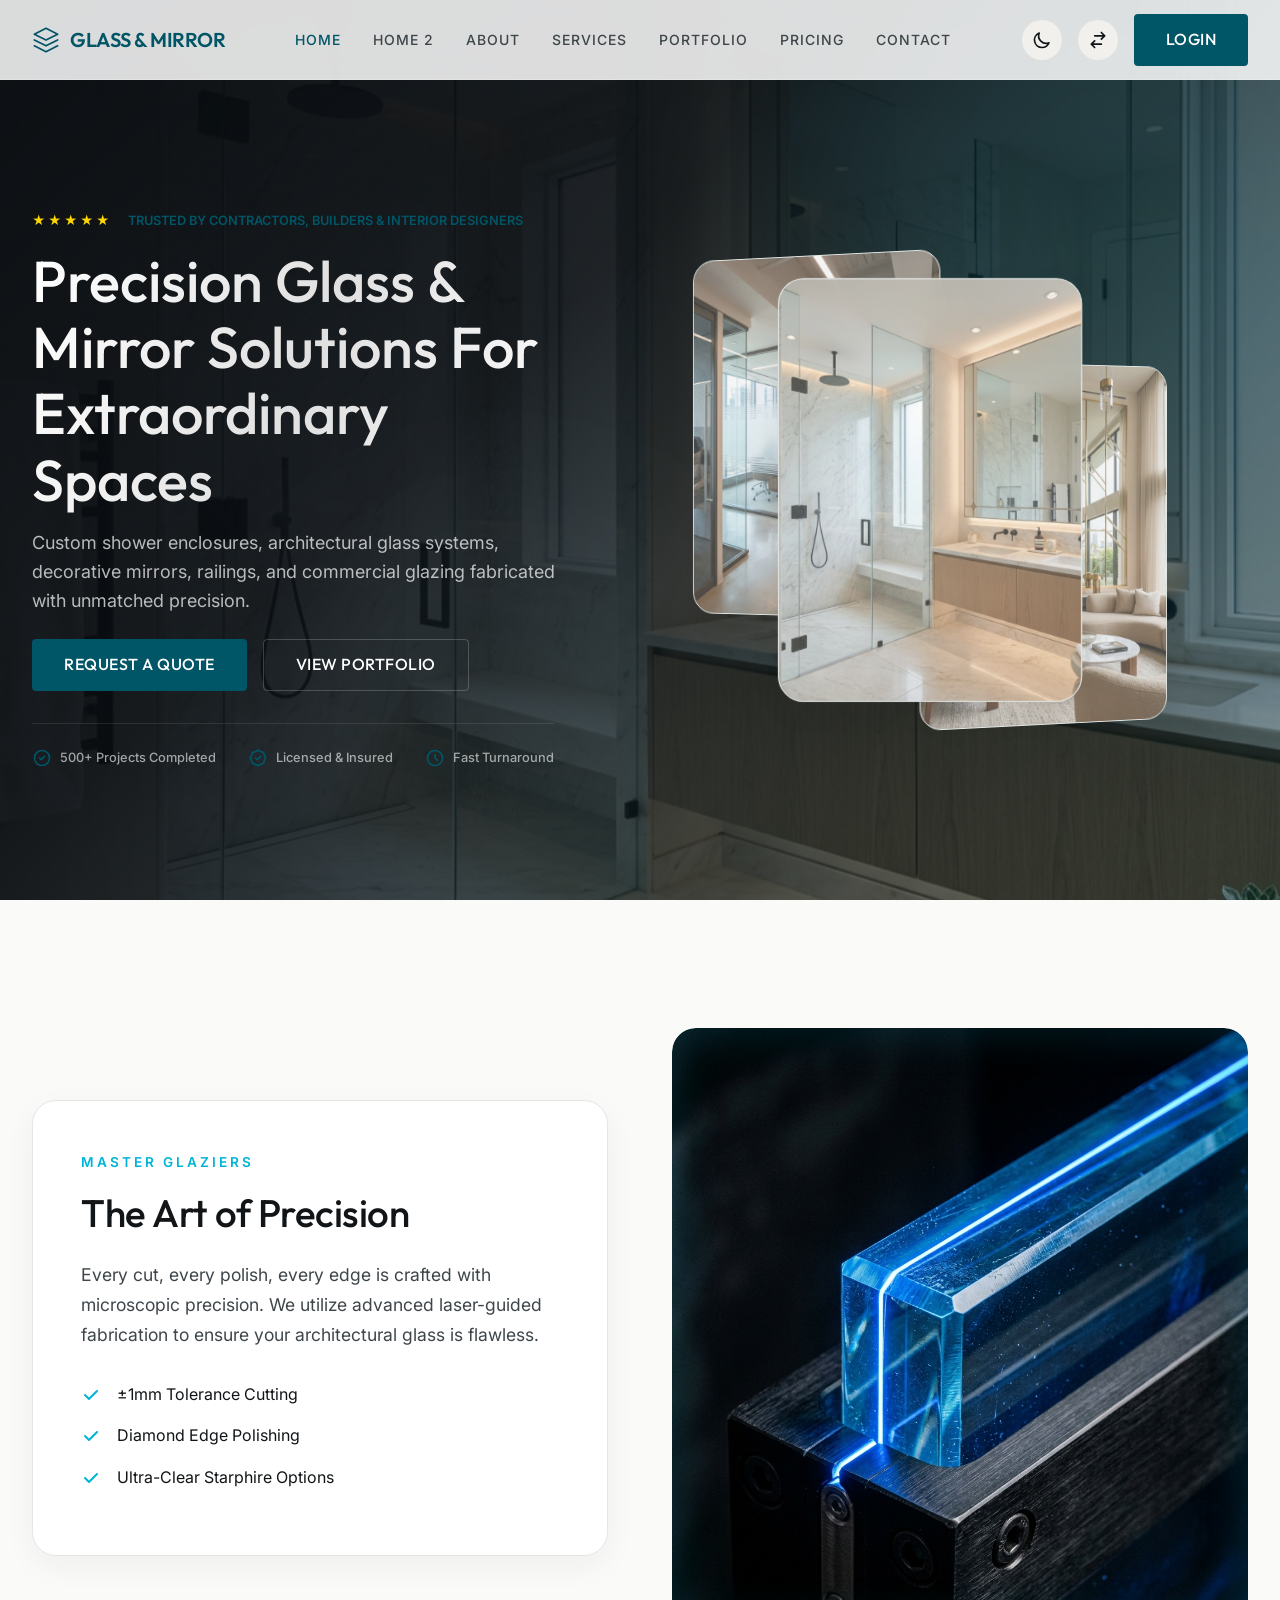
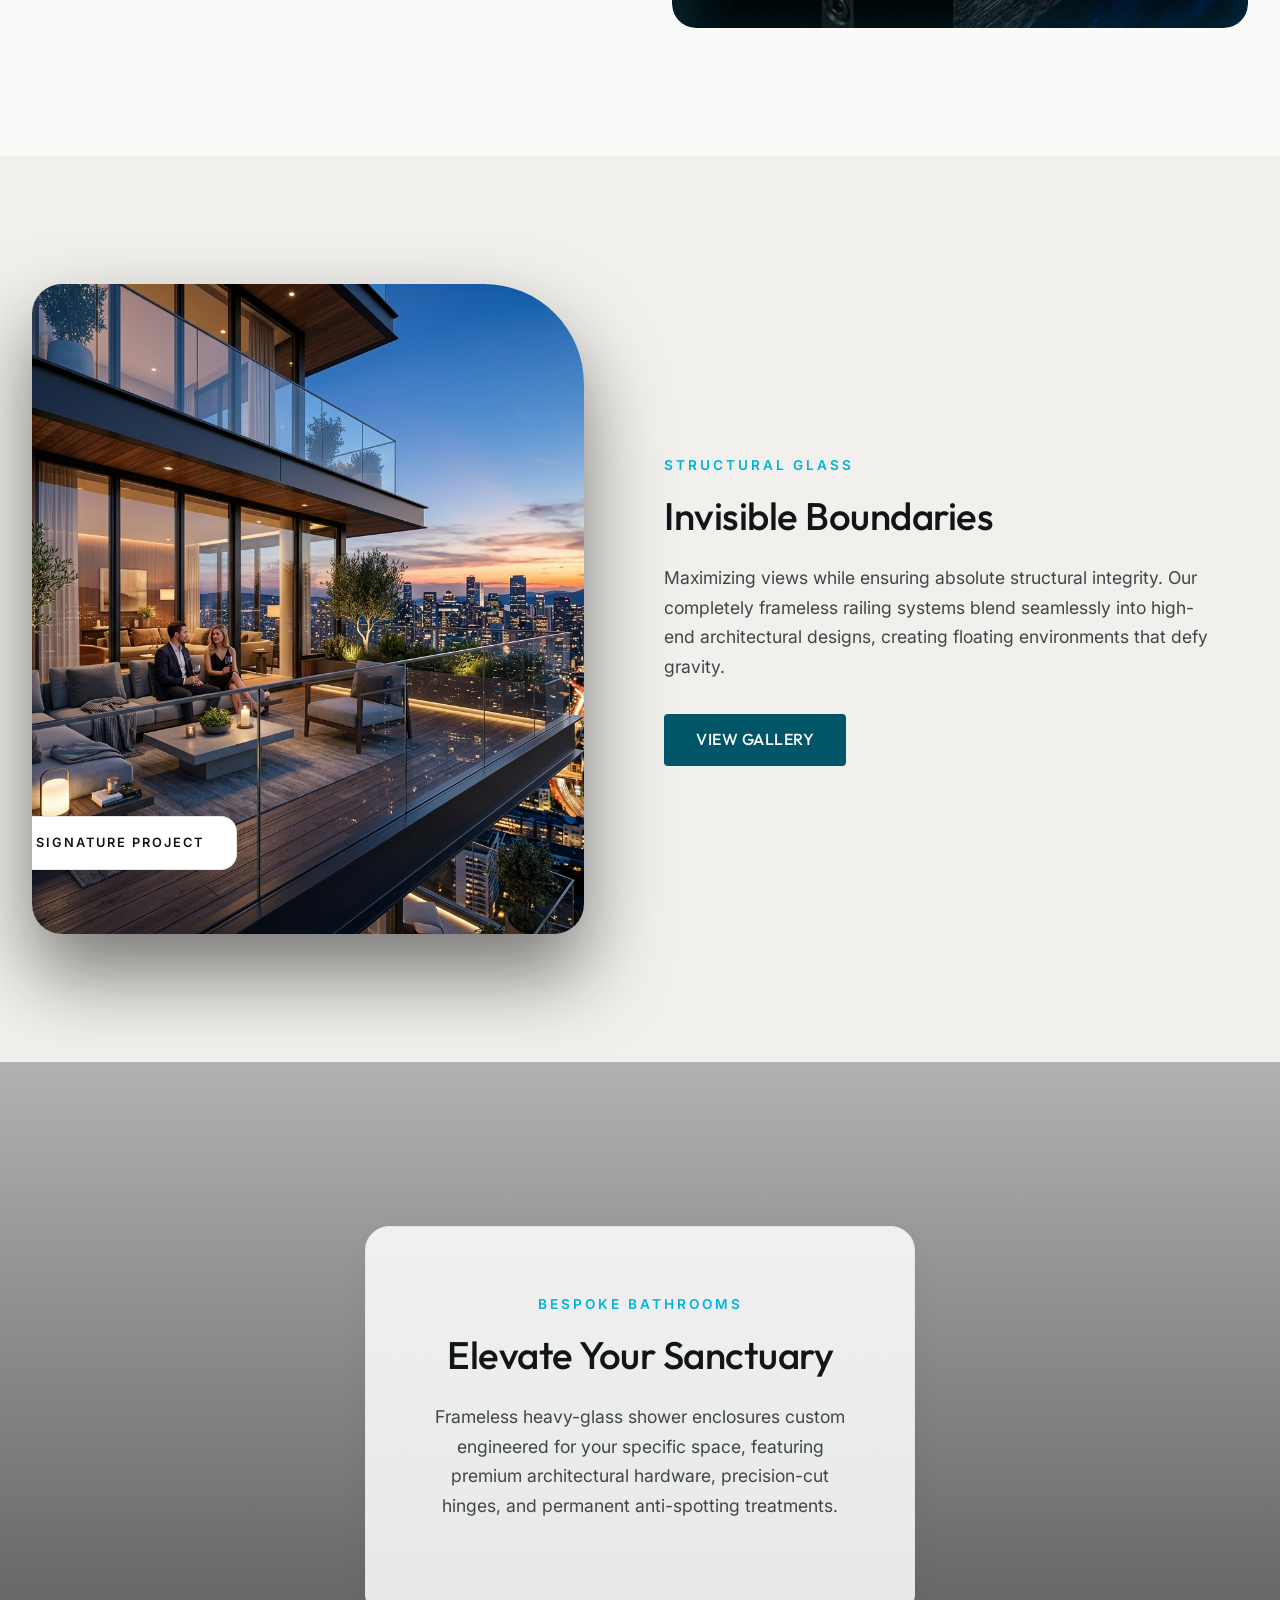
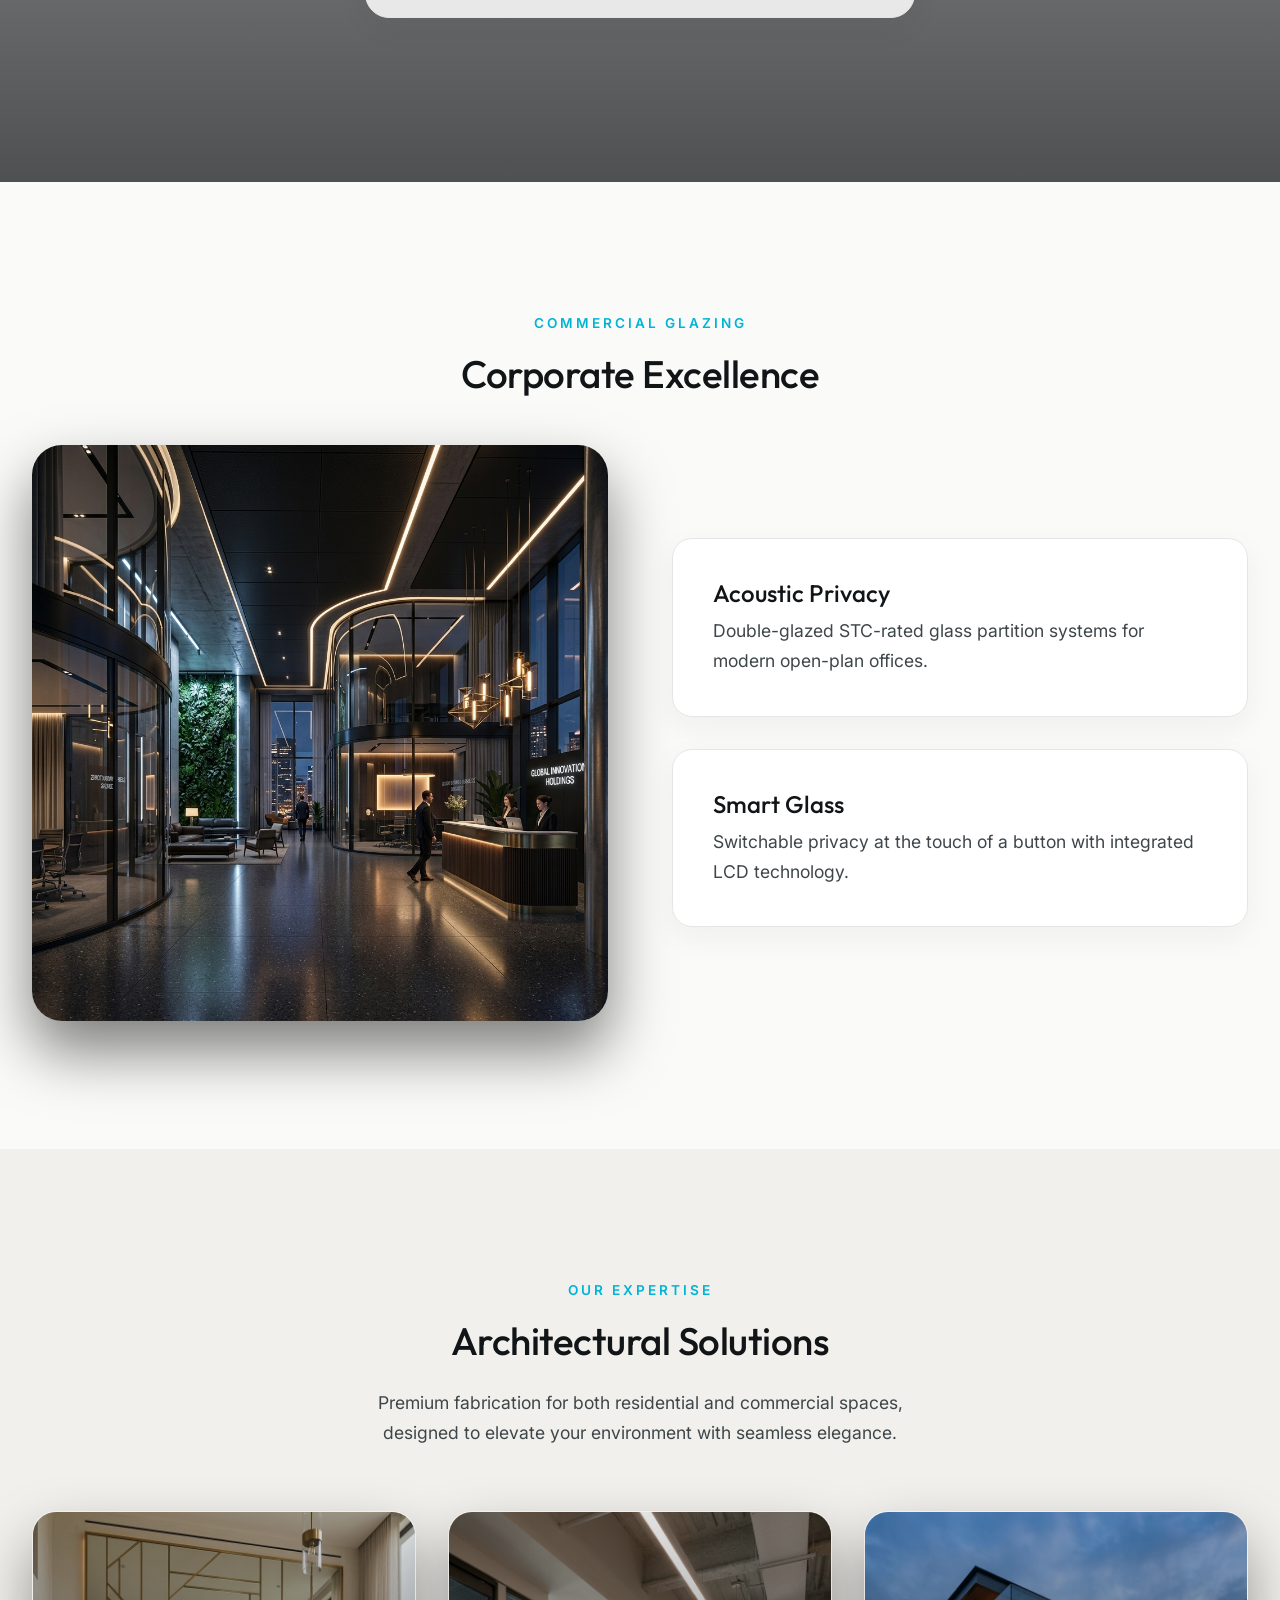
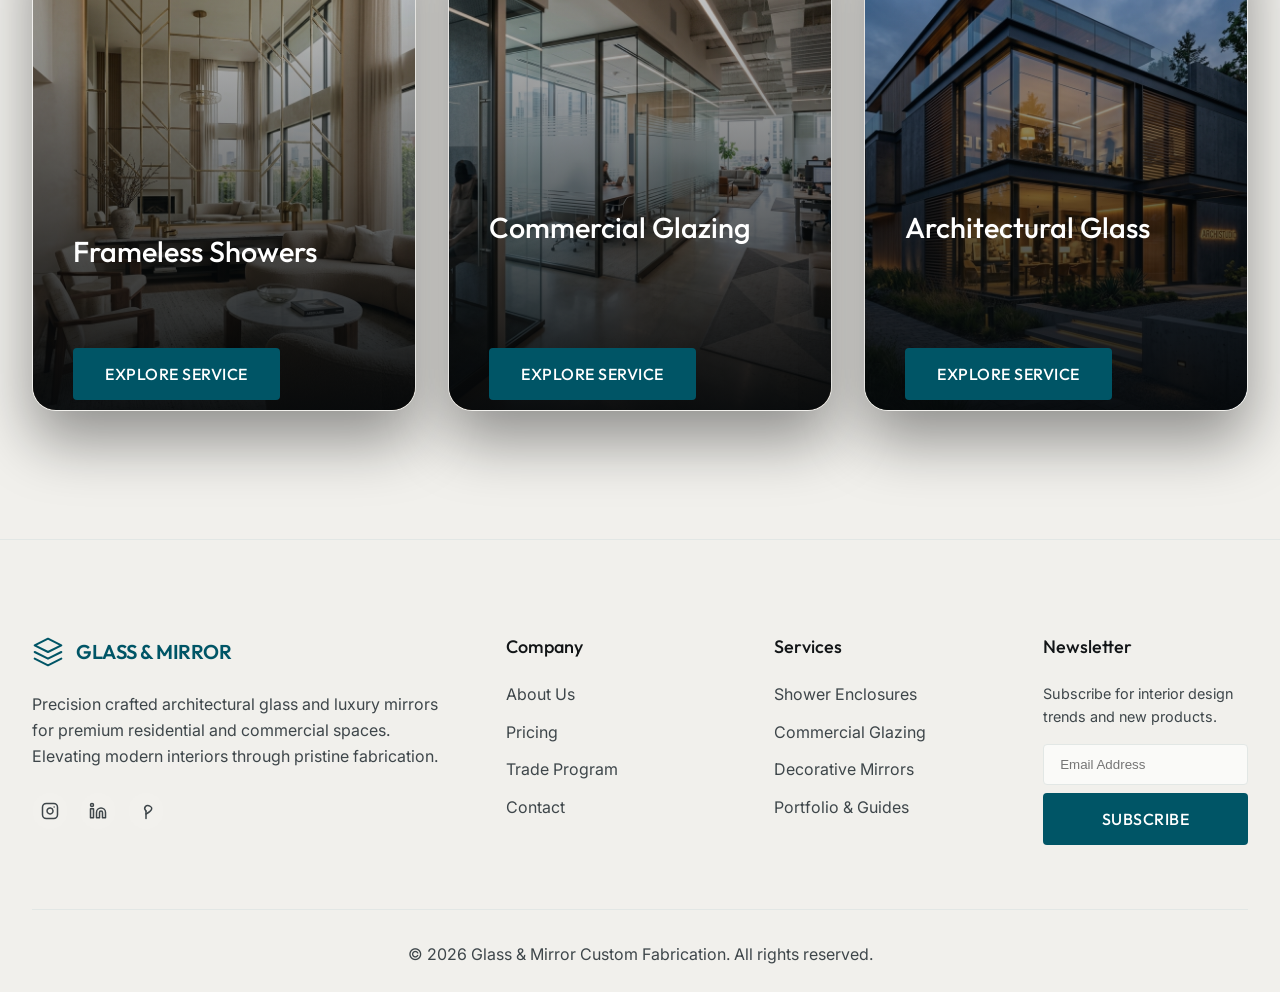
<file: index.html>
<!DOCTYPE html>
<html lang="en" dir="ltr">
<head>
    <meta charset="UTF-8">
    <meta name="viewport" content="width=device-width, initial-scale=1.0">
    <title>Glass & Mirror Custom Fabrication | Premium Architectural Glass</title>
    <meta name="description" content="Custom architectural glass, frameless shower systems, decorative mirrors, and commercial glazing crafted with precision.">
    
    <!-- Fonts -->
    <link rel="preconnect" href="https://fonts.googleapis.com">
    <link rel="preconnect" href="https://fonts.gstatic.com" crossorigin>
    <link href="https://fonts.googleapis.com/css2?family=Inter:wght@400;500&family=Outfit:wght@400;500;600&display=swap" rel="stylesheet">
    
    <!-- CSS -->
    <link rel="stylesheet" href="assets/css/style.css">
    <link rel="stylesheet" href="assets/css/dark-mode.css">
    <link rel="stylesheet" href="assets/css/rtl.css">
    <link rel="icon" type="image/svg+xml" href="assets/images/favicon.svg">
</head>
<body>
    <!-- Navbar -->
    <nav class="navbar">
        <div class="container flex-between">
            <a href="index.html" class="brand" style="display: flex; align-items: center;">
                <svg width="28" height="28" viewBox="0 0 24 24" fill="none" stroke="currentColor" stroke-width="1.5" stroke-linecap="round" stroke-linejoin="round" style="margin-right: 10px;">
                    <polygon points="12 2 2 7 12 12 22 7 12 2"></polygon>
                    <polyline points="2 17 12 22 22 17"></polyline>
                    <polyline points="2 12 12 17 22 12"></polyline>
                </svg>
                Glass & Mirror
            </a>
            
            <ul class="nav-links">
                <li><a href="index.html" class="nav-link active">Home</a></li>
                <li><a href="home-2.html" class="nav-link">Home 2</a></li>
                <li><a href="about.html" class="nav-link">About</a></li>
                <li><a href="services.html" class="nav-link">Services</a></li>
                <li><a href="portfolio.html" class="nav-link">Portfolio</a></li>
                <li><a href="pricing.html" class="nav-link">Pricing</a></li>
                <li><a href="contact.html" class="nav-link">Contact</a></li>
            </ul>
            
            <div class="nav-actions">
                <a href="login.html" class="btn btn-primary">Login</a>
                <button id="darkModeToggle" class="icon-btn" aria-label="Toggle Dark Mode">
                    <svg width="20" height="20" fill="none" stroke="currentColor" viewBox="0 0 24 24" xmlns="http://www.w3.org/2000/svg"><path stroke-linecap="round" stroke-linejoin="round" stroke-width="2" d="M20.354 15.354A9 9 0 018.646 3.646 9.003 9.003 0 0012 21a9.003 9.003 0 008.354-5.646z"></path></svg>
                </button>
                <button id="rtlToggle" class="icon-btn" aria-label="Toggle RTL">
                    <svg width="20" height="20" fill="none" stroke="currentColor" viewBox="0 0 24 24" xmlns="http://www.w3.org/2000/svg"><path stroke-linecap="round" stroke-linejoin="round" stroke-width="2" d="M8 7h12m0 0l-4-4m4 4l-4 4m0 6H4m0 0l4 4m-4-4l4-4"></path></svg>
                </button>
                <button class="mobile-menu-btn icon-btn" aria-label="Menu">
                    <svg width="24" height="24" fill="none" stroke="currentColor" viewBox="0 0 24 24" xmlns="http://www.w3.org/2000/svg"><path stroke-linecap="round" stroke-linejoin="round" stroke-width="2" d="M4 6h16M4 12h16M4 18h16"></path></svg>
                </button>
            </div>
        </div>
    </nav>

    <!-- Ultra-Premium Hero Section -->
    <section class="hero ultra-premium-hero" id="homeHero">
        <div class="hero-bg">
            <img src="assets/images/hero_glass_bathroom.png" alt="Luxury frameless shower enclosure" class="parallax-bg">
        </div>
        <div class="hero-overlay"></div>
        
        <!-- Ambient Volumetric Lights -->
        <div class="ambient-light light-1"></div>
        <div class="ambient-light light-2"></div>
        
        <div class="container hero-container-split">
            <!-- Left Side: Content -->
            <div class="hero-content-left">
                <div class="hero-eyebrow">
                    <span class="star-rating">★★★★★</span>
                    <span>Trusted By Contractors, Builders & Interior Designers</span>
                </div>
                
                <h1 class="hero-title">Precision Glass & Mirror Solutions For Extraordinary Spaces</h1>
                <p class="hero-subtitle">Custom shower enclosures, architectural glass systems, decorative mirrors, railings, and commercial glazing fabricated with unmatched precision.</p>
                
                <div class="hero-buttons">
                    <a href="contact.html" class="btn btn-primary">Request A Quote</a>
                    <a href="#" class="btn btn-secondary">View Portfolio</a>
                </div>
                
                <div class="hero-trust-row">
                    <div class="trust-item">
                        <svg width="20" height="20" fill="none" stroke="currentColor" viewBox="0 0 24 24"><path stroke-linecap="round" stroke-linejoin="round" stroke-width="2" d="M9 12l2 2 4-4m6 2a9 9 0 11-18 0 9 9 0 0118 0z"></path></svg>
                        <span>500+ Projects Completed</span>
                    </div>
                    <div class="trust-item">
                        <svg width="20" height="20" fill="none" stroke="currentColor" viewBox="0 0 24 24"><path stroke-linecap="round" stroke-linejoin="round" stroke-width="2" d="M9 12l2 2 4-4M7.835 4.697a3.42 3.42 0 001.946-.806 3.42 3.42 0 014.438 0 3.42 3.42 0 001.946.806 3.42 3.42 0 013.138 3.138 3.42 3.42 0 00.806 1.946 3.42 3.42 0 010 4.438 3.42 3.42 0 00-.806 1.946 3.42 3.42 0 01-3.138 3.138 3.42 3.42 0 00-1.946.806 3.42 3.42 0 01-4.438 0 3.42 3.42 0 00-1.946-.806 3.42 3.42 0 01-3.138-3.138 3.42 3.42 0 00-.806-1.946 3.42 3.42 0 010-4.438 3.42 3.42 0 00.806-1.946 3.42 3.42 0 013.138-3.138z"></path></svg>
                        <span>Licensed & Insured</span>
                    </div>
                    <div class="trust-item">
                        <svg width="20" height="20" fill="none" stroke="currentColor" viewBox="0 0 24 24"><path stroke-linecap="round" stroke-linejoin="round" stroke-width="2" d="M12 8v4l3 3m6-3a9 9 0 11-18 0 9 9 0 0118 0z"></path></svg>
                        <span>Fast Turnaround</span>
                    </div>
                </div>
            </div>
            
            <!-- Right Side: 3D Showcase -->
            <div class="hero-showcase-right" id="heroShowcase">
                <div class="glass-layer panel-back">
                    <img src="assets/images/commercial_glass_office.png" alt="Commercial Glass Office" class="showcase-reflection">
                </div>
                <div class="glass-layer panel-mid">
                    <img src="assets/images/decorative_mirror_installation.png" alt="Decorative Mirror" class="showcase-reflection">
                    <div class="glint"></div>
                </div>
                <div class="glass-layer panel-front">
                    <img src="assets/images/hero_glass_bathroom.png" alt="Showcase reflection" class="showcase-reflection">
                </div>
            </div>
        </div>
    </section>

    <!-- SECTION 1: The Art of Craftsmanship -->
    <section class="premium-section sec-craftsmanship">
        <div class="container grid grid-2" style="align-items: center; gap: 4rem;">
            <div class="glass-card reveal reveal-right">
                <span class="eyebrow">Master Glaziers</span>
                <h2>The Art of Precision</h2>
                <p>Every cut, every polish, every edge is crafted with microscopic precision. We utilize advanced laser-guided fabrication to ensure your architectural glass is flawless.</p>
                <ul class="check-list">
                    <li><svg width="20" height="20" fill="currentColor" viewBox="0 0 20 20"><path fill-rule="evenodd" d="M16.707 5.293a1 1 0 010 1.414l-8 8a1 1 0 01-1.414 0l-4-4a1 1 0 011.414-1.414L8 12.586l7.293-7.293a1 1 0 011.414 0z" clip-rule="evenodd"></path></svg> ±1mm Tolerance Cutting</li>
                    <li><svg width="20" height="20" fill="currentColor" viewBox="0 0 20 20"><path fill-rule="evenodd" d="M16.707 5.293a1 1 0 010 1.414l-8 8a1 1 0 01-1.414 0l-4-4a1 1 0 011.414-1.414L8 12.586l7.293-7.293a1 1 0 011.414 0z" clip-rule="evenodd"></path></svg> Diamond Edge Polishing</li>
                    <li><svg width="20" height="20" fill="currentColor" viewBox="0 0 20 20"><path fill-rule="evenodd" d="M16.707 5.293a1 1 0 010 1.414l-8 8a1 1 0 01-1.414 0l-4-4a1 1 0 011.414-1.414L8 12.586l7.293-7.293a1 1 0 011.414 0z" clip-rule="evenodd"></path></svg> Ultra-Clear Starphire Options</li>
                </ul>
            </div>
            <div class="reveal reveal-left">
                <div class="image-wrapper glow-effect">
                    <img src="assets/images/craftsmanship_glass.png" alt="Precision glass cutting edge">
                </div>
            </div>
        </div>
    </section>

    <!-- SECTION 2: Signature Installations -->
    <section class="premium-section sec-signature">
        <div class="container split-gallery">
            <div class="gallery-image reveal reveal-scale">
                <img src="assets/images/penthouse_railings.png" alt="Luxury penthouse glass railings">
                <div class="glass-badge">Signature Project</div>
            </div>
            <div class="gallery-content reveal reveal-up">
                <span class="eyebrow">Structural Glass</span>
                <h2>Invisible Boundaries</h2>
                <p>Maximizing views while ensuring absolute structural integrity. Our completely frameless railing systems blend seamlessly into high-end architectural designs, creating floating environments that defy gravity.</p>
                <a href="portfolio.html" class="btn-text">View Gallery <svg width="20" height="20" fill="none" stroke="currentColor" viewBox="0 0 24 24"><path stroke-linecap="round" stroke-linejoin="round" stroke-width="2" d="M17 8l4 4m0 0l-4 4m4-4H3"></path></svg></a>
            </div>
        </div>
    </section>

    <!-- SECTION 3: The Sanctuary -->
    <section class="premium-section sec-sanctuary">
        <div class="parallax-banner" style="background-image: url('assets/images/luxury_shower.png');">
            
            <div class="container" style="display: flex; justify-content: center; position: relative; z-index: 2;">
                <div class="floating-info-card reveal reveal-up" style="text-align: center;">
                    <span class="eyebrow" style="justify-content: center;">Bespoke Bathrooms</span>
                    <h2>Elevate Your Sanctuary</h2>
                    <p>Frameless heavy-glass shower enclosures custom engineered for your specific space, featuring premium architectural hardware, precision-cut hinges, and permanent anti-spotting treatments.</p>
                </div>
            </div>
        </div>
    </section>

    <!-- SECTION 4: Corporate Excellence -->
    <section class="premium-section sec-corporate">
        <div class="container">
            <div class="text-center reveal reveal-up">
                <span class="eyebrow">Commercial Glazing</span>
                <h2>Corporate Excellence</h2>
            </div>
            <div class="grid grid-2 align-center" style="margin-top: 3rem; gap: 4rem;">
                <div class="reveal reveal-scale">
                    <img src="assets/images/office_partitions.png" alt="Office glass partitions" style="width: 100%; height: auto; border-radius: 30px; box-shadow: 0 30px 60px rgba(0,0,0,0.5);">
                </div>
                <div style="display: flex; flex-direction: column; gap: 2rem;">
                    <div class="glass-card reveal reveal-right" style="padding: 2.5rem; border-radius: 20px;">
                        <h3 style="color: var(--text-primary); font-size: 1.5rem; margin-bottom: 0.5rem;">Acoustic Privacy</h3>
                        <p style="color: var(--text-secondary); margin-bottom: 0;">Double-glazed STC-rated glass partition systems for modern open-plan offices.</p>
                    </div>
                    <div class="glass-card reveal reveal-right" style="transition-delay: 0.2s; padding: 2.5rem; border-radius: 20px;">
                        <h3 style="color: var(--text-primary); font-size: 1.5rem; margin-bottom: 0.5rem;">Smart Glass</h3>
                        <p style="color: var(--text-secondary); margin-bottom: 0;">Switchable privacy at the touch of a button with integrated LCD technology.</p>
                    </div>
                </div>
            </div>
        </div>
    </section>

    <!-- SECTION 5: Premium Services Gallery -->
    <section class="premium-section sec-services" id="services">
        <div class="container">
            <div class="text-center reveal reveal-up" style="margin-bottom: 4rem;">
                <span class="eyebrow">Our Expertise</span>
                <h2>Architectural Solutions</h2>
                <p style="max-width: 600px; margin: 0 auto;">Premium fabrication for both residential and commercial spaces, designed to elevate your environment with seamless elegance.</p>
            </div>
            
            <div class="service-gallery-grid">
                <!-- Card 1 -->
                <a href="services.html" class="service-glass-card reveal reveal-scale">
                    <img src="assets/images/decorative_mirror_installation.png" alt="Frameless Showers">
                    <div class="card-overlay">
                        <div class="content">
                            <h3>Frameless Showers</h3>
                            <p>Luxury spa aesthetics precision engineered for your modern bathroom.</p>
                            <span class="explore-link">Explore Service <svg width="20" height="20" fill="none" stroke="currentColor" viewBox="0 0 24 24"><path stroke-linecap="round" stroke-linejoin="round" stroke-width="2" d="M17 8l4 4m0 0l-4 4m4-4H3"></path></svg></span>
                        </div>
                    </div>
                </a>
                <!-- Card 2 -->
                <a href="services.html" class="service-glass-card reveal reveal-up" style="transition-delay: 0.1s">
                    <img src="assets/images/commercial_glass_office.png" alt="Commercial Glazing">
                    <div class="card-overlay">
                        <div class="content">
                            <h3>Commercial Glazing</h3>
                            <p>High-performance interior glass partitions engineered for modern businesses.</p>
                            <span class="explore-link">Explore Service <svg width="20" height="20" fill="none" stroke="currentColor" viewBox="0 0 24 24"><path stroke-linecap="round" stroke-linejoin="round" stroke-width="2" d="M17 8l4 4m0 0l-4 4m4-4H3"></path></svg></span>
                        </div>
                    </div>
                </a>
                <!-- Card 3 -->
                <a href="services.html" class="service-glass-card reveal reveal-scale" style="transition-delay: 0.2s">
                    <img src="assets/images/contact_exterior.png" alt="Architectural Glass">
                    <div class="card-overlay">
                        <div class="content">
                            <h3>Architectural Glass</h3>
                            <p>Bespoke mirrors, railings, and wine cellars fabricated to exact specifications.</p>
                            <span class="explore-link">Explore Service <svg width="20" height="20" fill="none" stroke="currentColor" viewBox="0 0 24 24"><path stroke-linecap="round" stroke-linejoin="round" stroke-width="2" d="M17 8l4 4m0 0l-4 4m4-4H3"></path></svg></span>
                        </div>
                    </div>
                </a>
            </div>
        </div>
    </section>

    <!-- Footer -->
    <footer class="footer">
        <div class="container">
            <div class="footer-grid">
                <div>
                    <a href="index.html" class="footer-brand" style="display: flex; align-items: center;">
                        <svg width="32" height="32" viewBox="0 0 24 24" fill="none" stroke="currentColor" stroke-width="1.5" stroke-linecap="round" stroke-linejoin="round" style="margin-right: 12px;">
                            <polygon points="12 2 2 7 12 12 22 7 12 2"></polygon>
                            <polyline points="2 17 12 22 22 17"></polyline>
                            <polyline points="2 12 12 17 22 12"></polyline>
                        </svg>
                        Glass & Mirror
                    </a>
                    <p>Precision crafted architectural glass and luxury mirrors for premium residential and commercial spaces. Elevating modern interiors through pristine fabrication.</p>
                    <div class="footer-socials" style="margin-top: 1.5rem; display: flex; gap: 0.75rem;">
                        <a href="#" class="social-icon" aria-label="Instagram">
                            <svg width="18" height="18" fill="none" stroke="currentColor" stroke-width="2" stroke-linecap="round" stroke-linejoin="round" viewBox="0 0 24 24"><rect x="2" y="2" width="20" height="20" rx="5" ry="5"></rect><path d="M16 11.37A4 4 0 1112.63 8 4 4 0 0116 11.37z"></path><line x1="17.5" y1="6.5" x2="17.51" y2="6.5"></line></svg>
                        </a>
                        <a href="#" class="social-icon" aria-label="LinkedIn">
                            <svg width="18" height="18" fill="none" stroke="currentColor" stroke-width="2" stroke-linecap="round" stroke-linejoin="round" viewBox="0 0 24 24"><path d="M16 8a6 6 0 016 6v7h-4v-7a2 2 0 00-2-2 2 2 0 00-2 2v7h-4v-7a6 6 0 016-6z"></path><rect x="2" y="9" width="4" height="12"></rect><circle cx="4" cy="4" r="2"></circle></svg>
                        </a>
                        <a href="#" class="social-icon" aria-label="Pinterest">
                            <svg width="18" height="18" fill="none" stroke="currentColor" stroke-width="2" stroke-linecap="round" stroke-linejoin="round" viewBox="0 0 24 24"><line x1="12" y1="12" x2="12" y2="22"></line><path d="M12 12c-4-4 0-10 6-6s-6 10-6 10"></path></svg>
                        </a>
                    </div>
                </div>
                <div>
                    <h5 class="footer-title">Company</h5>
                    <ul class="footer-links">
                        <li><a href="about.html">About Us</a></li>
                        <li><a href="pricing.html">Pricing</a></li>
                        <li><a href="#">Trade Program</a></li>
                        <li><a href="contact.html">Contact</a></li>
                    </ul>
                </div>
                <div>
                    <h5 class="footer-title">Services</h5>
                    <ul class="footer-links">
                        <li><a href="services.html">Shower Enclosures</a></li>
                        <li><a href="services.html">Commercial Glazing</a></li>
                        <li><a href="services.html">Decorative Mirrors</a></li>
                        <li><a href="portfolio.html">Portfolio & Guides</a></li>
                    </ul>
                </div>
                <div>
                    <h5 class="footer-title">Newsletter</h5>
                    <p style="margin-bottom: 1rem; color: var(--text-secondary); font-size: 0.9rem;">Subscribe for interior design trends and new products.</p>
                    <form class="newsletter-form" style="display: flex; gap: 0.5rem; flex-direction: column;">
                        <input type="email" placeholder="Email Address" required style="padding: 0.75rem 1rem; border-radius: 4px; border: 1px solid var(--border-color); background: var(--bg-primary); color: var(--text-primary); width: 100%; outline: none; transition: 0.3s;">
                        <button type="submit" class="btn btn-primary" style="padding: 0.75rem 1rem; width: 100%; justify-content: center;">Subscribe</button>
                    </form>
                </div>
            </div>
            <div class="footer-bottom">
                <p>&copy; 2026 Glass & Mirror Custom Fabrication. All rights reserved.</p>
            </div>
        </div>
    </footer>

    <!-- Back to Top -->
    <button id="backToTop" class="back-to-top" aria-label="Back to Top">
        <svg width="24" height="24" fill="none" stroke="currentColor" viewBox="0 0 24 24" xmlns="http://www.w3.org/2000/svg"><path stroke-linecap="round" stroke-linejoin="round" stroke-width="2" d="M5 15l7-7 7 7"></path></svg>
    </button>

    <!-- JS -->
    <script src="assets/js/main.js"></script>
</body>
</html>
</file>
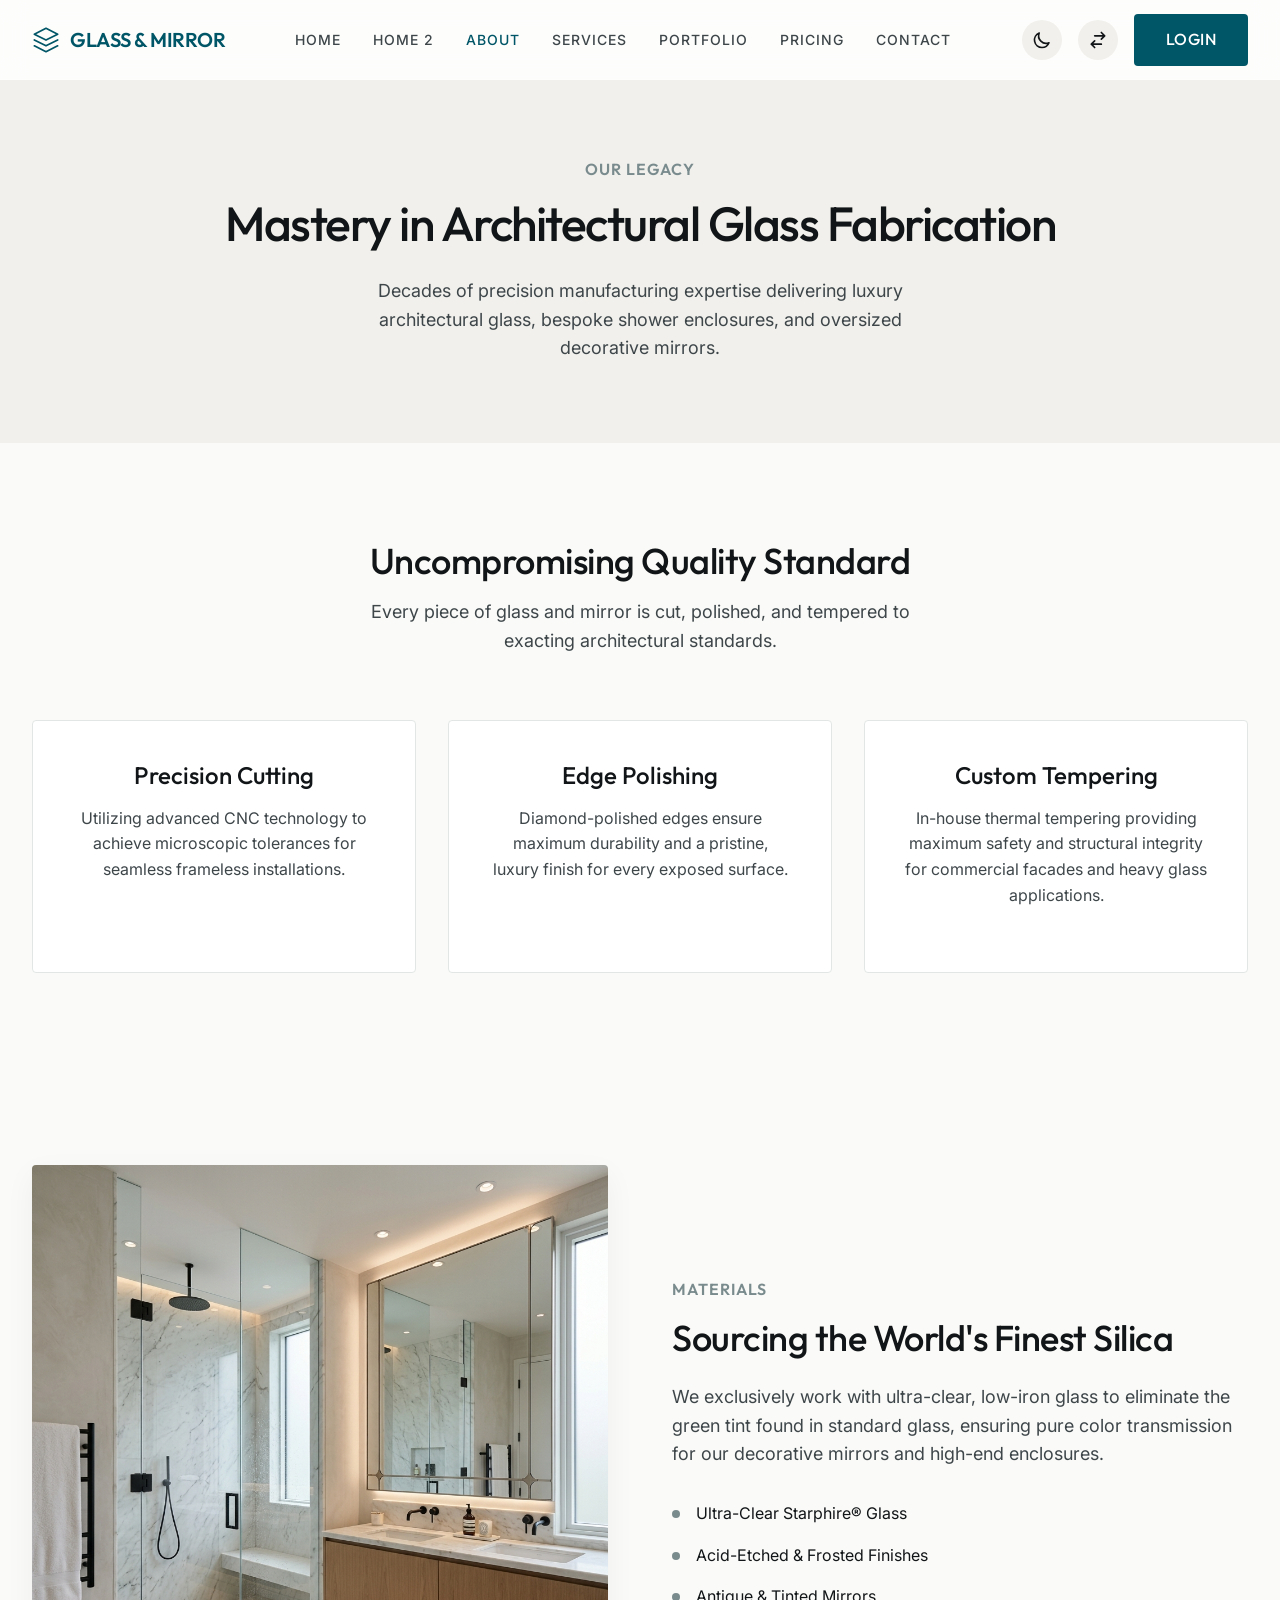
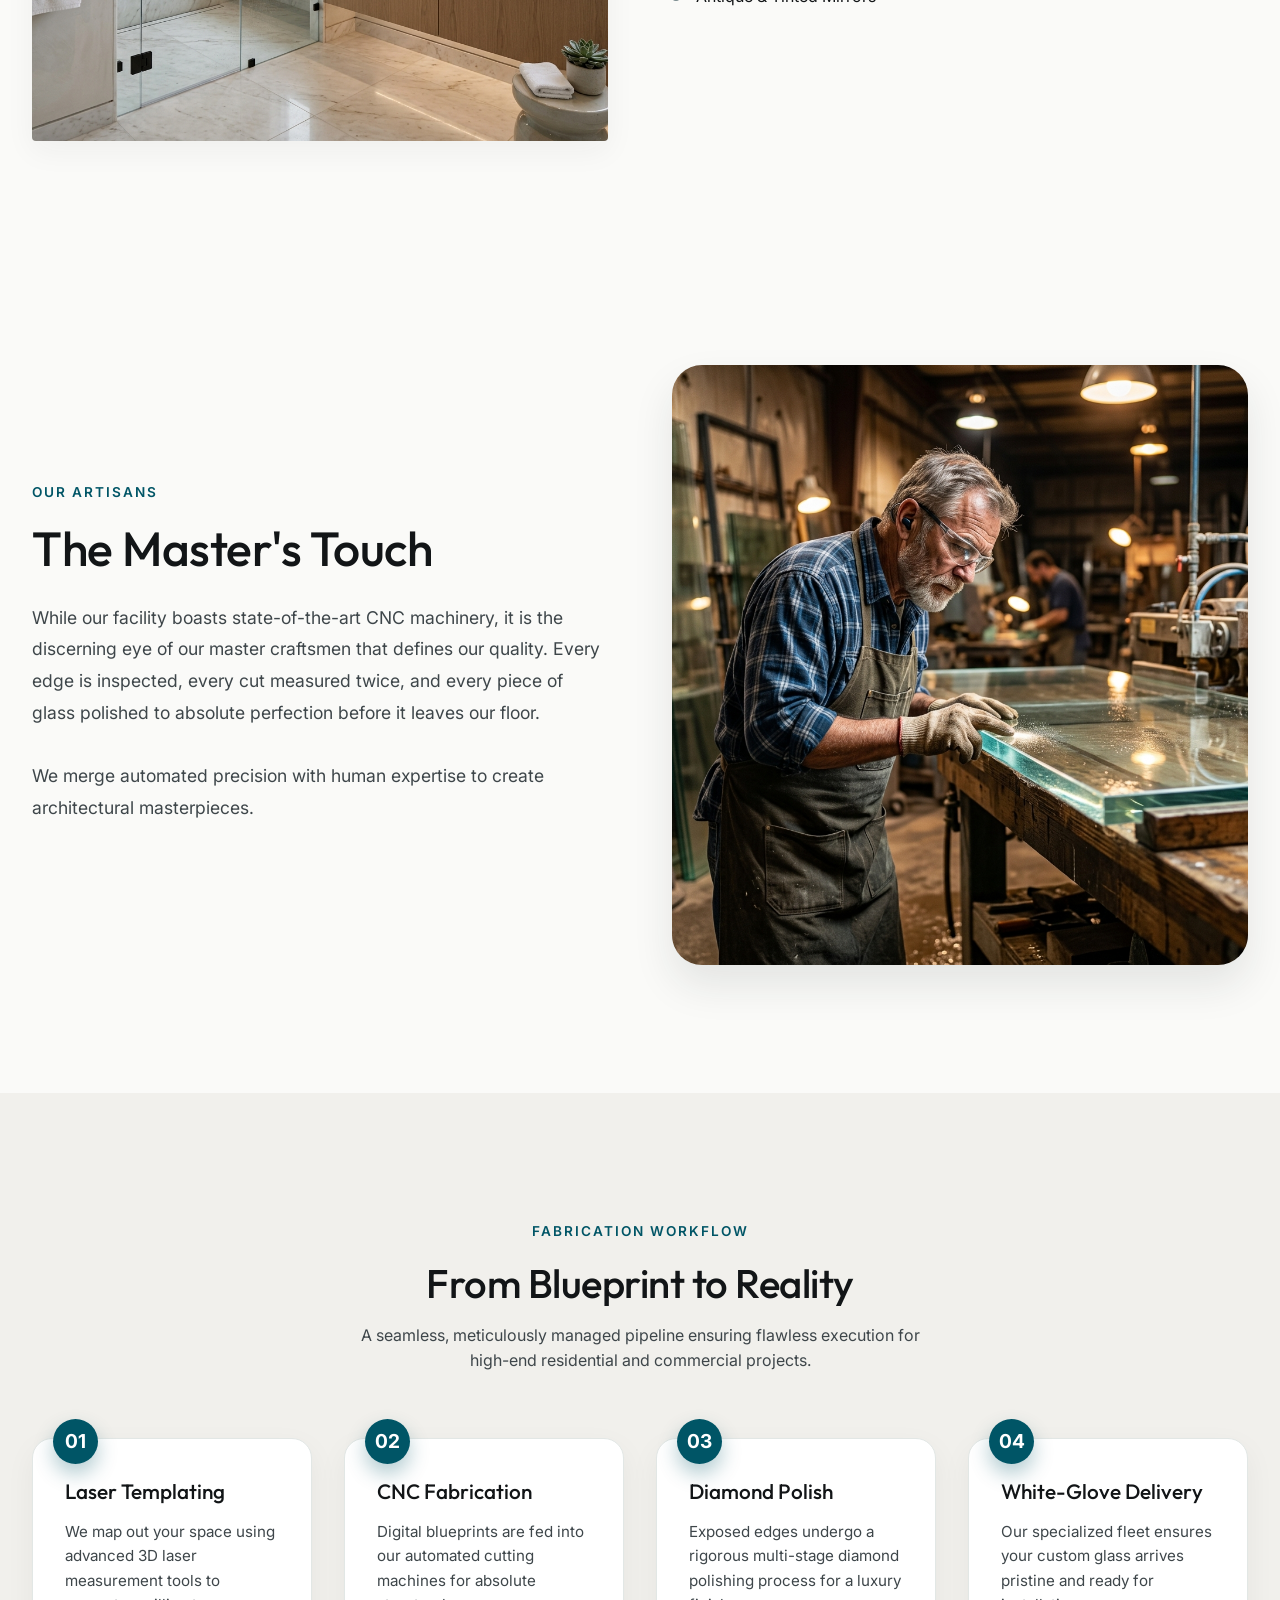
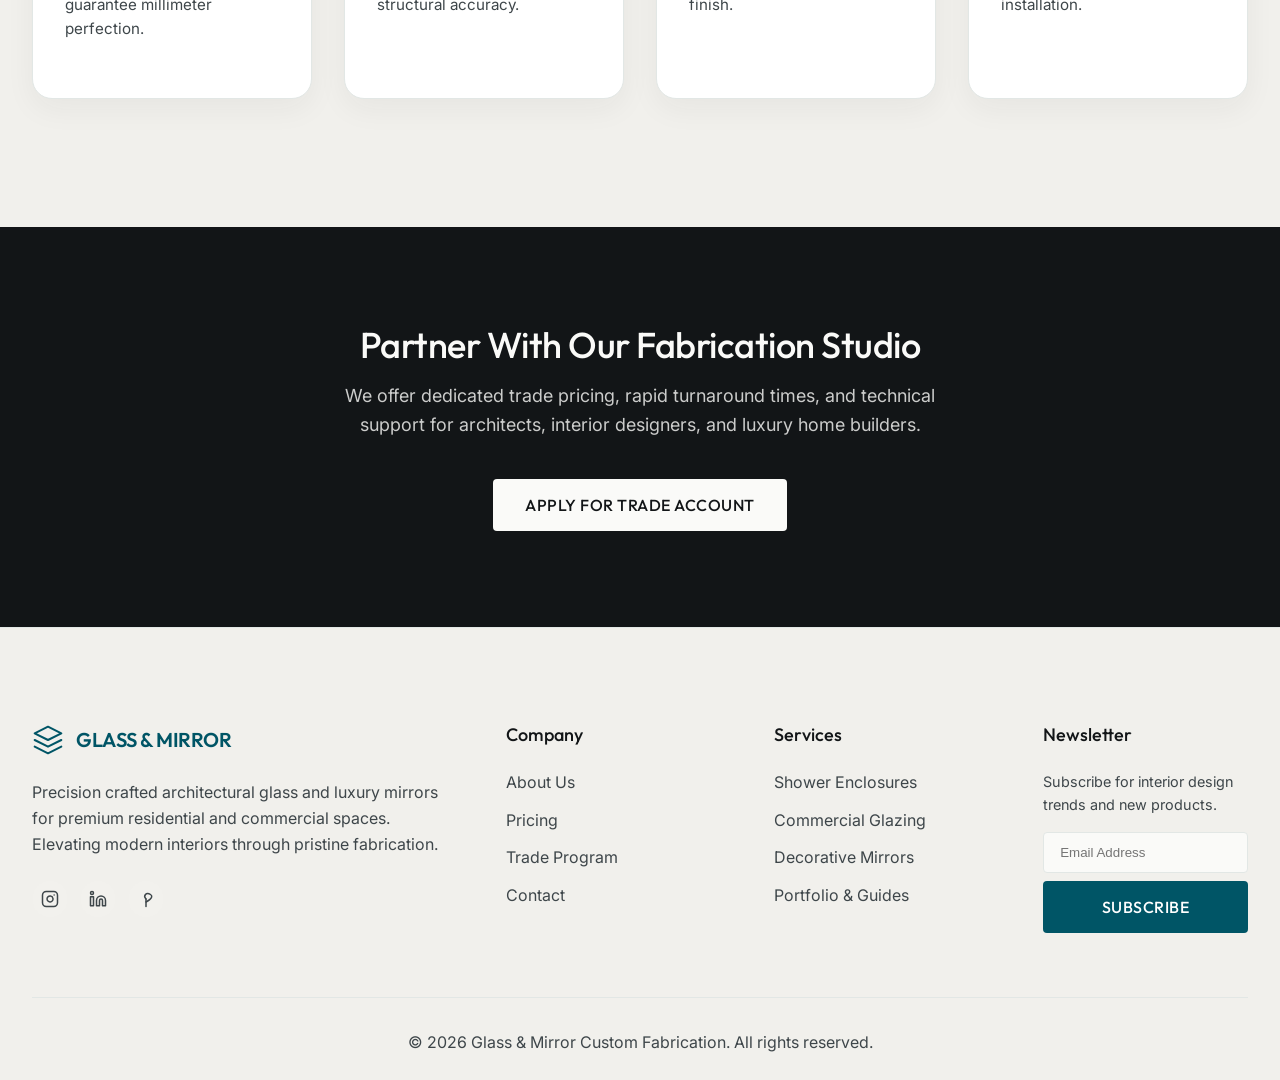
<file: about.html>
<!DOCTYPE html>
<html lang="en" dir="ltr">
<head>
    <meta charset="UTF-8">
    <meta name="viewport" content="width=device-width, initial-scale=1.0">
    <title>About Us | Glass & Mirror Custom Fabrication</title>
    <link href="https://fonts.googleapis.com/css2?family=Inter:wght@400;500&family=Outfit:wght@400;500;600&display=swap" rel="stylesheet">
    <link rel="stylesheet" href="assets/css/style.css">
    <link rel="stylesheet" href="assets/css/dark-mode.css">
    <link rel="stylesheet" href="assets/css/rtl.css">
    <link rel="icon" type="image/svg+xml" href="assets/images/favicon.svg">
</head>
<body>
    <!-- Navbar -->
    <nav class="navbar">
        <div class="container flex-between">
            <a href="index.html" class="brand" style="display: flex; align-items: center;">
                <svg width="28" height="28" viewBox="0 0 24 24" fill="none" stroke="currentColor" stroke-width="1.5" stroke-linecap="round" stroke-linejoin="round" style="margin-right: 10px;">
                    <polygon points="12 2 2 7 12 12 22 7 12 2"></polygon>
                    <polyline points="2 17 12 22 22 17"></polyline>
                    <polyline points="2 12 12 17 22 12"></polyline>
                </svg>
                Glass & Mirror
            </a>
            <ul class="nav-links">
                <li><a href="index.html" class="nav-link">Home</a></li>
                <li><a href="home-2.html" class="nav-link">Home 2</a></li>
                <li><a href="about.html" class="nav-link active">About</a></li>
                <li><a href="services.html" class="nav-link">Services</a></li>
                <li><a href="portfolio.html" class="nav-link">Portfolio</a></li>
                <li><a href="pricing.html" class="nav-link">Pricing</a></li>
                <li><a href="contact.html" class="nav-link">Contact</a></li>
            </ul>
            <div class="nav-actions">
                <a href="login.html" class="btn btn-primary">Login</a>
                <button id="darkModeToggle" class="icon-btn" aria-label="Toggle Dark Mode">
                    <svg width="20" height="20" fill="none" stroke="currentColor" viewBox="0 0 24 24" xmlns="http://www.w3.org/2000/svg"><path stroke-linecap="round" stroke-linejoin="round" stroke-width="2" d="M20.354 15.354A9 9 0 018.646 3.646 9.003 9.003 0 0012 21a9.003 9.003 0 008.354-5.646z"></path></svg>
                </button>
                <button id="rtlToggle" class="icon-btn" aria-label="Toggle RTL">
                    <svg width="20" height="20" fill="none" stroke="currentColor" viewBox="0 0 24 24" xmlns="http://www.w3.org/2000/svg"><path stroke-linecap="round" stroke-linejoin="round" stroke-width="2" d="M8 7h12m0 0l-4-4m4 4l-4 4m0 6H4m0 0l4 4m-4-4l4-4"></path></svg>
                </button>
                <button class="mobile-menu-btn icon-btn" aria-label="Menu">
                    <svg width="24" height="24" fill="none" stroke="currentColor" viewBox="0 0 24 24" xmlns="http://www.w3.org/2000/svg"><path stroke-linecap="round" stroke-linejoin="round" stroke-width="2" d="M4 6h16M4 12h16M4 18h16"></path></svg>
                </button>
            </div>
        </div>
    </nav>

    <!-- Section 1: Hero -->
    <section class="section section-bg" style="padding-top: 160px; padding-bottom: 80px; text-align: center;">
        <div class="container reveal">
            <h6 style="color: var(--accent-primary); margin-bottom: 1rem;">Our Legacy</h6>
            <h1 class="hero-title" style="font-size: 48px;">Mastery in Architectural Glass Fabrication</h1>
            <p class="hero-subtitle" style="max-width: 600px; margin: 0 auto;">Decades of precision manufacturing expertise delivering luxury architectural glass, bespoke shower enclosures, and oversized decorative mirrors.</p>
        </div>
    </section>

    <!-- Section 2: Core Expertise (Grid) -->
    <section class="section">
        <div class="container">
            <div class="text-center reveal" style="margin-bottom: 4rem;">
                <h2>Uncompromising Quality Standard</h2>
                <p class="text-large" style="max-width: 600px; margin: 0 auto;">Every piece of glass and mirror is cut, polished, and tempered to exacting architectural standards.</p>
            </div>
            <div class="grid grid-3 reveal">
                <div class="card" style="text-align: center;">
                    <div class="card-body">
                        <h4 class="card-title">Precision Cutting</h4>
                        <p class="card-text">Utilizing advanced CNC technology to achieve microscopic tolerances for seamless frameless installations.</p>
                    </div>
                </div>
                <div class="card" style="text-align: center;">
                    <div class="card-body">
                        <h4 class="card-title">Edge Polishing</h4>
                        <p class="card-text">Diamond-polished edges ensure maximum durability and a pristine, luxury finish for every exposed surface.</p>
                    </div>
                </div>
                <div class="card" style="text-align: center;">
                    <div class="card-body">
                        <h4 class="card-title">Custom Tempering</h4>
                        <p class="card-text">In-house thermal tempering providing maximum safety and structural integrity for commercial facades and heavy glass applications.</p>
                    </div>
                </div>
            </div>
        </div>
    </section>

    <!-- Section 3: Material Showcase (Offset Layout) -->
    <section class="section">
        <div class="container">
            <div class="grid grid-2 align-center reveal" style="gap: 4rem;">
                <div style="flex: 1;">
                    <img src="assets/images/hero_glass_bathroom.png" alt="Shower Enclosure" style="border-radius: 4px; box-shadow: var(--shadow-soft);">
                </div>
                <div style="flex: 1; padding: 2rem 0;">
                    <h6>Materials</h6>
                    <h2 style="margin-bottom: 1.5rem;">Sourcing the World's Finest Silica</h2>
                    <p class="text-large">We exclusively work with ultra-clear, low-iron glass to eliminate the green tint found in standard glass, ensuring pure color transmission for our decorative mirrors and high-end enclosures.</p>
                    <ul style="list-style: none; margin-top: 2rem;">
                        <li style="margin-bottom: 1rem; display: flex; align-items: center; gap: 1rem;">
                            <span style="display: block; width: 8px; height: 8px; border-radius: 50%; background: var(--accent-primary);"></span>
                            Ultra-Clear Starphire® Glass
                        </li>
                        <li style="margin-bottom: 1rem; display: flex; align-items: center; gap: 1rem;">
                            <span style="display: block; width: 8px; height: 8px; border-radius: 50%; background: var(--accent-primary);"></span>
                            Acid-Etched & Frosted Finishes
                        </li>
                        <li style="margin-bottom: 1rem; display: flex; align-items: center; gap: 1rem;">
                            <span style="display: block; width: 8px; height: 8px; border-radius: 50%; background: var(--accent-primary);"></span>
                            Antique & Tinted Mirrors
                        </li>
                    </ul>
                </div>
            </div>
        </div>
    </section>

    <!-- New Section 1: The Artisan's Touch -->
    <section class="sec-artisan">
        <div class="container">
            <div class="artisan-grid">
                <div class="artisan-content reveal reveal-left">
                    <span class="eyebrow" style="color: var(--accent-premium); letter-spacing: 2px; text-transform: uppercase; font-weight: 600; font-size: 0.85rem; margin-bottom: 1rem; display: block;">Our Artisans</span>
                    <h2 style="font-size: 3rem; margin-bottom: 1.5rem; color: var(--text-primary); line-height: 1.2;">The Master's Touch</h2>
                    <p style="color: var(--text-secondary); margin-bottom: 2rem; line-height: 1.8; font-size: 1.1rem;">While our facility boasts state-of-the-art CNC machinery, it is the discerning eye of our master craftsmen that defines our quality. Every edge is inspected, every cut measured twice, and every piece of glass polished to absolute perfection before it leaves our floor.</p>
                    <p style="color: var(--text-secondary); line-height: 1.8; font-size: 1.1rem;">We merge automated precision with human expertise to create architectural masterpieces.</p>
                </div>
                <div class="artisan-image-wrapper reveal reveal-right">
                    <img src="assets/images/glass_artisan.png" alt="Master Glass Artisan Inspecting Polished Edge">
                </div>
            </div>
        </div>
    </section>

    <!-- New Section 2: The Blueprint Process -->
    <section class="sec-process">
        <div class="container">
            <div class="text-center reveal" style="margin-bottom: 3rem;">
                <span class="eyebrow" style="color: var(--accent-premium); letter-spacing: 2px; text-transform: uppercase; font-weight: 600; font-size: 0.85rem; margin-bottom: 1rem; display: block;">Fabrication Workflow</span>
                <h2 style="font-size: 2.5rem; color: var(--text-primary);">From Blueprint to Reality</h2>
                <p style="max-width: 600px; margin: 0 auto; color: var(--text-secondary);">A seamless, meticulously managed pipeline ensuring flawless execution for high-end residential and commercial projects.</p>
            </div>
            
            <div class="process-grid reveal reveal-up">
                <div class="process-step">
                    <div class="step-number">01</div>
                    <h3 style="font-size: 1.3rem; margin-bottom: 1rem; color: var(--text-primary);">Laser Templating</h3>
                    <p style="color: var(--text-secondary); font-size: 0.95rem; line-height: 1.6;">We map out your space using advanced 3D laser measurement tools to guarantee millimeter perfection.</p>
                </div>
                <div class="process-step" style="transition-delay: 0.1s;">
                    <div class="step-number">02</div>
                    <h3 style="font-size: 1.3rem; margin-bottom: 1rem; color: var(--text-primary);">CNC Fabrication</h3>
                    <p style="color: var(--text-secondary); font-size: 0.95rem; line-height: 1.6;">Digital blueprints are fed into our automated cutting machines for absolute structural accuracy.</p>
                </div>
                <div class="process-step" style="transition-delay: 0.2s;">
                    <div class="step-number">03</div>
                    <h3 style="font-size: 1.3rem; margin-bottom: 1rem; color: var(--text-primary);">Diamond Polish</h3>
                    <p style="color: var(--text-secondary); font-size: 0.95rem; line-height: 1.6;">Exposed edges undergo a rigorous multi-stage diamond polishing process for a luxury finish.</p>
                </div>
                <div class="process-step" style="transition-delay: 0.3s;">
                    <div class="step-number">04</div>
                    <h3 style="font-size: 1.3rem; margin-bottom: 1rem; color: var(--text-primary);">White-Glove Delivery</h3>
                    <p style="color: var(--text-secondary); font-size: 0.95rem; line-height: 1.6;">Our specialized fleet ensures your custom glass arrives pristine and ready for installation.</p>
                </div>
            </div>
        </div>
    </section>

    <!-- Section 4: Trade Banner -->
    <section class="section section-bg" style="background-color: var(--text-primary); color: var(--bg-primary);">
        <div class="container text-center reveal">
            <h2 style="color: var(--bg-primary);">Partner With Our Fabrication Studio</h2>
            <p class="text-large" style="color: var(--bg-primary); opacity: 0.8; max-width: 600px; margin: 0 auto 2.5rem;">We offer dedicated trade pricing, rapid turnaround times, and technical support for architects, interior designers, and luxury home builders.</p>
            <a href="contact.html" class="btn btn-primary" style="background-color: var(--bg-primary); color: var(--text-primary);">Apply for Trade Account</a>
        </div>
    </section>

    <!-- Footer -->
    <footer class="footer">
        <div class="container">
            <div class="footer-grid">
                <div>
                    <a href="index.html" class="footer-brand" style="display: flex; align-items: center;">
                        <svg width="32" height="32" viewBox="0 0 24 24" fill="none" stroke="currentColor" stroke-width="1.5" stroke-linecap="round" stroke-linejoin="round" style="margin-right: 12px;">
                            <polygon points="12 2 2 7 12 12 22 7 12 2"></polygon>
                            <polyline points="2 17 12 22 22 17"></polyline>
                            <polyline points="2 12 12 17 22 12"></polyline>
                        </svg>
                        Glass & Mirror
                    </a>
                    <p>Precision crafted architectural glass and luxury mirrors for premium residential and commercial spaces. Elevating modern interiors through pristine fabrication.</p>
                    <div class="footer-socials" style="margin-top: 1.5rem; display: flex; gap: 0.75rem;">
                        <a href="#" class="social-icon" aria-label="Instagram">
                            <svg width="18" height="18" fill="none" stroke="currentColor" stroke-width="2" stroke-linecap="round" stroke-linejoin="round" viewBox="0 0 24 24"><rect x="2" y="2" width="20" height="20" rx="5" ry="5"></rect><path d="M16 11.37A4 4 0 1112.63 8 4 4 0 0116 11.37z"></path><line x1="17.5" y1="6.5" x2="17.51" y2="6.5"></line></svg>
                        </a>
                        <a href="#" class="social-icon" aria-label="LinkedIn">
                            <svg width="18" height="18" fill="none" stroke="currentColor" stroke-width="2" stroke-linecap="round" stroke-linejoin="round" viewBox="0 0 24 24"><path d="M16 8a6 6 0 016 6v7h-4v-7a2 2 0 00-2-2 2 2 0 00-2 2v7h-4v-7a6 6 0 016-6z"></path><rect x="2" y="9" width="4" height="12"></rect><circle cx="4" cy="4" r="2"></circle></svg>
                        </a>
                        <a href="#" class="social-icon" aria-label="Pinterest">
                            <svg width="18" height="18" fill="none" stroke="currentColor" stroke-width="2" stroke-linecap="round" stroke-linejoin="round" viewBox="0 0 24 24"><line x1="12" y1="12" x2="12" y2="22"></line><path d="M12 12c-4-4 0-10 6-6s-6 10-6 10"></path></svg>
                        </a>
                    </div>
                </div>
                <div>
                    <h5 class="footer-title">Company</h5>
                    <ul class="footer-links">
                        <li><a href="about.html">About Us</a></li>
                        <li><a href="pricing.html">Pricing</a></li>
                        <li><a href="#">Trade Program</a></li>
                        <li><a href="contact.html">Contact</a></li>
                    </ul>
                </div>
                <div>
                    <h5 class="footer-title">Services</h5>
                    <ul class="footer-links">
                        <li><a href="services.html">Shower Enclosures</a></li>
                        <li><a href="services.html">Commercial Glazing</a></li>
                        <li><a href="services.html">Decorative Mirrors</a></li>
                        <li><a href="portfolio.html">Portfolio & Guides</a></li>
                    </ul>
                </div>
                <div>
                    <h5 class="footer-title">Newsletter</h5>
                    <p style="margin-bottom: 1rem; color: var(--text-secondary); font-size: 0.9rem;">Subscribe for interior design trends and new products.</p>
                    <form class="newsletter-form" style="display: flex; gap: 0.5rem; flex-direction: column;">
                        <input type="email" placeholder="Email Address" required style="padding: 0.75rem 1rem; border-radius: 4px; border: 1px solid var(--border-color); background: var(--bg-primary); color: var(--text-primary); width: 100%; outline: none; transition: 0.3s;">
                        <button type="submit" class="btn btn-primary" style="padding: 0.75rem 1rem; width: 100%; justify-content: center;">Subscribe</button>
                    </form>
                </div>
            </div>
            <div class="footer-bottom">
                <p>&copy; 2026 Glass & Mirror Custom Fabrication. All rights reserved.</p>
            </div>
        </div>
    </footer>

    <!-- Back to Top -->
    <button id="backToTop" class="back-to-top" aria-label="Back to Top">
        <svg width="24" height="24" fill="none" stroke="currentColor" viewBox="0 0 24 24" xmlns="http://www.w3.org/2000/svg"><path stroke-linecap="round" stroke-linejoin="round" stroke-width="2" d="M5 15l7-7 7 7"></path></svg>
    </button>
    <script src="assets/js/main.js"></script>
</body>
</html>
</file>
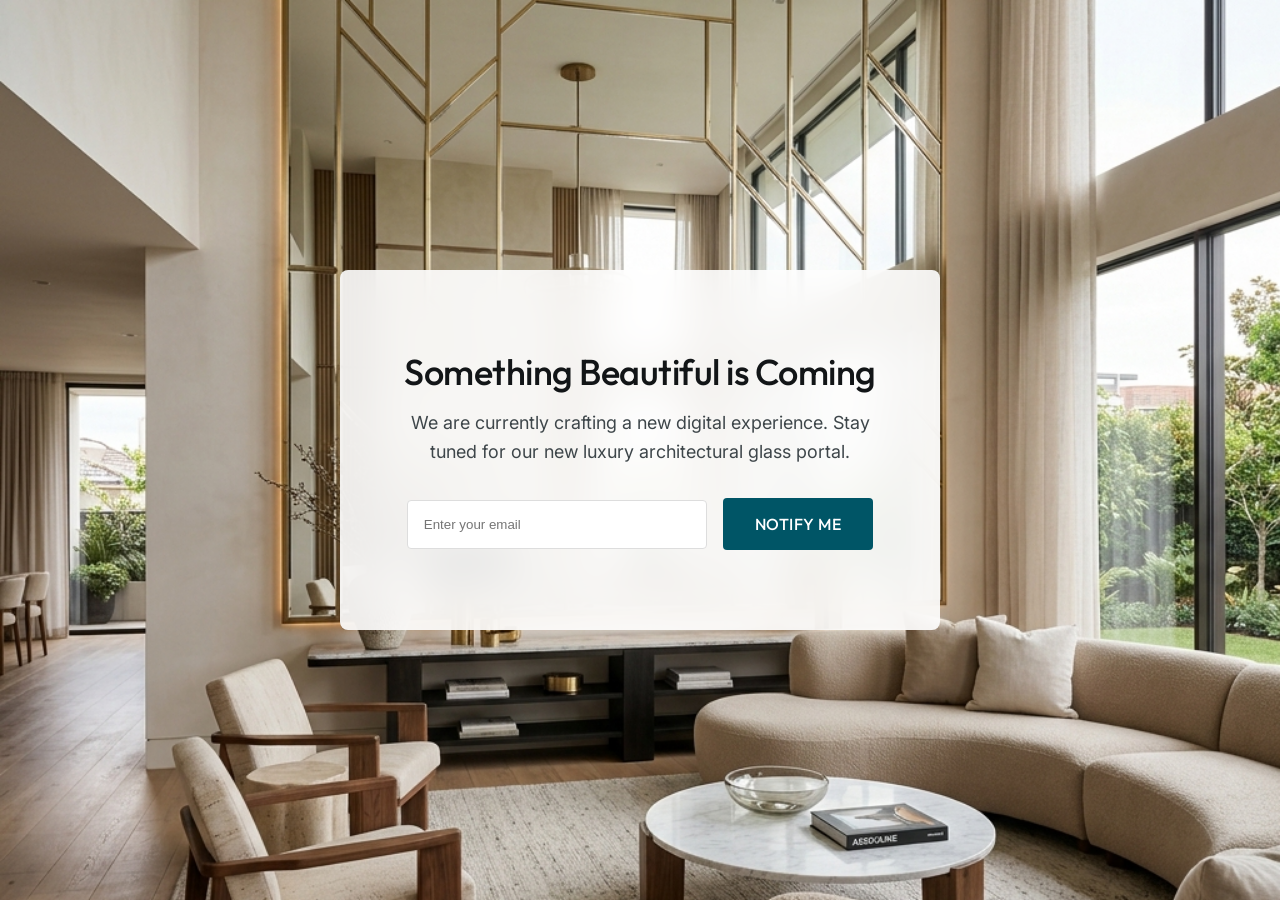
<file: coming-soon.html>
<!DOCTYPE html>
<html lang="en" dir="ltr">
<head>
    <meta charset="UTF-8">
    <meta name="viewport" content="width=device-width, initial-scale=1.0">
    <title>Coming Soon | Glass & Mirror Custom Fabrication</title>
    <link href="https://fonts.googleapis.com/css2?family=Inter:wght@400;500&family=Outfit:wght@400;500;600&display=swap" rel="stylesheet">
    <link rel="stylesheet" href="assets/css/style.css">
    <style>
        body {
            background-image: url('assets/images/decorative_mirror_installation.png');
            background-size: cover;
            background-position: center;
            height: 100vh;
            display: flex;
            align-items: center;
            justify-content: center;
            text-align: center;
        }
        .coming-soon-card {
            background: rgba(255, 255, 255, 0.9);
            backdrop-filter: blur(20px);
            padding: 5rem 4rem;
            border-radius: 8px;
            max-width: 600px;
        }
    </style>
    <link rel="icon" type="image/svg+xml" href="assets/images/favicon.svg">
</head>
<body>
    <div class="coming-soon-card">
        <h2>Something Beautiful is Coming</h2>
        <p class="text-large" style="margin-bottom: 2rem;">We are currently crafting a new digital experience. Stay tuned for our new luxury architectural glass portal.</p>
        <div class="flex-center" style="gap: 1rem;">
            <input type="email" placeholder="Enter your email" style="padding: 1rem; width: 300px; border: 1px solid #ddd; border-radius: 4px;">
            <button class="btn btn-primary">Notify Me</button>
        </div>
    </div>
</body>
</html>
</file>
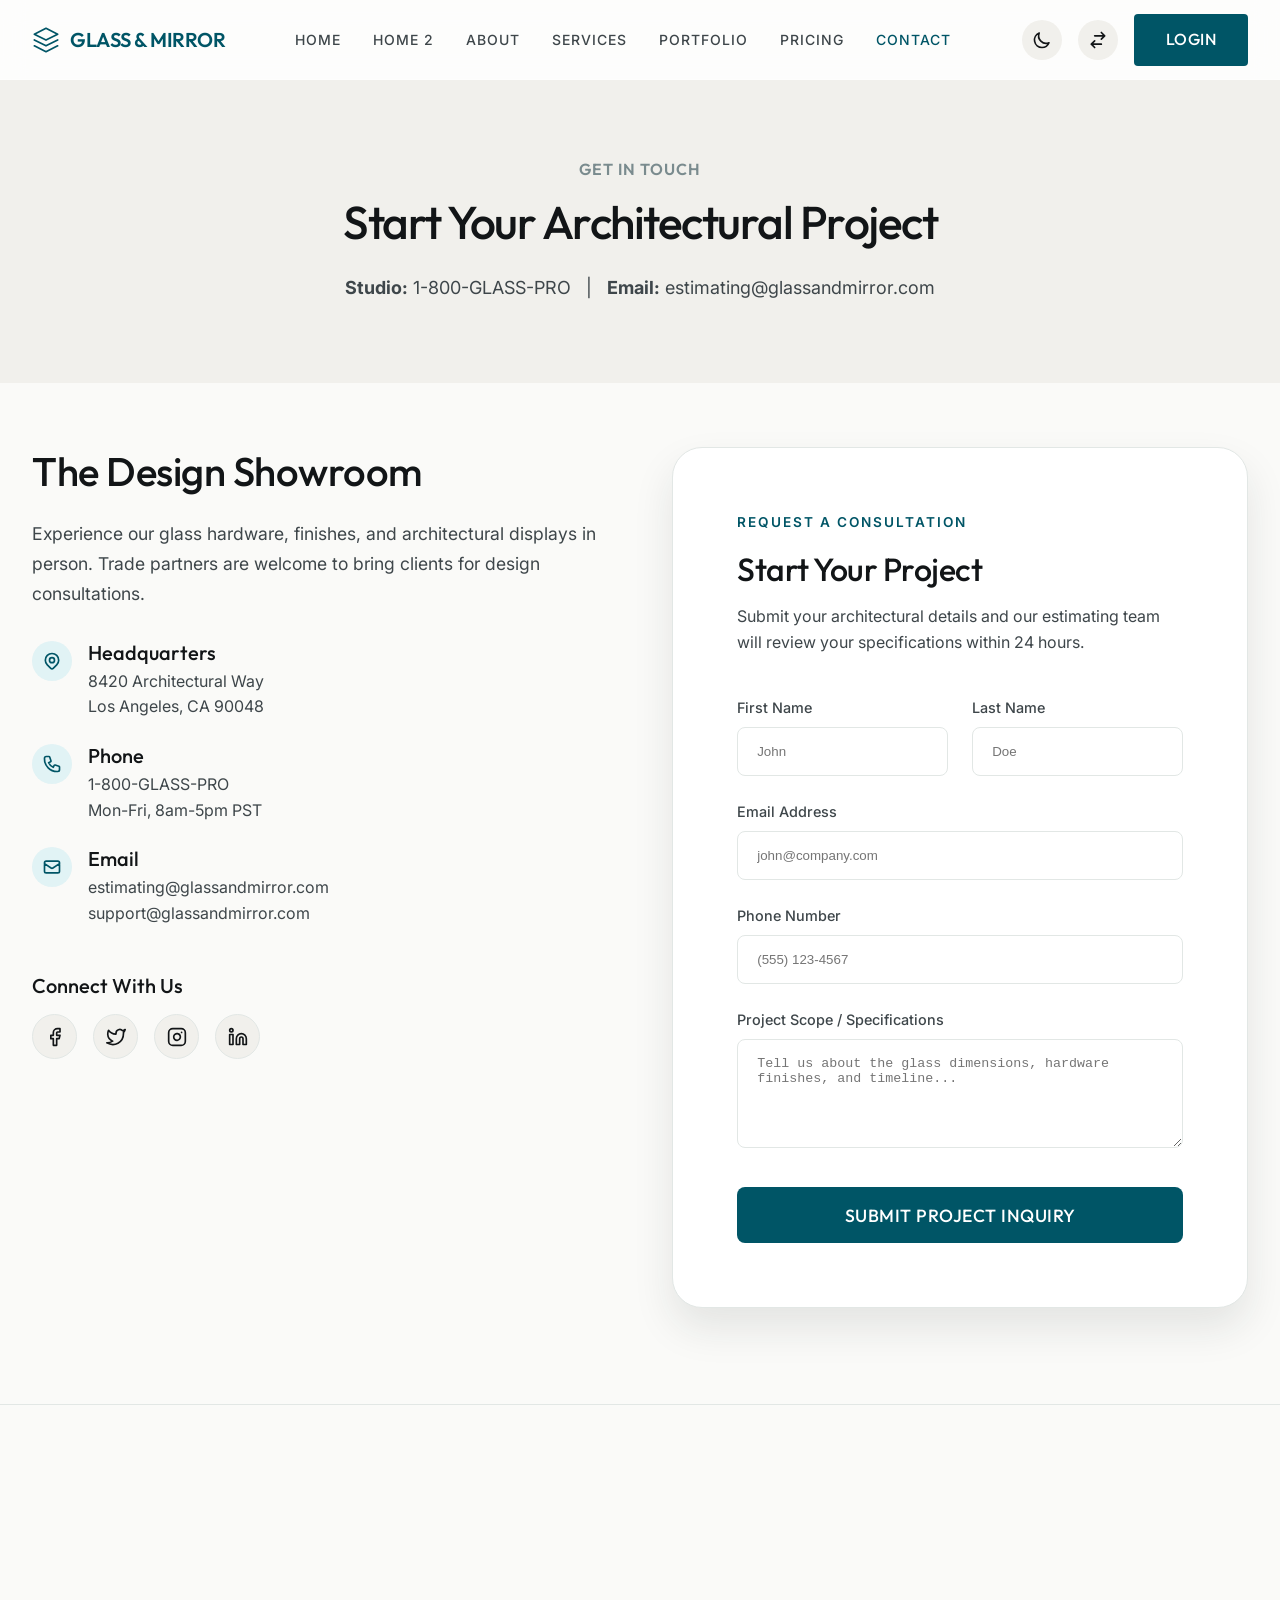
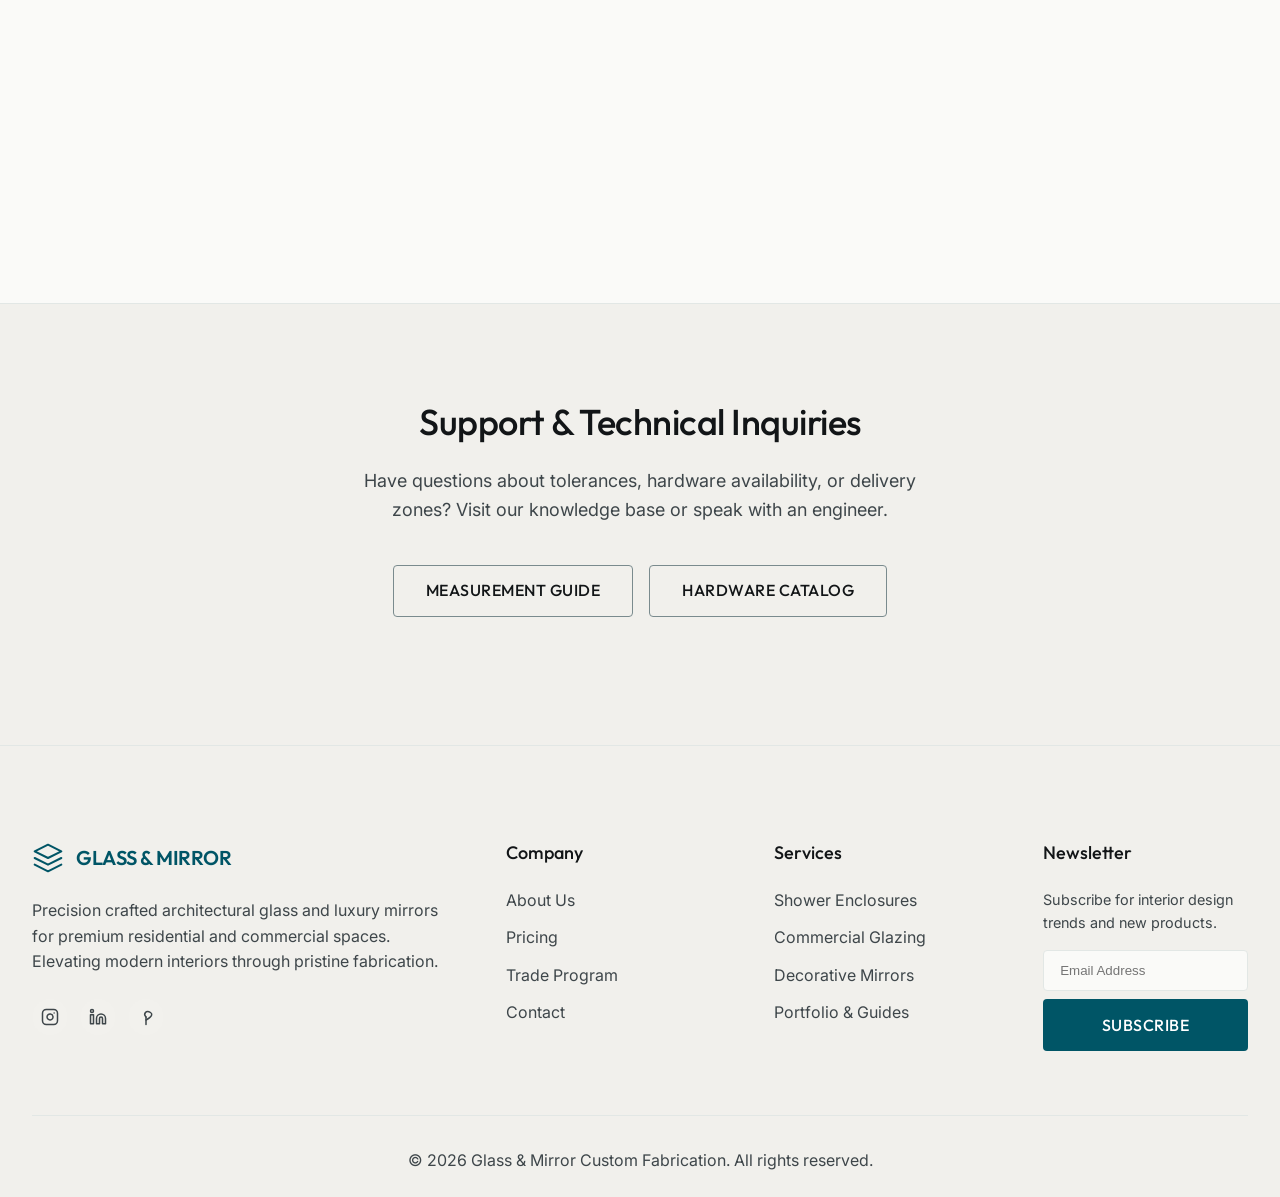
<file: contact.html>
<!DOCTYPE html>
<html lang="en" dir="ltr">
<head>
    <meta charset="UTF-8">
    <meta name="viewport" content="width=device-width, initial-scale=1.0">
    <title>Contact Us | Glass & Mirror Custom Fabrication</title>
    <link href="https://fonts.googleapis.com/css2?family=Inter:wght@400;500&family=Outfit:wght@400;500;600&display=swap" rel="stylesheet">
    <link rel="stylesheet" href="assets/css/style.css">
    <link rel="stylesheet" href="assets/css/dark-mode.css">
    <link rel="stylesheet" href="assets/css/rtl.css">
    <link rel="icon" type="image/svg+xml" href="assets/images/favicon.svg">
</head>
<body>
    <!-- Navbar -->
    <nav class="navbar">
        <div class="container flex-between">
            <a href="index.html" class="brand" style="display: flex; align-items: center;">
                <svg width="28" height="28" viewBox="0 0 24 24" fill="none" stroke="currentColor" stroke-width="1.5" stroke-linecap="round" stroke-linejoin="round" style="margin-right: 10px;">
                    <polygon points="12 2 2 7 12 12 22 7 12 2"></polygon>
                    <polyline points="2 17 12 22 22 17"></polyline>
                    <polyline points="2 12 12 17 22 12"></polyline>
                </svg>
                Glass & Mirror
            </a>
            <ul class="nav-links">
                <li><a href="index.html" class="nav-link">Home</a></li>
                <li><a href="home-2.html" class="nav-link">Home 2</a></li>
                <li><a href="about.html" class="nav-link">About</a></li>
                <li><a href="services.html" class="nav-link">Services</a></li>
                <li><a href="portfolio.html" class="nav-link">Portfolio</a></li>
                <li><a href="pricing.html" class="nav-link">Pricing</a></li>
                <li><a href="contact.html" class="nav-link active">Contact</a></li>
            </ul>
            <div class="nav-actions">
                <a href="login.html" class="btn btn-primary">Login</a>
                <button id="darkModeToggle" class="icon-btn" aria-label="Toggle Dark Mode">
                    <svg width="20" height="20" fill="none" stroke="currentColor" viewBox="0 0 24 24" xmlns="http://www.w3.org/2000/svg"><path stroke-linecap="round" stroke-linejoin="round" stroke-width="2" d="M20.354 15.354A9 9 0 018.646 3.646 9.003 9.003 0 0012 21a9.003 9.003 0 008.354-5.646z"></path></svg>
                </button>
                <button id="rtlToggle" class="icon-btn" aria-label="Toggle RTL">
                    <svg width="20" height="20" fill="none" stroke="currentColor" viewBox="0 0 24 24" xmlns="http://www.w3.org/2000/svg"><path stroke-linecap="round" stroke-linejoin="round" stroke-width="2" d="M8 7h12m0 0l-4-4m4 4l-4 4m0 6H4m0 0l4 4m-4-4l4-4"></path></svg>
                </button>
                <button class="mobile-menu-btn icon-btn" aria-label="Menu">
                    <svg width="24" height="24" fill="none" stroke="currentColor" viewBox="0 0 24 24" xmlns="http://www.w3.org/2000/svg"><path stroke-linecap="round" stroke-linejoin="round" stroke-width="2" d="M4 6h16M4 12h16M4 18h16"></path></svg>
                </button>
            </div>
        </div>
    </nav>

    <!-- Section 1: Hero & Direct Contact -->
    <section class="section section-bg" style="padding-top: 160px; padding-bottom: 80px; text-align: center;">
        <div class="container reveal">
            <h6 style="color: var(--accent-primary); margin-bottom: 1rem;">Get In Touch</h6>
            <h1 class="hero-title">Start Your Architectural Project</h1>
            <p class="hero-subtitle" style="max-width: 600px; margin: 0 auto;"><strong>Studio:</strong> 1-800-GLASS-PRO &nbsp; | &nbsp; <strong>Email:</strong> estimating@glassandmirror.com</p>
        </div>
    </section>

    <!-- Section 2: Contact Split Layout -->
    <section class="section" style="padding-top: 4rem;">
        <div class="container reveal">
            <div class="grid grid-2" style="gap: 4rem; align-items: start;">
                
                <!-- Left: Details, Map, Socials -->
                <div class="showroom-content" style="display: flex; flex-direction: column; gap: 3rem;">
                    <div>
                        <h2 style="font-size: 2.5rem; color: var(--text-primary); margin-bottom: 1.5rem;">The Design Showroom</h2>
                        <p style="color: var(--text-secondary); font-size: 1.1rem; line-height: 1.7; margin-bottom: 2rem;">Experience our glass hardware, finishes, and architectural displays in person. Trade partners are welcome to bring clients for design consultations.</p>
                        
                        <div style="display: flex; flex-direction: column; gap: 1.5rem;">
                            <div class="contact-item" style="display: flex; align-items: flex-start; gap: 1rem;">
                                <div style="width: 40px; height: 40px; background: rgba(0, 180, 216, 0.1); border-radius: 50%; display: flex; align-items: center; justify-content: center; color: var(--accent-premium); flex-shrink: 0;">
                                    <svg width="20" height="20" fill="none" stroke="currentColor" stroke-width="2" viewBox="0 0 24 24"><path stroke-linecap="round" stroke-linejoin="round" d="M17.657 16.657L13.414 20.9a1.998 1.998 0 01-2.827 0l-4.244-4.243a8 8 0 1111.314 0z"></path><path stroke-linecap="round" stroke-linejoin="round" d="M15 11a3 3 0 11-6 0 3 3 0 016 0z"></path></svg>
                                </div>
                                <div>
                                    <h5 style="color: var(--text-primary); margin-bottom: 0.25rem;">Headquarters</h5>
                                    <p style="color: var(--text-secondary); margin-bottom: 0;">8420 Architectural Way<br>Los Angeles, CA 90048</p>
                                </div>
                            </div>
                            <div class="contact-item" style="display: flex; align-items: flex-start; gap: 1rem;">
                                <div style="width: 40px; height: 40px; background: rgba(0, 180, 216, 0.1); border-radius: 50%; display: flex; align-items: center; justify-content: center; color: var(--accent-premium); flex-shrink: 0;">
                                    <svg width="20" height="20" fill="none" stroke="currentColor" stroke-width="2" viewBox="0 0 24 24"><path stroke-linecap="round" stroke-linejoin="round" d="M3 5a2 2 0 012-2h3.28a1 1 0 01.948.684l1.498 4.493a1 1 0 01-.502 1.21l-2.257 1.13a11.042 11.042 0 005.516 5.516l1.13-2.257a1 1 0 011.21-.502l4.493 1.498a1 1 0 01.684.949V19a2 2 0 01-2 2h-1C9.716 21 3 14.284 3 6V5z"></path></svg>
                                </div>
                                <div>
                                    <h5 style="color: var(--text-primary); margin-bottom: 0.25rem;">Phone</h5>
                                    <p style="color: var(--text-secondary); margin-bottom: 0;">1-800-GLASS-PRO<br>Mon-Fri, 8am-5pm PST</p>
                                </div>
                            </div>
                            <div class="contact-item" style="display: flex; align-items: flex-start; gap: 1rem;">
                                <div style="width: 40px; height: 40px; background: rgba(0, 180, 216, 0.1); border-radius: 50%; display: flex; align-items: center; justify-content: center; color: var(--accent-premium); flex-shrink: 0;">
                                    <svg width="20" height="20" fill="none" stroke="currentColor" stroke-width="2" viewBox="0 0 24 24"><path stroke-linecap="round" stroke-linejoin="round" d="M3 8l7.89 5.26a2 2 0 002.22 0L21 8M5 19h14a2 2 0 002-2V7a2 2 0 00-2-2H5a2 2 0 00-2 2v10a2 2 0 002 2z"></path></svg>
                                </div>
                                <div>
                                    <h5 style="color: var(--text-primary); margin-bottom: 0.25rem;">Email</h5>
                                    <p style="color: var(--text-secondary); margin-bottom: 0;">estimating@glassandmirror.com<br>support@glassandmirror.com</p>
                                </div>
                            </div>
                        </div>
                    </div>

                    <!-- Social Links -->
                    <div>
                        <h5 style="color: var(--text-primary); margin-bottom: 1rem;">Connect With Us</h5>
                        <div class="social-links" style="display: flex; gap: 1rem;">
                            <a href="#" class="social-icon-box" aria-label="Facebook">
                                <svg width="20" height="20" fill="none" stroke="currentColor" stroke-width="2" stroke-linecap="round" stroke-linejoin="round" viewBox="0 0 24 24"><path d="M18 2h-3a5 5 0 00-5 5v3H7v4h3v8h4v-8h3l1-4h-4V7a1 1 0 011-1h3z"></path></svg>
                            </a>
                            <a href="#" class="social-icon-box" aria-label="Twitter">
                                <svg width="20" height="20" fill="none" stroke="currentColor" stroke-width="2" stroke-linecap="round" stroke-linejoin="round" viewBox="0 0 24 24"><path d="M23 3a10.9 10.9 0 01-3.14 1.53 4.48 4.48 0 00-7.86 3v1A10.66 10.66 0 013 4s-4 9 5 13a11.64 11.64 0 01-7 2c9 5 20 0 20-11.5a4.5 4.5 0 00-.08-.83A7.72 7.72 0 0023 3z"></path></svg>
                            </a>
                            <a href="#" class="social-icon-box" aria-label="Instagram">
                                <svg width="20" height="20" fill="none" stroke="currentColor" stroke-width="2" stroke-linecap="round" stroke-linejoin="round" viewBox="0 0 24 24"><rect x="2" y="2" width="20" height="20" rx="5" ry="5"></rect><path d="M16 11.37A4 4 0 1112.63 8 4 4 0 0116 11.37z"></path><line x1="17.5" y1="6.5" x2="17.51" y2="6.5"></line></svg>
                            </a>
                            <a href="#" class="social-icon-box" aria-label="LinkedIn">
                                <svg width="20" height="20" fill="none" stroke="currentColor" stroke-width="2" stroke-linecap="round" stroke-linejoin="round" viewBox="0 0 24 24"><path d="M16 8a6 6 0 016 6v7h-4v-7a2 2 0 00-2-2 2 2 0 00-2 2v7h-4v-7a6 6 0 016-6z"></path><rect x="2" y="9" width="4" height="12"></rect><circle cx="4" cy="4" r="2"></circle></svg>
                            </a>
                        </div>
                    </div>
                </div>


                <!-- Right: Contact Form -->
                <div style="background: var(--bg-card); padding: clamp(1.5rem, 5vw, 4rem); border-radius: 30px; border: 1px solid var(--border-color); box-shadow: var(--shadow-hover); position: sticky; top: 120px;">
                    <div class="contact-form-header">
                        <span class="eyebrow" style="color: var(--accent-premium); letter-spacing: 2px; text-transform: uppercase; font-weight: 600; font-size: 0.85rem; margin-bottom: 1rem; display: block;">Request a Consultation</span>
                        <h2 style="margin-bottom: 1rem; font-size: 2rem;">Start Your Project</h2>
                        <p style="color: var(--text-secondary); margin-bottom: 2.5rem; line-height: 1.6;">Submit your architectural details and our estimating team will review your specifications within 24 hours.</p>
                    </div>
                    
                    <form>
                        <div class="grid grid-2" style="gap: 1.5rem; margin-bottom: 1.5rem;">
                            <div>
                                <label style="display: block; margin-bottom: 0.5rem; font-weight: 500; font-size: 0.9rem; color: var(--text-secondary);">First Name</label>
                                <input type="text" placeholder="John" style="width: 100%; padding: 1rem 1.2rem; border: 1px solid var(--border-color); border-radius: 8px; background: rgba(255,255,255,0.02); color: var(--text-primary); outline: none; transition: 0.3s;" onfocus="this.style.borderColor='var(--accent-premium)'" onblur="this.style.borderColor='var(--border-color)'">
                            </div>
                            <div>
                                <label style="display: block; margin-bottom: 0.5rem; font-weight: 500; font-size: 0.9rem; color: var(--text-secondary);">Last Name</label>
                                <input type="text" placeholder="Doe" style="width: 100%; padding: 1rem 1.2rem; border: 1px solid var(--border-color); border-radius: 8px; background: rgba(255,255,255,0.02); color: var(--text-primary); outline: none; transition: 0.3s;" onfocus="this.style.borderColor='var(--accent-premium)'" onblur="this.style.borderColor='var(--border-color)'">
                            </div>
                        </div>
                        <div style="margin-bottom: 1.5rem;">
                            <label style="display: block; margin-bottom: 0.5rem; font-weight: 500; font-size: 0.9rem; color: var(--text-secondary);">Email Address</label>
                            <input type="email" placeholder="john@company.com" style="width: 100%; padding: 1rem 1.2rem; border: 1px solid var(--border-color); border-radius: 8px; background: rgba(255,255,255,0.02); color: var(--text-primary); outline: none; transition: 0.3s;" onfocus="this.style.borderColor='var(--accent-premium)'" onblur="this.style.borderColor='var(--border-color)'">
                        </div>
                        <div style="margin-bottom: 1.5rem;">
                            <label style="display: block; margin-bottom: 0.5rem; font-weight: 500; font-size: 0.9rem; color: var(--text-secondary);">Phone Number</label>
                            <input type="tel" placeholder="(555) 123-4567" style="width: 100%; padding: 1rem 1.2rem; border: 1px solid var(--border-color); border-radius: 8px; background: rgba(255,255,255,0.02); color: var(--text-primary); outline: none; transition: 0.3s;" onfocus="this.style.borderColor='var(--accent-premium)'" onblur="this.style.borderColor='var(--border-color)'">
                        </div>
                        <div style="margin-bottom: 2rem;">
                            <label style="display: block; margin-bottom: 0.5rem; font-weight: 500; font-size: 0.9rem; color: var(--text-secondary);">Project Scope / Specifications</label>
                            <textarea rows="5" placeholder="Tell us about the glass dimensions, hardware finishes, and timeline..." style="width: 100%; padding: 1rem 1.2rem; border: 1px solid var(--border-color); border-radius: 8px; background: rgba(255,255,255,0.02); color: var(--text-primary); resize: vertical; outline: none; transition: 0.3s;" onfocus="this.style.borderColor='var(--accent-premium)'" onblur="this.style.borderColor='var(--border-color)'"></textarea>
                        </div>
                        <button type="submit" class="btn btn-primary" style="width: 100%; height: auto; min-height: 56px; padding: 1rem; justify-content: center; font-size: 1.1rem; border-radius: 8px;">Submit Project Inquiry</button>
                    </form>
                </div>
                
            </div>
        </div>
    </section>

    <!-- Section 3: Full Width Map -->
    <section style="margin-bottom: 0;">
        <div style="width: 100%; height: 500px; border-top: 1px solid var(--border-color); border-bottom: 1px solid var(--border-color); overflow: hidden;">
            <iframe src="https://www.google.com/maps/embed?pb=!1m18!1m12!1m3!1d3304.763462948602!2d-118.37549748478413!3d34.07559128060012!2m3!1f0!2f0!3f0!3m2!1i1024!2i768!4f13.1!3m3!1m2!1s0x80c2b936d5b060cb%3A0x4a9d702d0b5e3f01!2sWest%20Hollywood%2C%20CA!5e0!3m2!1sen!2sus!4v1680123456789!5m2!1sen!2sus" width="100%" height="100%" style="border:0;" allowfullscreen="" loading="lazy" referrerpolicy="no-referrer-when-downgrade"></iframe>
        </div>
    </section>
    <!-- Section 4: General FAQ Support -->
    <section class="section section-bg text-center">
        <div class="container reveal">
            <h2 style="margin-bottom: 1.5rem;">Support & Technical Inquiries</h2>
            <p class="text-large" style="max-width: 600px; margin: 0 auto 2.5rem;">Have questions about tolerances, hardware availability, or delivery zones? Visit our knowledge base or speak with an engineer.</p>
            <div class="flex-center" style="gap: 1rem; flex-wrap: wrap; padding-bottom: 2rem;">
                <a href="portfolio.html" class="btn btn-secondary">Measurement Guide</a>
                <a href="#" class="btn btn-secondary">Hardware Catalog</a>
            </div>
        </div>
    </section>

    <!-- Footer -->
    <footer class="footer">
        <div class="container">
            <div class="footer-grid">
                <div>
                    <a href="index.html" class="footer-brand" style="display: flex; align-items: center;">
                        <svg width="32" height="32" viewBox="0 0 24 24" fill="none" stroke="currentColor" stroke-width="1.5" stroke-linecap="round" stroke-linejoin="round" style="margin-right: 12px;">
                            <polygon points="12 2 2 7 12 12 22 7 12 2"></polygon>
                            <polyline points="2 17 12 22 22 17"></polyline>
                            <polyline points="2 12 12 17 22 12"></polyline>
                        </svg>
                        Glass & Mirror
                    </a>
                    <p>Precision crafted architectural glass and luxury mirrors for premium residential and commercial spaces. Elevating modern interiors through pristine fabrication.</p>
                    <div class="footer-socials" style="margin-top: 1.5rem; display: flex; gap: 0.75rem;">
                        <a href="#" class="social-icon" aria-label="Instagram">
                            <svg width="18" height="18" fill="none" stroke="currentColor" stroke-width="2" stroke-linecap="round" stroke-linejoin="round" viewBox="0 0 24 24"><rect x="2" y="2" width="20" height="20" rx="5" ry="5"></rect><path d="M16 11.37A4 4 0 1112.63 8 4 4 0 0116 11.37z"></path><line x1="17.5" y1="6.5" x2="17.51" y2="6.5"></line></svg>
                        </a>
                        <a href="#" class="social-icon" aria-label="LinkedIn">
                            <svg width="18" height="18" fill="none" stroke="currentColor" stroke-width="2" stroke-linecap="round" stroke-linejoin="round" viewBox="0 0 24 24"><path d="M16 8a6 6 0 016 6v7h-4v-7a2 2 0 00-2-2 2 2 0 00-2 2v7h-4v-7a6 6 0 016-6z"></path><rect x="2" y="9" width="4" height="12"></rect><circle cx="4" cy="4" r="2"></circle></svg>
                        </a>
                        <a href="#" class="social-icon" aria-label="Pinterest">
                            <svg width="18" height="18" fill="none" stroke="currentColor" stroke-width="2" stroke-linecap="round" stroke-linejoin="round" viewBox="0 0 24 24"><line x1="12" y1="12" x2="12" y2="22"></line><path d="M12 12c-4-4 0-10 6-6s-6 10-6 10"></path></svg>
                        </a>
                    </div>
                </div>
                <div>
                    <h5 class="footer-title">Company</h5>
                    <ul class="footer-links">
                        <li><a href="about.html">About Us</a></li>
                        <li><a href="pricing.html">Pricing</a></li>
                        <li><a href="#">Trade Program</a></li>
                        <li><a href="contact.html">Contact</a></li>
                    </ul>
                </div>
                <div>
                    <h5 class="footer-title">Services</h5>
                    <ul class="footer-links">
                        <li><a href="services.html">Shower Enclosures</a></li>
                        <li><a href="services.html">Commercial Glazing</a></li>
                        <li><a href="services.html">Decorative Mirrors</a></li>
                        <li><a href="portfolio.html">Portfolio & Guides</a></li>
                    </ul>
                </div>
                <div>
                    <h5 class="footer-title">Newsletter</h5>
                    <p style="margin-bottom: 1rem; color: var(--text-secondary); font-size: 0.9rem;">Subscribe for interior design trends and new products.</p>
                    <form class="newsletter-form" style="display: flex; gap: 0.5rem; flex-direction: column;">
                        <input type="email" placeholder="Email Address" required style="padding: 0.75rem 1rem; border-radius: 4px; border: 1px solid var(--border-color); background: var(--bg-primary); color: var(--text-primary); width: 100%; outline: none; transition: 0.3s;">
                        <button type="submit" class="btn btn-primary" style="padding: 0.75rem 1rem; width: 100%; justify-content: center;">Subscribe</button>
                    </form>
                </div>
            </div>
            <div class="footer-bottom">
                <p>&copy; 2026 Glass & Mirror Custom Fabrication. All rights reserved.</p>
            </div>
        </div>
    </footer>

    <!-- Back to Top -->
    <button id="backToTop" class="back-to-top" aria-label="Back to Top">
        <svg width="24" height="24" fill="none" stroke="currentColor" viewBox="0 0 24 24" xmlns="http://www.w3.org/2000/svg"><path stroke-linecap="round" stroke-linejoin="round" stroke-width="2" d="M5 15l7-7 7 7"></path></svg>
    </button>
    <script src="assets/js/main.js"></script>
</body>
</html>
</file>
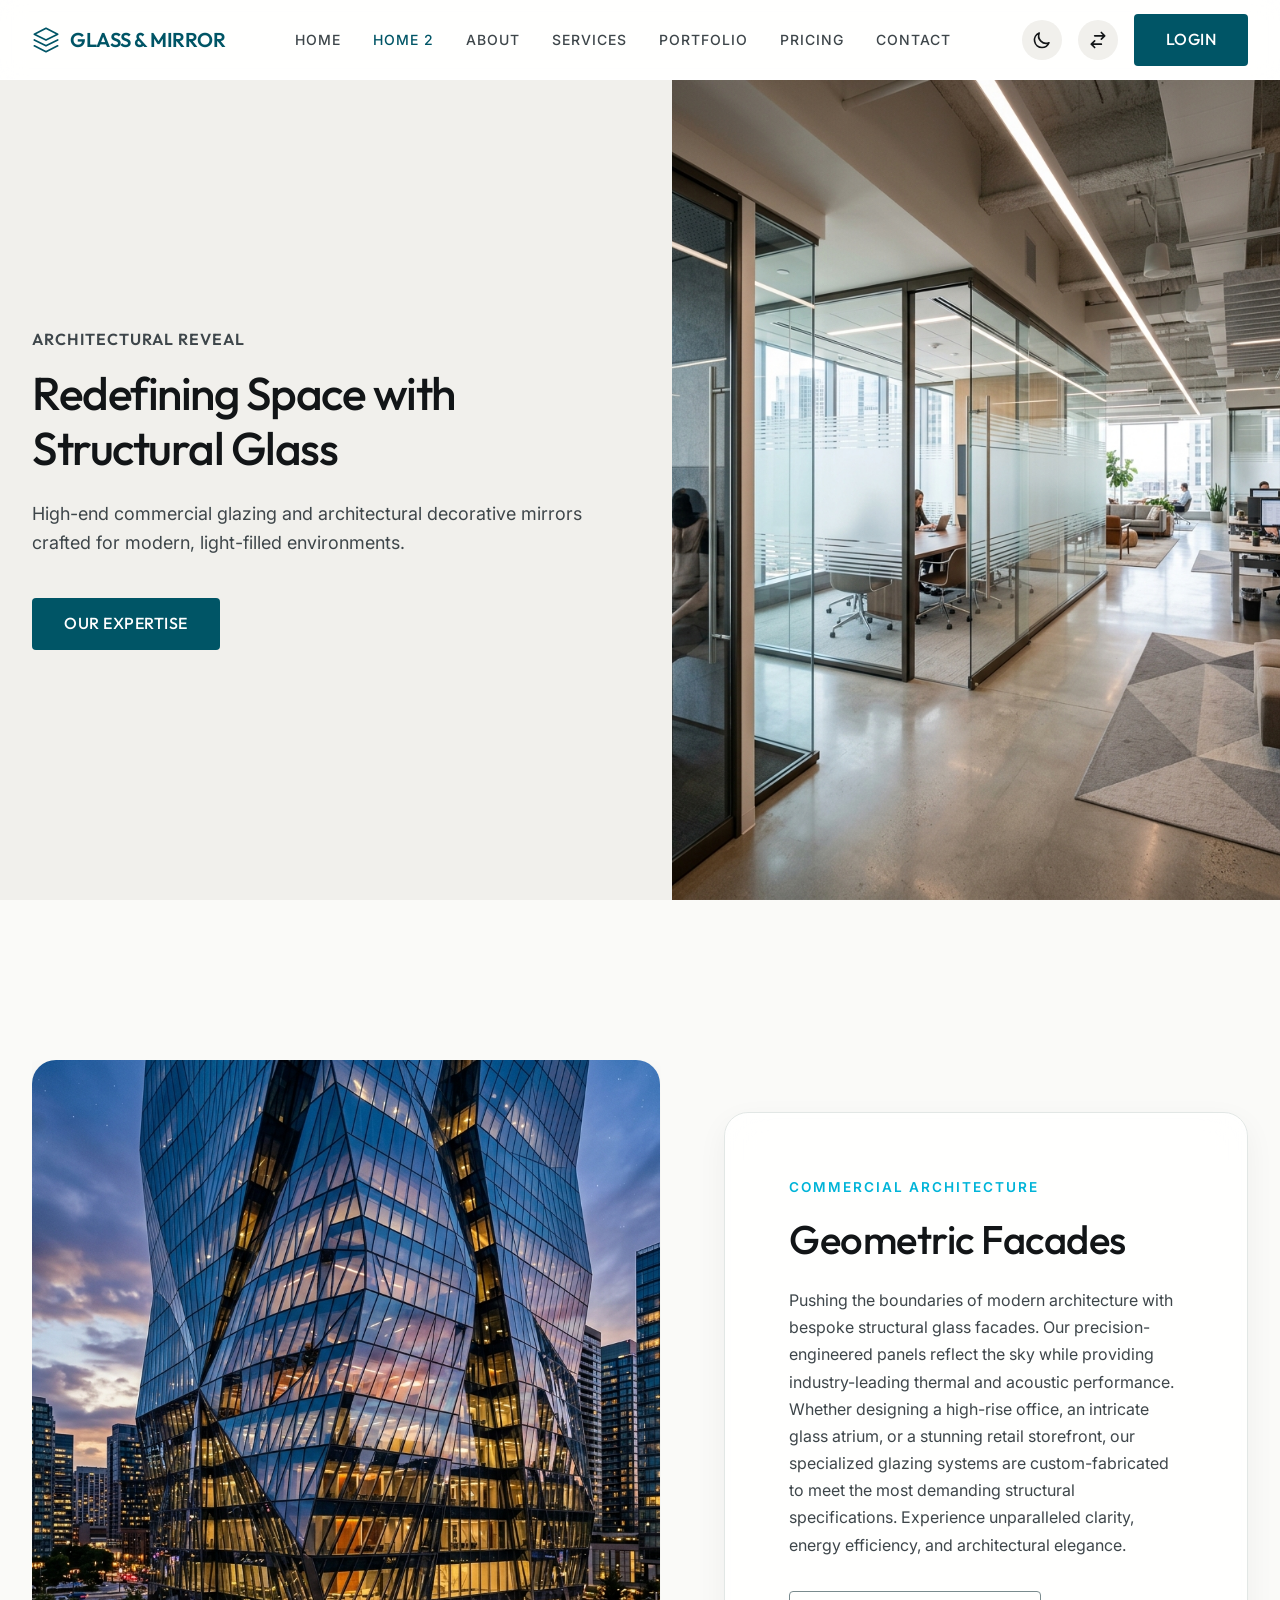
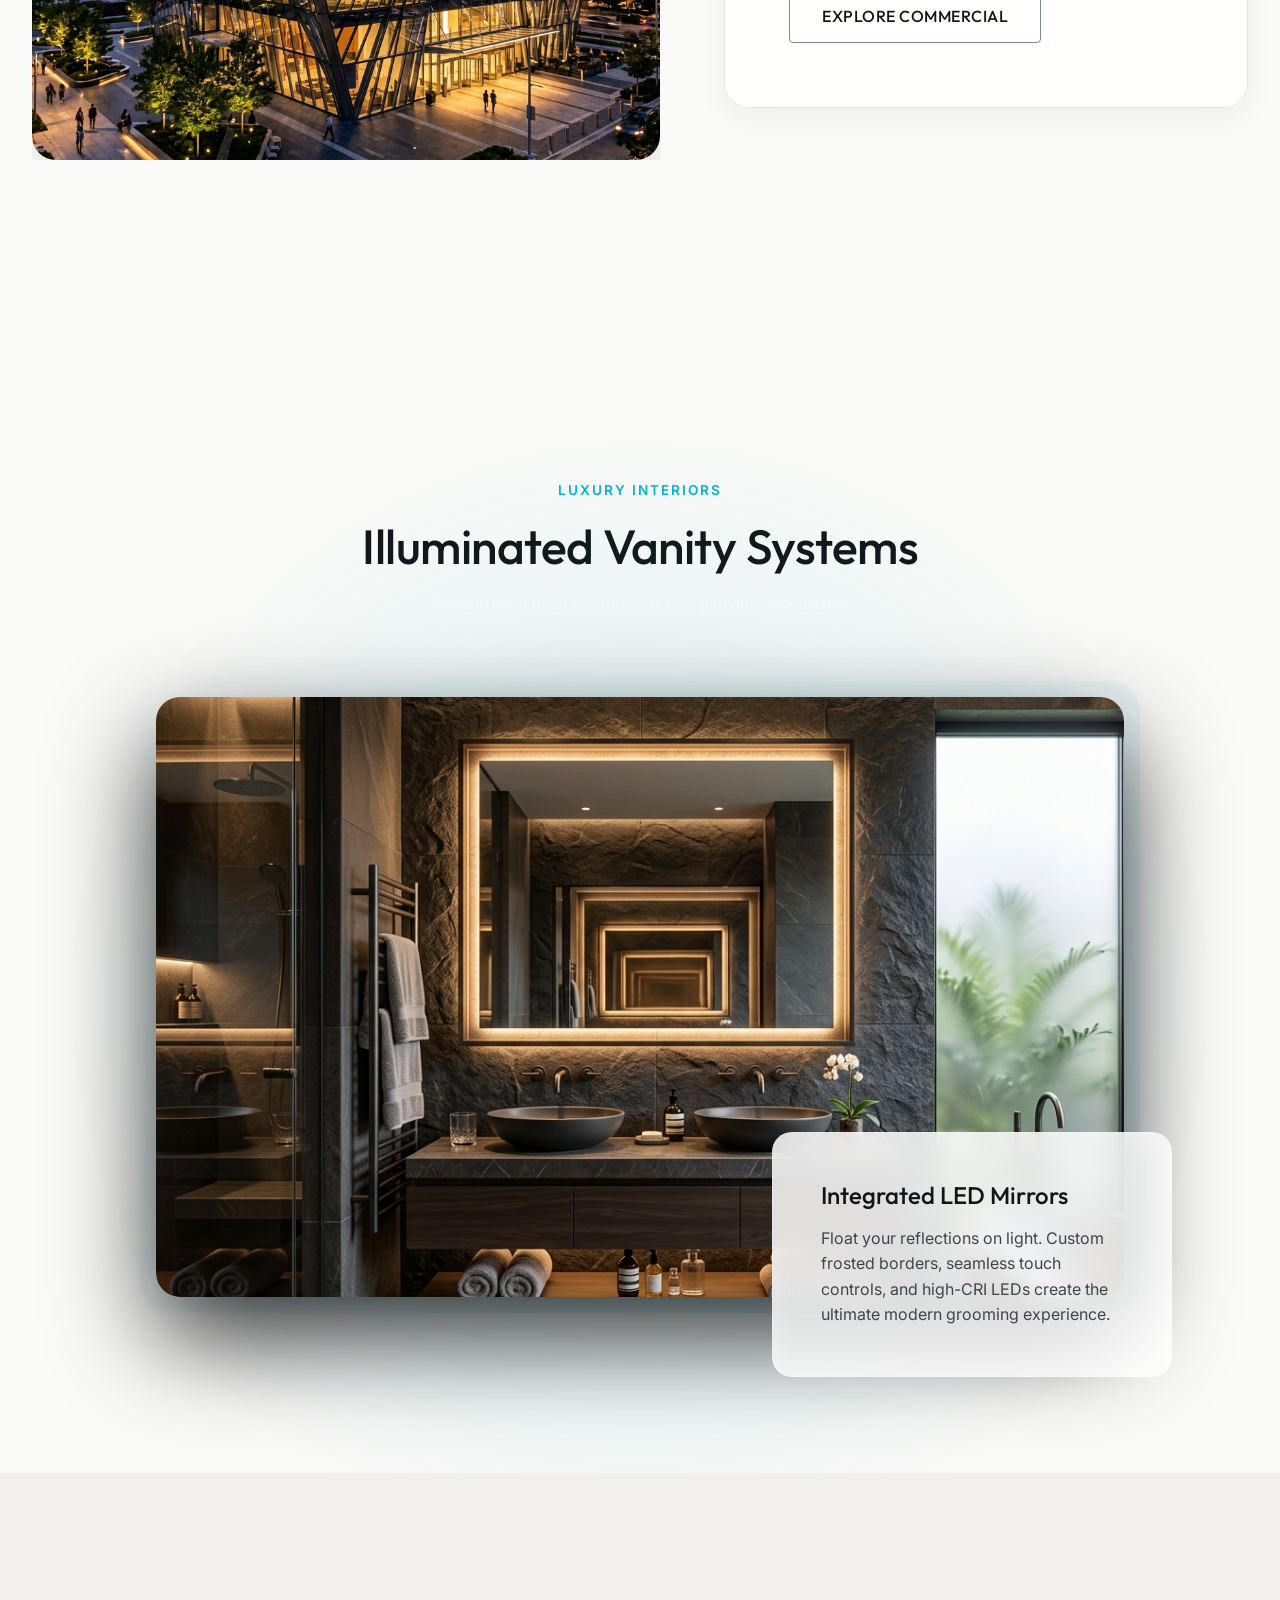
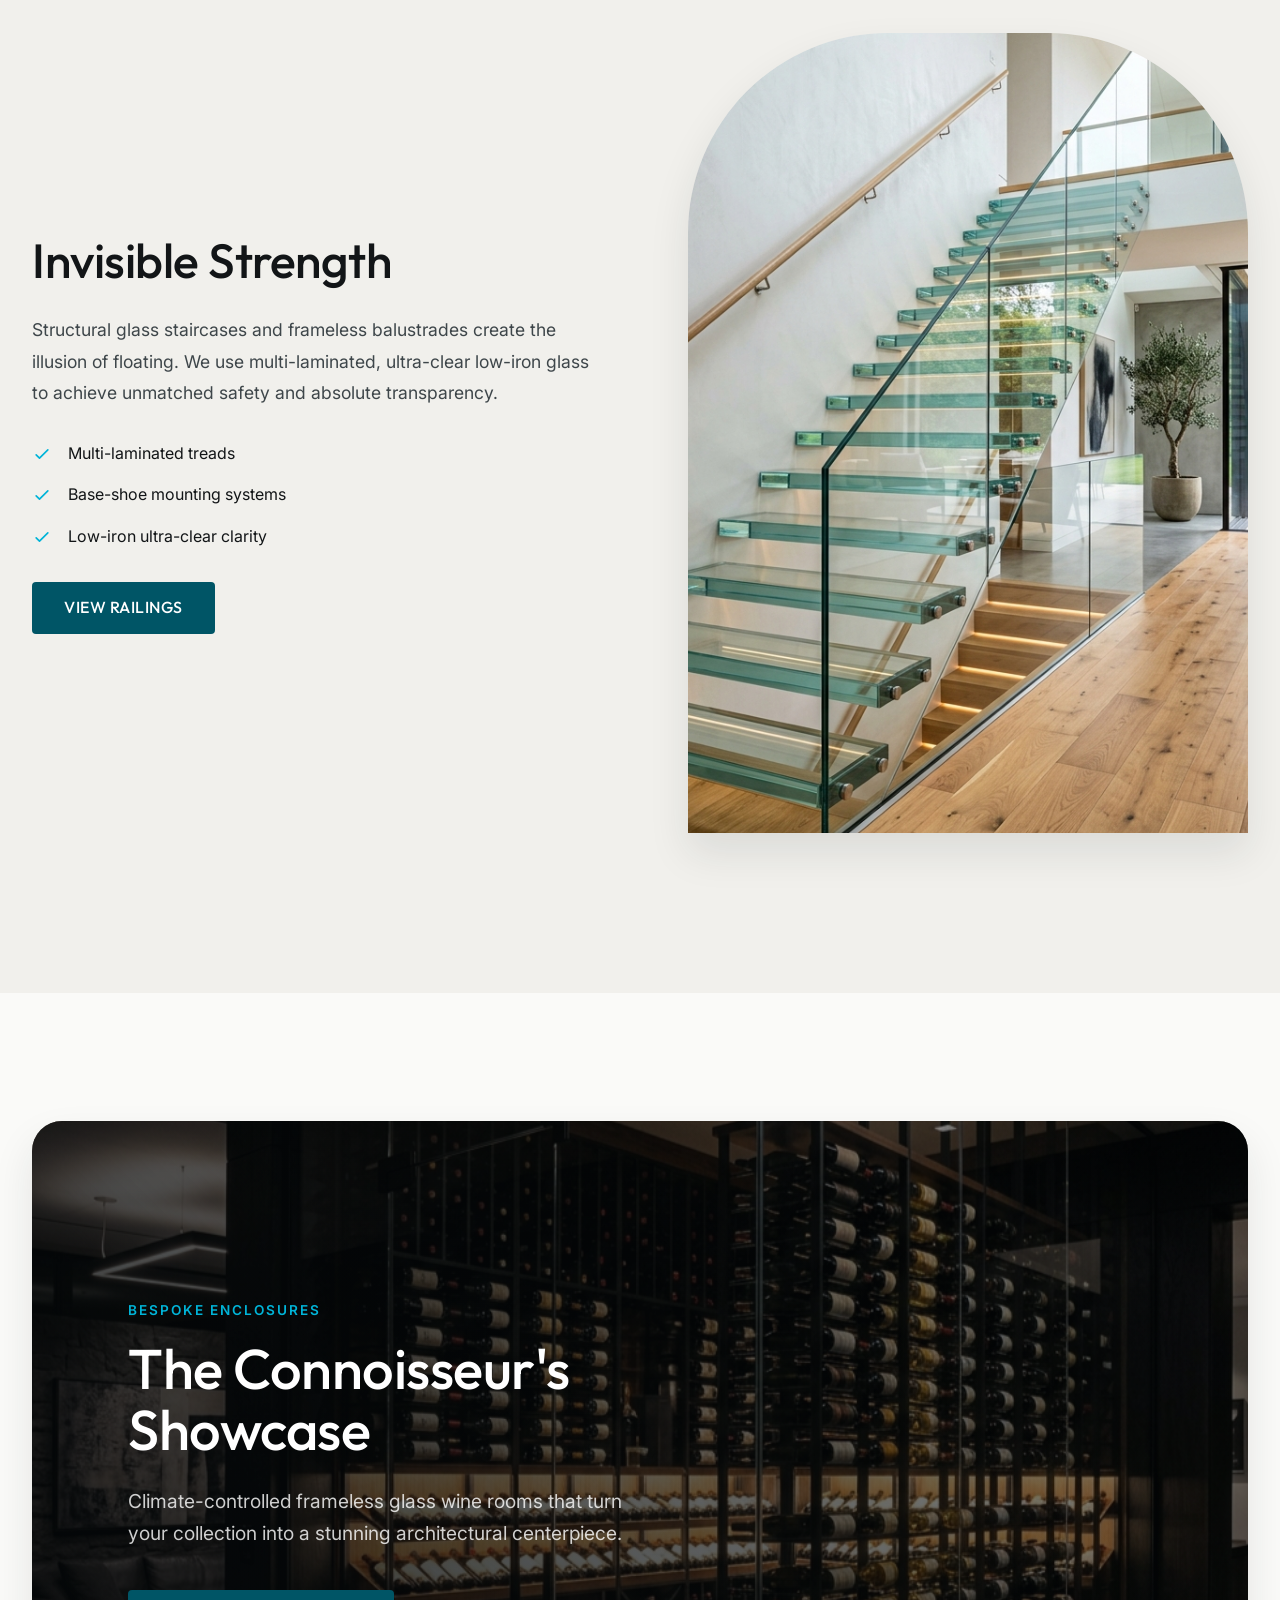
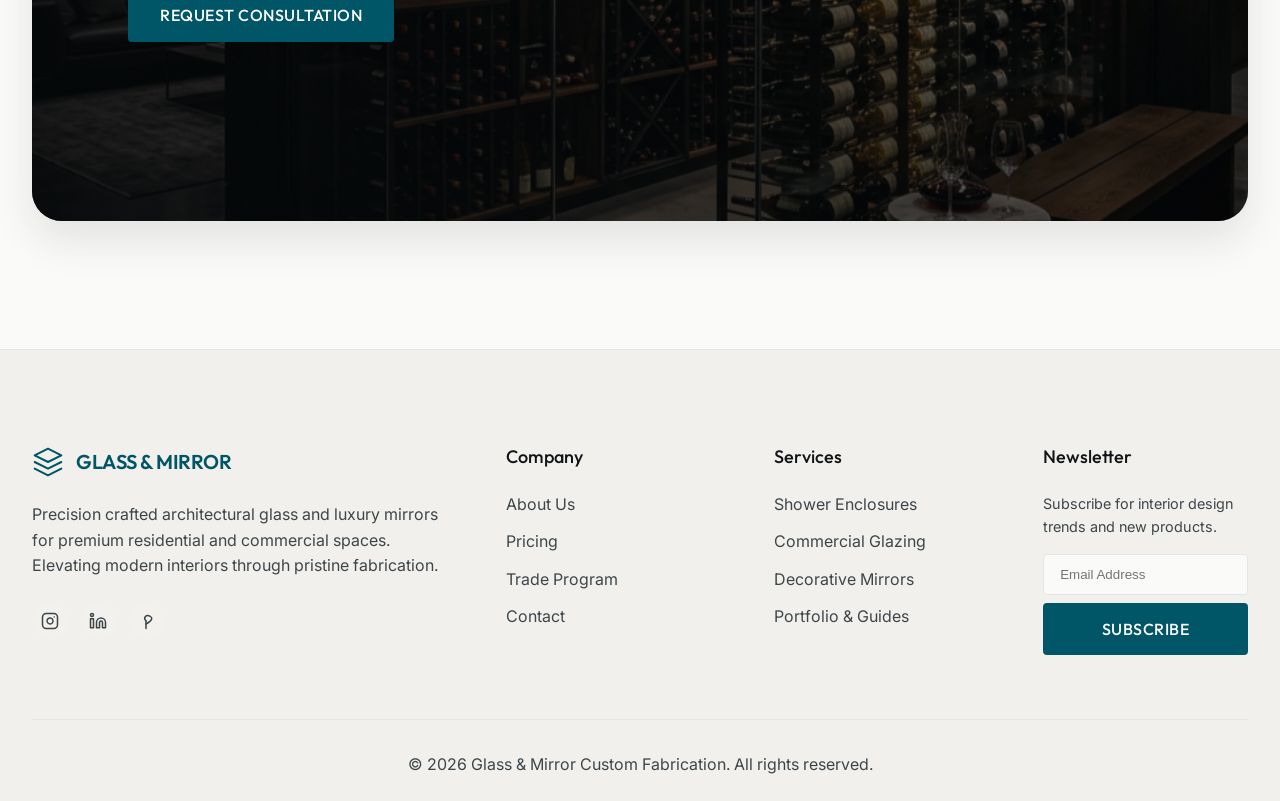
<file: home-2.html>
<!DOCTYPE html>
<html lang="en" dir="ltr">
<head>
    <meta charset="UTF-8">
    <meta name="viewport" content="width=device-width, initial-scale=1.0">
    <title>Architectural Glass Solutions | Home 2</title>
    <meta name="description" content="Commercial projects, decorative mirror collections, and precision manufacturing workflow for luxury glass fabrication.">
    
    <!-- Fonts -->
    <link rel="preconnect" href="https://fonts.googleapis.com">
    <link rel="preconnect" href="https://fonts.gstatic.com" crossorigin>
    <link href="https://fonts.googleapis.com/css2?family=Inter:wght@400;500&family=Outfit:wght@400;500;600&display=swap" rel="stylesheet">
    
    <!-- CSS -->
    <link rel="stylesheet" href="assets/css/style.css">
    <link rel="stylesheet" href="assets/css/dark-mode.css">
    <link rel="stylesheet" href="assets/css/rtl.css">
    <link rel="icon" type="image/svg+xml" href="assets/images/favicon.svg">
</head>
<body>
    <!-- Navbar -->
    <nav class="navbar">
        <div class="container flex-between">
            <a href="index.html" class="brand" style="display: flex; align-items: center;">
                <svg width="28" height="28" viewBox="0 0 24 24" fill="none" stroke="currentColor" stroke-width="1.5" stroke-linecap="round" stroke-linejoin="round" style="margin-right: 10px;">
                    <polygon points="12 2 2 7 12 12 22 7 12 2"></polygon>
                    <polyline points="2 17 12 22 22 17"></polyline>
                    <polyline points="2 12 12 17 22 12"></polyline>
                </svg>
                Glass & Mirror
            </a>
            
            <ul class="nav-links">
                <li><a href="index.html" class="nav-link">Home</a></li>
                <li><a href="home-2.html" class="nav-link active">Home 2</a></li>
                <li><a href="about.html" class="nav-link">About</a></li>
                <li><a href="services.html" class="nav-link">Services</a></li>
                <li><a href="portfolio.html" class="nav-link">Portfolio</a></li>
                <li><a href="pricing.html" class="nav-link">Pricing</a></li>
                <li><a href="contact.html" class="nav-link">Contact</a></li>
            </ul>
            
            <div class="nav-actions">
                <a href="login.html" class="btn btn-primary">Login</a>
                <button id="darkModeToggle" class="icon-btn" aria-label="Toggle Dark Mode">
                    <svg width="20" height="20" fill="none" stroke="currentColor" viewBox="0 0 24 24" xmlns="http://www.w3.org/2000/svg"><path stroke-linecap="round" stroke-linejoin="round" stroke-width="2" d="M20.354 15.354A9 9 0 018.646 3.646 9.003 9.003 0 0012 21a9.003 9.003 0 008.354-5.646z"></path></svg>
                </button>
                <button id="rtlToggle" class="icon-btn" aria-label="Toggle RTL">
                    <svg width="20" height="20" fill="none" stroke="currentColor" viewBox="0 0 24 24" xmlns="http://www.w3.org/2000/svg"><path stroke-linecap="round" stroke-linejoin="round" stroke-width="2" d="M8 7h12m0 0l-4-4m4 4l-4 4m0 6H4m0 0l4 4m-4-4l4-4"></path></svg>
                </button>
                <button class="mobile-menu-btn icon-btn" aria-label="Menu">
                    <svg width="24" height="24" fill="none" stroke="currentColor" viewBox="0 0 24 24" xmlns="http://www.w3.org/2000/svg"><path stroke-linecap="round" stroke-linejoin="round" stroke-width="2" d="M4 6h16M4 12h16M4 18h16"></path></svg>
                </button>
            </div>
        </div>
    </nav>

    <!-- Hero Split Section -->
    <section class="hero-split">
        <div class="hero-split-content">
            <div class="hero-content reveal">
                <h6 style="color: var(--text-secondary);">Architectural Reveal</h6>
                <h1 class="hero-title">Redefining Space with Structural Glass</h1>
                <p class="hero-subtitle">High-end commercial glazing and architectural decorative mirrors crafted for modern, light-filled environments.</p>
                <div class="hero-buttons">
                    <a href="services.html" class="btn btn-primary">Our Expertise</a>
                </div>
            </div>
        </div>
        <div class="hero-split-image">
            <img src="assets/images/commercial_glass_office.png" alt="Commercial Glass Office">
        </div>
    </section>

    <!-- 1. Diagonal Facade Section -->
    <section class="sec-diagonal">
        <div class="container">
            <div class="diagonal-grid">
                <div class="diagonal-image-wrapper reveal reveal-diagonal">
                    <img src="assets/images/geometric_facade.png" alt="Geometric Glass Facade">
                </div>
                <div class="diagonal-content reveal reveal-right">
                    <span class="eyebrow" style="color: #00B4D8; letter-spacing: 2px; text-transform: uppercase; font-weight: 600; font-size: 0.85rem; margin-bottom: 1rem; display: block;">Commercial Architecture</span>
                    <h2 style="font-size: clamp(1.8rem, 6vw, 2.5rem); margin-bottom: 1.5rem; color: var(--text-primary);">Geometric Facades</h2>
                    <p style="color: var(--text-secondary); margin-bottom: 2rem; line-height: 1.7;">Pushing the boundaries of modern architecture with bespoke structural glass facades. Our precision-engineered panels reflect the sky while providing industry-leading thermal and acoustic performance. Whether designing a high-rise office, an intricate glass atrium, or a stunning retail storefront, our specialized glazing systems are custom-fabricated to meet the most demanding structural specifications. Experience unparalleled clarity, energy efficiency, and architectural elegance.</p>
                    <a href="services.html" class="btn btn-secondary">Explore Commercial</a>
                </div>
            </div>
        </div>
    </section>

    <!-- 2. Spotlight Vanity Section -->
    <section class="sec-spotlight">
        <div class="container">
            <div class="text-center reveal reveal-up" style="margin-bottom: 4rem;">
                <span class="eyebrow" style="color: #00B4D8; letter-spacing: 2px; text-transform: uppercase; font-weight: 600; font-size: 0.85rem; display: block; margin-bottom: 1rem;">Luxury Interiors</span>
                <h2 style="font-size: clamp(1.8rem, 7vw, 3rem); margin-bottom: 1rem;">Illuminated Vanity Systems</h2>
                <p style="max-width: 600px; margin: 0 auto; color: rgba(255,255,255,0.7);">Transforming luxury bathrooms into glowing sanctuaries.</p>
            </div>
            
            <div class="spotlight-wrapper reveal reveal-glow">
                <img src="assets/images/illuminated_vanity.png" alt="Illuminated LED Vanity Mirror" class="spotlight-image">
                <div class="spotlight-text">
                    <h3 style="font-size: 1.5rem; margin-bottom: 1rem; color: var(--text-primary);">Integrated LED Mirrors</h3>
                    <p style="color: var(--text-secondary); margin-bottom: 0; line-height: 1.6;">Float your reflections on light. Custom frosted borders, seamless touch controls, and high-CRI LEDs create the ultimate modern grooming experience.</p>
                </div>
            </div>
        </div>
    </section>

    <!-- 3. Ribbon Staircase Section -->
    <section class="sec-ribbon">
        <div class="container">
            <div class="ribbon-flex">
                <div class="ribbon-content reveal reveal-left">
                    <h2 style="font-size: clamp(1.8rem, 7vw, 3rem); margin-bottom: 1.5rem; color: var(--text-primary);">Invisible Strength</h2>
                    <p style="color: var(--text-secondary); font-size: 1.1rem; line-height: 1.8; margin-bottom: 2rem;">Structural glass staircases and frameless balustrades create the illusion of floating. We use multi-laminated, ultra-clear low-iron glass to achieve unmatched safety and absolute transparency.</p>
                    <ul class="check-list" style="list-style: none; padding: 0; margin-bottom: 2rem;">
                        <li style="display: flex; align-items: center; gap: 1rem; margin-bottom: 1rem; color: var(--text-primary);"><svg width="20" height="20" fill="none" stroke="#00B4D8" stroke-width="2" viewBox="0 0 24 24"><path stroke-linecap="round" stroke-linejoin="round" d="M5 13l4 4L19 7"></path></svg> Multi-laminated treads</li>
                        <li style="display: flex; align-items: center; gap: 1rem; margin-bottom: 1rem; color: var(--text-primary);"><svg width="20" height="20" fill="none" stroke="#00B4D8" stroke-width="2" viewBox="0 0 24 24"><path stroke-linecap="round" stroke-linejoin="round" d="M5 13l4 4L19 7"></path></svg> Base-shoe mounting systems</li>
                        <li style="display: flex; align-items: center; gap: 1rem; margin-bottom: 1rem; color: var(--text-primary);"><svg width="20" height="20" fill="none" stroke="#00B4D8" stroke-width="2" viewBox="0 0 24 24"><path stroke-linecap="round" stroke-linejoin="round" d="M5 13l4 4L19 7"></path></svg> Low-iron ultra-clear clarity</li>
                    </ul>
                    <a href="services.html" class="btn btn-primary">View Railings</a>
                </div>
                <div class="ribbon-image reveal reveal-ribbon">
                    <img src="assets/images/glass_staircase.png" alt="Luxury Glass Staircase">
                </div>
            </div>
        </div>
    </section>

    <!-- 4. Perspective Wine Cellar Section -->
    <section class="sec-perspective">
        <div class="container">
            <div class="perspective-card reveal reveal-scale">
                <img src="assets/images/glass_wine_cellar.png" alt="Frameless Glass Wine Cellar" class="perspective-bg">
                <div class="perspective-overlay"></div>
                <div class="perspective-content">
                    <span class="eyebrow" style="color: #00B4D8; letter-spacing: 2px; text-transform: uppercase; font-weight: 600; font-size: 0.85rem; margin-bottom: 1rem; display: block;">Bespoke Enclosures</span>
                    <h2 style="font-size: clamp(1.8rem, 8vw, 3.5rem); color: #fff; margin-bottom: 1.5rem; line-height: 1.1;">The Connoisseur's Showcase</h2>
                    <p style="color: rgba(255,255,255,0.8); font-size: 1.2rem; line-height: 1.7; margin-bottom: 2.5rem; max-width: 500px;">Climate-controlled frameless glass wine rooms that turn your collection into a stunning architectural centerpiece.</p>
                    <div>
                        <a href="contact.html" class="btn btn-primary">Request Consultation</a>
                    </div>
                </div>
            </div>
        </div>
    </section>

    <!-- Footer -->
    <footer class="footer">
        <div class="container">
            <div class="footer-grid">
                <div>
                    <a href="index.html" class="footer-brand" style="display: flex; align-items: center;">
                        <svg width="32" height="32" viewBox="0 0 24 24" fill="none" stroke="currentColor" stroke-width="1.5" stroke-linecap="round" stroke-linejoin="round" style="margin-right: 12px;">
                            <polygon points="12 2 2 7 12 12 22 7 12 2"></polygon>
                            <polyline points="2 17 12 22 22 17"></polyline>
                            <polyline points="2 12 12 17 22 12"></polyline>
                        </svg>
                        Glass & Mirror
                    </a>
                    <p>Precision crafted architectural glass and luxury mirrors for premium residential and commercial spaces. Elevating modern interiors through pristine fabrication.</p>
                    <div class="footer-socials" style="margin-top: 1.5rem; display: flex; gap: 0.75rem;">
                        <a href="#" class="social-icon" aria-label="Instagram">
                            <svg width="18" height="18" fill="none" stroke="currentColor" stroke-width="2" stroke-linecap="round" stroke-linejoin="round" viewBox="0 0 24 24"><rect x="2" y="2" width="20" height="20" rx="5" ry="5"></rect><path d="M16 11.37A4 4 0 1112.63 8 4 4 0 0116 11.37z"></path><line x1="17.5" y1="6.5" x2="17.51" y2="6.5"></line></svg>
                        </a>
                        <a href="#" class="social-icon" aria-label="LinkedIn">
                            <svg width="18" height="18" fill="none" stroke="currentColor" stroke-width="2" stroke-linecap="round" stroke-linejoin="round" viewBox="0 0 24 24"><path d="M16 8a6 6 0 016 6v7h-4v-7a2 2 0 00-2-2 2 2 0 00-2 2v7h-4v-7a6 6 0 016-6z"></path><rect x="2" y="9" width="4" height="12"></rect><circle cx="4" cy="4" r="2"></circle></svg>
                        </a>
                        <a href="#" class="social-icon" aria-label="Pinterest">
                            <svg width="18" height="18" fill="none" stroke="currentColor" stroke-width="2" stroke-linecap="round" stroke-linejoin="round" viewBox="0 0 24 24"><line x1="12" y1="12" x2="12" y2="22"></line><path d="M12 12c-4-4 0-10 6-6s-6 10-6 10"></path></svg>
                        </a>
                    </div>
                </div>
                <div>
                    <h5 class="footer-title">Company</h5>
                    <ul class="footer-links">
                        <li><a href="about.html">About Us</a></li>
                        <li><a href="pricing.html">Pricing</a></li>
                        <li><a href="#">Trade Program</a></li>
                        <li><a href="contact.html">Contact</a></li>
                    </ul>
                </div>
                <div>
                    <h5 class="footer-title">Services</h5>
                    <ul class="footer-links">
                        <li><a href="services.html">Shower Enclosures</a></li>
                        <li><a href="services.html">Commercial Glazing</a></li>
                        <li><a href="services.html">Decorative Mirrors</a></li>
                        <li><a href="portfolio.html">Portfolio & Guides</a></li>
                    </ul>
                </div>
                <div>
                    <h5 class="footer-title">Newsletter</h5>
                    <p style="margin-bottom: 1rem; color: var(--text-secondary); font-size: 0.9rem;">Subscribe for interior design trends and new products.</p>
                    <form class="newsletter-form" style="display: flex; gap: 0.5rem; flex-direction: column;">
                        <input type="email" placeholder="Email Address" required style="padding: 0.75rem 1rem; border-radius: 4px; border: 1px solid var(--border-color); background: var(--bg-primary); color: var(--text-primary); width: 100%; outline: none; transition: 0.3s;">
                        <button type="submit" class="btn btn-primary" style="padding: 0.75rem 1rem; width: 100%; justify-content: center;">Subscribe</button>
                    </form>
                </div>
            </div>
            <div class="footer-bottom">
                <p>&copy; 2026 Glass & Mirror Custom Fabrication. All rights reserved.</p>
            </div>
        </div>
    </footer>

    <!-- JS -->
    <script src="assets/js/main.js"></script>
</body>
</html>
</file>
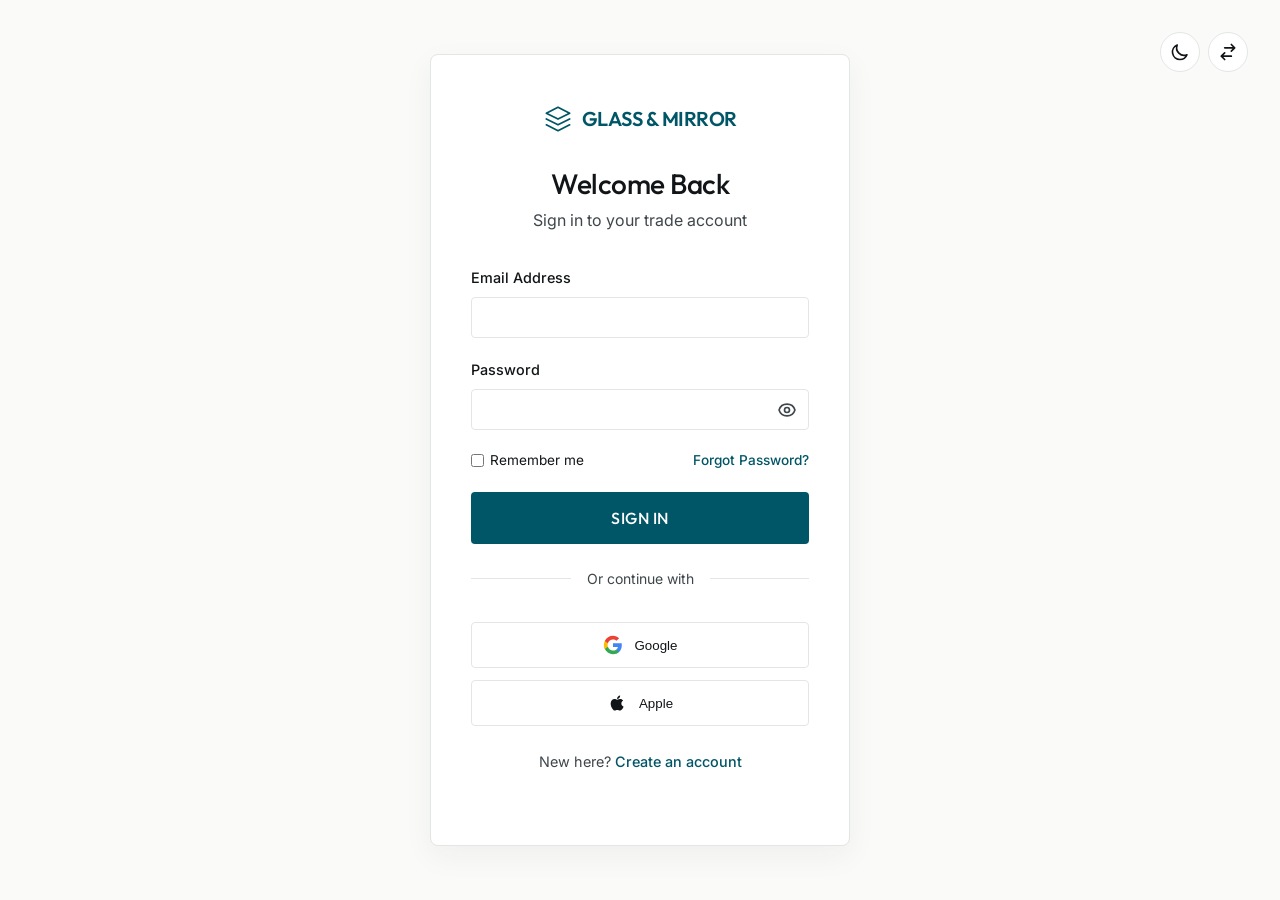
<file: login.html>
<!DOCTYPE html>
<html lang="en" dir="ltr">
<head>
    <meta charset="UTF-8">
    <meta name="viewport" content="width=device-width, initial-scale=1.0">
    <title>Login | Glass & Mirror Custom Fabrication</title>
    <link href="https://fonts.googleapis.com/css2?family=Inter:wght@400;500&family=Outfit:wght@400;500;600&display=swap" rel="stylesheet">
    <link rel="stylesheet" href="assets/css/style.css">
    <link rel="stylesheet" href="assets/css/dark-mode.css">
    <link rel="stylesheet" href="assets/css/rtl.css">
    <style>
        body {
            background-color: var(--bg-primary);
            min-height: 100vh;
            display: flex;
            flex-direction: column;
            align-items: center;
            justify-content: center;
            padding: 2rem;
        }
        .auth-card {
            background: var(--bg-card);
            padding: 3rem 2.5rem;
            border-radius: 8px;
            width: 100%;
            max-width: 420px;
            box-shadow: var(--shadow-soft);
            border: 1px solid var(--border-color);
            text-align: center;
        }
        .auth-logo {
            display: flex;
            justify-content: center;
            align-items: center;
            margin-bottom: 2rem;
            font-family: 'Outfit', sans-serif;
            font-size: 1.25rem;
            font-weight: 600;
            color: var(--accent-premium);
            text-decoration: none;
            letter-spacing: -0.5px;
            text-transform: uppercase;
        }
        .auth-card h2 { margin-bottom: 0.5rem; font-size: 1.75rem; }
        .auth-card p.subtitle { color: var(--text-secondary); margin-bottom: 2rem; }
        .form-group { margin-bottom: 1.25rem; text-align: left; }
        .form-label { display: block; margin-bottom: 0.5rem; font-weight: 500; font-size: 0.9rem; color: var(--text-primary); }
        .form-control { width: 100%; padding: 0.75rem 1rem; border: 1px solid var(--border-color); border-radius: 4px; background: transparent; color: var(--text-primary); outline: none; transition: 0.3s; }
        .form-control:focus { border-color: var(--accent-premium); }
        
        .input-wrapper { position: relative; }
        .password-toggle { position: absolute; right: 0.75rem; top: 50%; transform: translateY(-50%); background: none; border: none; cursor: pointer; color: var(--text-secondary); display: flex; align-items: center; justify-content: center; }
        
        .auth-link { color: var(--accent-premium); text-decoration: none; font-weight: 500; transition: color 0.3s; }
        .auth-link:hover { color: #003642; text-decoration: underline; }
        
        body.dark-mode .auth-link { color: #4DB8CC; }
        body.dark-mode .auth-link:hover { color: #7CE0F2; text-decoration: underline; }
        body.dark-mode .auth-logo { color: #4DB8CC; }
        
        .flex-between { display: flex; justify-content: space-between; align-items: center; }
        
        .social-login { margin-top: 2rem; }
        .social-btn { display: flex; align-items: center; justify-content: center; gap: 0.75rem; width: 100%; padding: 0.75rem; border: 1px solid var(--border-color); border-radius: 4px; background: transparent; color: var(--text-primary); cursor: pointer; margin-bottom: 0.75rem; transition: 0.3s; font-weight: 500; }
        .social-btn:hover { background: rgba(0, 0, 0, 0.04); border-color: var(--text-secondary); }
        body.dark-mode .social-btn:hover { background: rgba(255, 255, 255, 0.1); border-color: rgba(255, 255, 255, 0.3); }
        
        .divider { display: flex; align-items: center; margin: 1.5rem 0; color: var(--text-secondary); font-size: 0.875rem; }
        .divider::before, .divider::after { content: ""; flex: 1; border-bottom: 1px solid var(--border-color); }
        .divider::before { margin-right: 1rem; }
        .divider::after { margin-left: 1rem; }
        
        .fixed-toggles { 
            position: absolute;
            top: 2rem;
            right: 2rem;
            display: flex; 
            gap: 0.5rem; 
        }
        
        @media (max-width: 480px) {
            body { padding: 1rem; }
            .auth-card { padding: 2rem 1.5rem; }
            .fixed-toggles {
                position: static;
                justify-content: flex-end;
                width: 100%;
                margin-bottom: 1rem;
            }
        }
    </style>
    <link rel="icon" type="image/svg+xml" href="assets/images/favicon.svg">
</head>
<body>
    <div class="fixed-toggles">
        <button id="darkModeToggle" class="icon-btn" aria-label="Toggle Dark Mode" style="background: var(--bg-card); border: 1px solid var(--border-color);">
            <svg width="20" height="20" fill="none" stroke="currentColor" viewBox="0 0 24 24" xmlns="http://www.w3.org/2000/svg"><path stroke-linecap="round" stroke-linejoin="round" stroke-width="2" d="M20.354 15.354A9 9 0 018.646 3.646 9.003 9.003 0 0012 21a9.003 9.003 0 008.354-5.646z"></path></svg>
        </button>
        <button id="rtlToggle" class="icon-btn" aria-label="Toggle RTL" style="background: var(--bg-card); border: 1px solid var(--border-color);">
            <svg width="20" height="20" fill="none" stroke="currentColor" viewBox="0 0 24 24" xmlns="http://www.w3.org/2000/svg"><path stroke-linecap="round" stroke-linejoin="round" stroke-width="2" d="M8 7h12m0 0l-4-4m4 4l-4 4m0 6H4m0 0l4 4m-4-4l4-4"></path></svg>
        </button>
    </div>

    <div class="auth-card">
        <a href="index.html" class="auth-logo">
            <svg width="28" height="28" viewBox="0 0 24 24" fill="none" stroke="currentColor" stroke-width="1.5" stroke-linecap="round" stroke-linejoin="round" style="margin-right: 10px;">
                <polygon points="12 2 2 7 12 12 22 7 12 2"></polygon>
                <polyline points="2 17 12 22 22 17"></polyline>
                <polyline points="2 12 12 17 22 12"></polyline>
            </svg>
            Glass & Mirror
        </a>
        <h2>Welcome Back</h2>
        <p class="subtitle">Sign in to your trade account</p>
        
        <form>
            <div class="form-group">
                <label class="form-label">Email Address</label>
                <input type="email" class="form-control" required>
            </div>
            <div class="form-group">
                <label class="form-label">Password</label>
                <div class="input-wrapper">
                    <input type="password" class="form-control" id="password" required style="padding-right: 2.5rem;">
                    <button type="button" class="password-toggle" onclick="togglePassword('password')">
                        <svg width="20" height="20" fill="none" stroke="currentColor" viewBox="0 0 24 24"><path stroke-linecap="round" stroke-linejoin="round" stroke-width="2" d="M15 12a3 3 0 11-6 0 3 3 0 016 0z"></path><path stroke-linecap="round" stroke-linejoin="round" stroke-width="2" d="M2.458 12C3.732 7.943 7.523 5 12 5c4.478 0 8.268 2.943 9.542 7-1.274 4.057-5.064 7-9.542 7-4.477 0-8.268-2.943-9.542-7z"></path></svg>
                    </button>
                </div>
            </div>
            
            <div class="form-group flex-between" style="font-size: 0.85rem; flex-wrap: nowrap; gap: 0.5rem;">
                <label style="display: flex; align-items: center; gap: 0.4rem; cursor: pointer; white-space: nowrap;">
                    <input type="checkbox"> Remember me
                </label>
                <a href="#" class="auth-link" style="white-space: nowrap;">Forgot Password?</a>
            </div>
            
            <button type="submit" class="btn btn-primary" style="width: 100%;">Sign In</button>
        </form>

        <div class="divider">Or continue with</div>

        <div class="social-login">
            <button class="social-btn">
                <svg width="20" height="20" viewBox="0 0 24 24"><path fill="#4285F4" d="M22.56 12.25c0-.78-.07-1.53-.2-2.25H12v4.26h5.92c-.26 1.37-1.04 2.53-2.21 3.31v2.77h3.57c2.08-1.92 3.28-4.74 3.28-8.09z"/><path fill="#34A853" d="M12 23c2.97 0 5.46-.98 7.28-2.66l-3.57-2.77c-.98.66-2.23 1.06-3.71 1.06-2.86 0-5.29-1.93-6.16-4.53H2.18v2.84C3.99 20.53 7.7 23 12 23z"/><path fill="#FBBC05" d="M5.84 14.09c-.22-.66-.35-1.36-.35-2.09s.13-1.43.35-2.09V7.07H2.18C1.43 8.55 1 10.22 1 12s.43 3.45 1.18 4.93l2.85-2.22.81-.62z"/><path fill="#EA4335" d="M12 5.38c1.62 0 3.06.56 4.21 1.64l3.15-3.15C17.45 2.09 14.97 1 12 1 7.7 1 3.99 3.47 2.18 7.07l3.66 2.84c.87-2.6 3.3-4.53 6.16-4.53z"/></svg>
                Google
            </button>
            <button class="social-btn">
                <svg width="20" height="20" viewBox="0 0 24 24" fill="currentColor"><path d="M17.05 20.28c-.98.95-2.05.8-3.08.35-1.09-.46-2.09-.48-3.24 0-1.44.62-2.2.44-3.06-.35C2.79 15.25 3.51 7.59 9.05 7.31c1.35.07 2.29.74 3.08.8 1.18-.04 2.26-.74 3.58-.8 1.56-.05 2.87.68 3.65 1.83-3.15 1.84-2.6 6.13.56 7.32-.73 1.63-1.66 3.12-2.87 3.82zM12.03 7.25c-.15-2.23 1.66-4.07 3.74-4.25.32 2.34-1.92 4.31-3.74 4.25z"/></svg>
                Apple
            </button>
        </div>

        <p style="margin-top: 1.5rem; font-size: 0.9rem;">New here? <a href="register.html" class="auth-link">Create an account</a></p>
    </div>

    <script src="assets/js/main.js"></script>
    <script>
        function togglePassword(inputId) {
            const input = document.getElementById(inputId);
            if (input.type === 'password') {
                input.type = 'text';
            } else {
                input.type = 'password';
            }
        }
    </script>
</body>
</html>
</file>
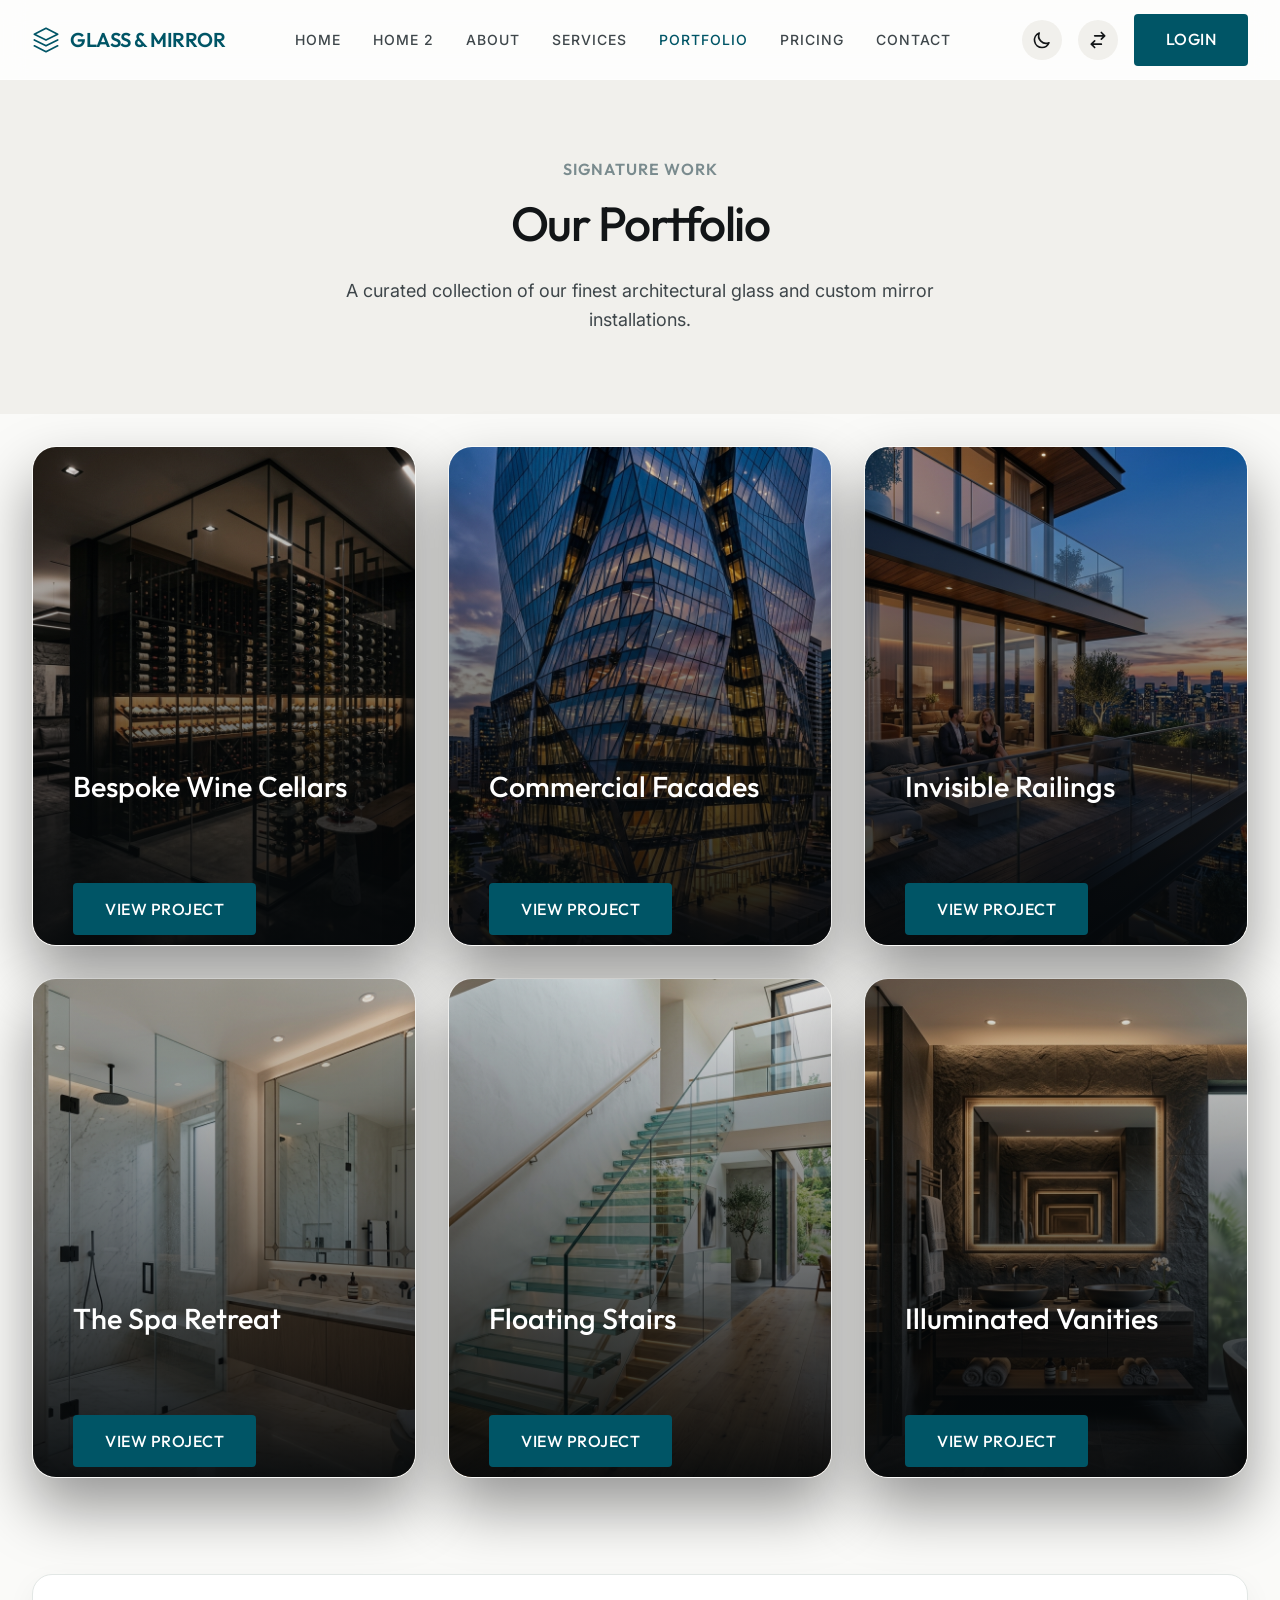
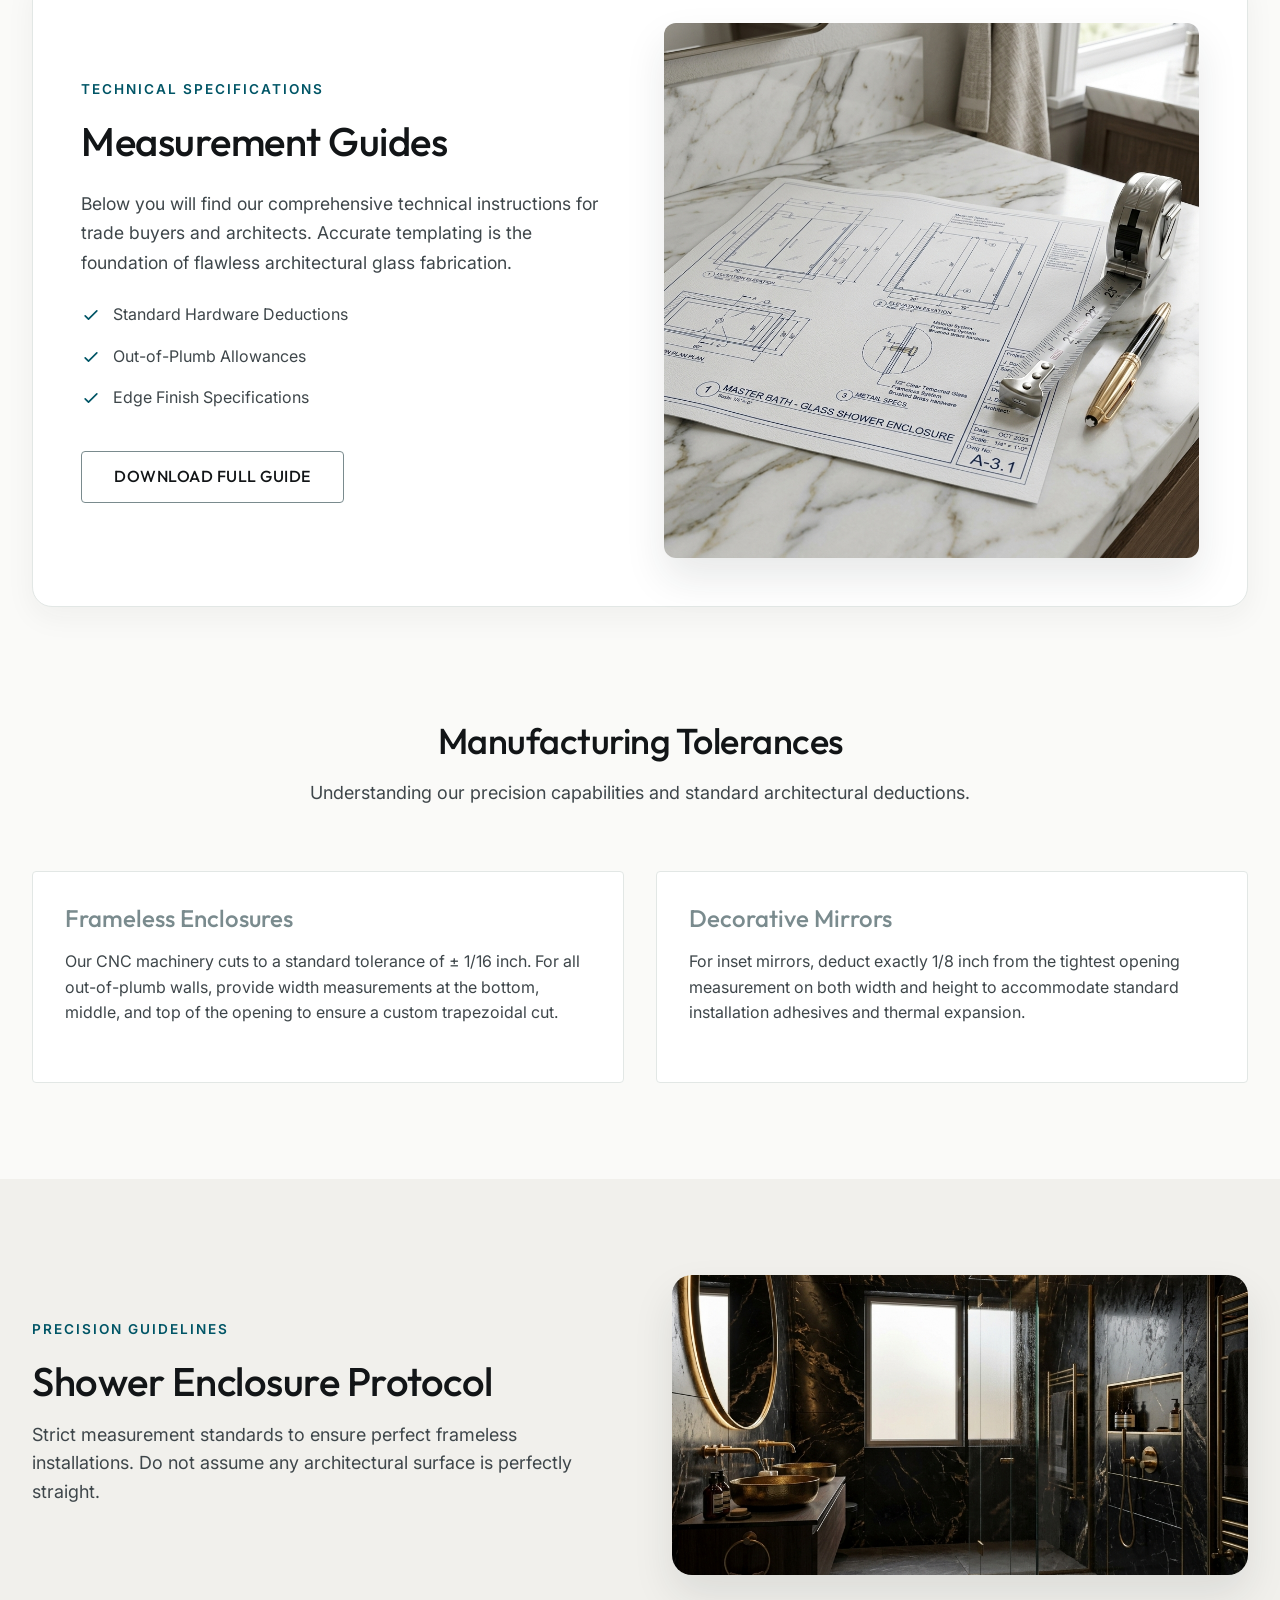
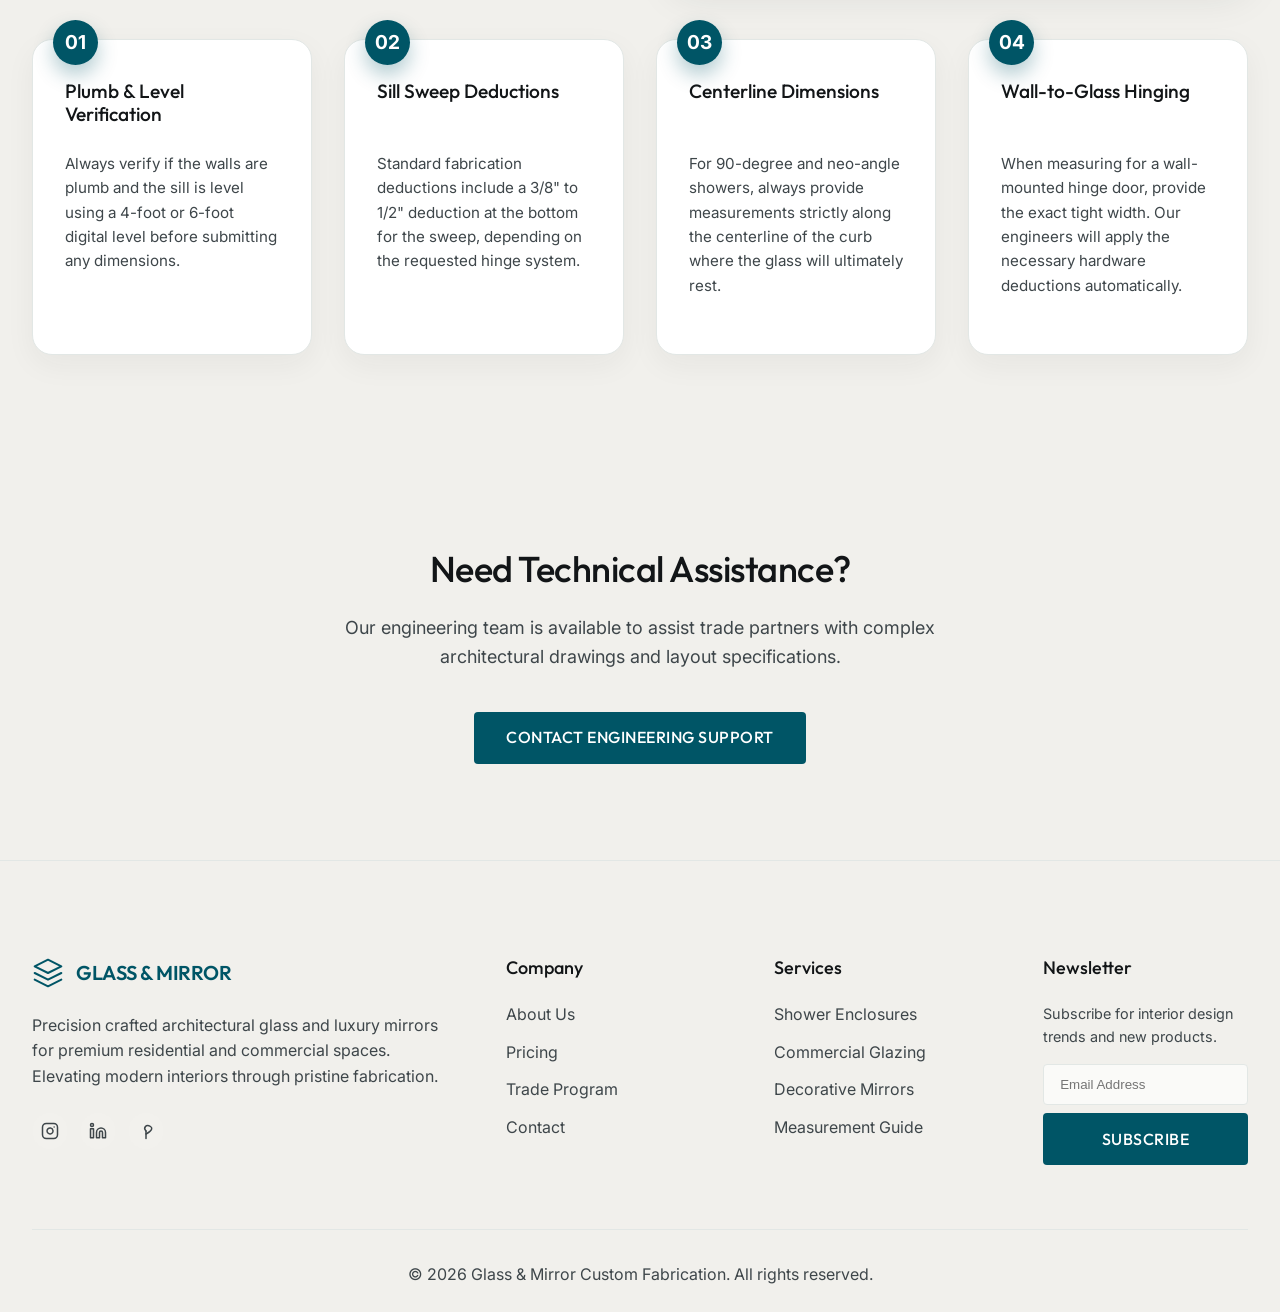
<file: portfolio.html>
<!DOCTYPE html>
<html lang="en" dir="ltr">
<head>
    <meta charset="UTF-8">
    <meta name="viewport" content="width=device-width, initial-scale=1.0">
    <title>Portfolio | Glass & Mirror Custom Fabrication</title>
    <link href="https://fonts.googleapis.com/css2?family=Inter:wght@400;500&family=Outfit:wght@400;500;600&display=swap" rel="stylesheet">
    <link rel="stylesheet" href="assets/css/style.css">
    <link rel="stylesheet" href="assets/css/dark-mode.css">
    <link rel="stylesheet" href="assets/css/rtl.css">
    <link rel="icon" type="image/svg+xml" href="assets/images/favicon.svg">
</head>
<body>
    <!-- Navbar -->
    <nav class="navbar">
        <div class="container flex-between">
            <a href="index.html" class="brand" style="display: flex; align-items: center;">
                <svg width="28" height="28" viewBox="0 0 24 24" fill="none" stroke="currentColor" stroke-width="1.5" stroke-linecap="round" stroke-linejoin="round" style="margin-right: 10px;">
                    <polygon points="12 2 2 7 12 12 22 7 12 2"></polygon>
                    <polyline points="2 17 12 22 22 17"></polyline>
                    <polyline points="2 12 12 17 22 12"></polyline>
                </svg>
                Glass & Mirror
            </a>
            <ul class="nav-links">
                <li><a href="index.html" class="nav-link">Home</a></li>
                <li><a href="home-2.html" class="nav-link">Home 2</a></li>
                <li><a href="about.html" class="nav-link">About</a></li>
                <li><a href="services.html" class="nav-link">Services</a></li>
                <li><a href="portfolio.html" class="nav-link active">Portfolio</a></li>
                <li><a href="pricing.html" class="nav-link">Pricing</a></li>
                <li><a href="contact.html" class="nav-link">Contact</a></li>
            </ul>
            <div class="nav-actions">
                <a href="login.html" class="btn btn-primary">Login</a>
                <button id="darkModeToggle" class="icon-btn" aria-label="Toggle Dark Mode">
                    <svg width="20" height="20" fill="none" stroke="currentColor" viewBox="0 0 24 24" xmlns="http://www.w3.org/2000/svg"><path stroke-linecap="round" stroke-linejoin="round" stroke-width="2" d="M20.354 15.354A9 9 0 018.646 3.646 9.003 9.003 0 0012 21a9.003 9.003 0 008.354-5.646z"></path></svg>
                </button>
                <button id="rtlToggle" class="icon-btn" aria-label="Toggle RTL">
                    <svg width="20" height="20" fill="none" stroke="currentColor" viewBox="0 0 24 24" xmlns="http://www.w3.org/2000/svg"><path stroke-linecap="round" stroke-linejoin="round" stroke-width="2" d="M8 7h12m0 0l-4-4m4 4l-4 4m0 6H4m0 0l4 4m-4-4l4-4"></path></svg>
                </button>
                <button class="mobile-menu-btn icon-btn" aria-label="Menu">
                    <svg width="24" height="24" fill="none" stroke="currentColor" viewBox="0 0 24 24" xmlns="http://www.w3.org/2000/svg"><path stroke-linecap="round" stroke-linejoin="round" stroke-width="2" d="M4 6h16M4 12h16M4 18h16"></path></svg>
                </button>
            </div>
        </div>
    </nav>

    <!-- Section 1: Hero Banner -->
    <section class="section section-bg" style="padding-top: 160px; padding-bottom: 80px; text-align: center;">
        <div class="container reveal">
            <h6 style="color: var(--accent-primary); margin-bottom: 1rem;">Signature Work</h6>
            <h1 class="hero-title" style="font-size: 48px;">Our Portfolio</h1>
            <p class="hero-subtitle" style="max-width: 600px; margin: 0 auto;">A curated collection of our finest architectural glass and custom mirror installations.</p>
        </div>
    </section>

    <!-- Section 2: Portfolio Gallery -->
    <section class="section" style="padding-top: 2rem;">
        <div class="container">
            <div class="service-gallery-grid" style="margin-bottom: 6rem;">
                <a href="#" class="service-glass-card reveal reveal-scale">
                    <img src="assets/images/glass_wine_cellar.png" alt="Glass Wine Cellar">
                    <div class="card-overlay">
                        <div class="content">
                            <h3>Bespoke Wine Cellars</h3>
                            <p>Frameless structural glass enclosures with climate control integration.</p>
                            <span class="explore-link">View Project <svg width="20" height="20" fill="none" stroke="currentColor" viewBox="0 0 24 24"><path stroke-linecap="round" stroke-linejoin="round" stroke-width="2" d="M17 8l4 4m0 0l-4 4m4-4H3"></path></svg></span>
                        </div>
                    </div>
                </a>
                <a href="#" class="service-glass-card reveal reveal-up" style="transition-delay: 0.1s;">
                    <img src="assets/images/geometric_facade.png" alt="Commercial Facade">
                    <div class="card-overlay">
                        <div class="content">
                            <h3>Commercial Facades</h3>
                            <p>High-performance structural glazing for luxury corporate exteriors.</p>
                            <span class="explore-link">View Project <svg width="20" height="20" fill="none" stroke="currentColor" viewBox="0 0 24 24"><path stroke-linecap="round" stroke-linejoin="round" stroke-width="2" d="M17 8l4 4m0 0l-4 4m4-4H3"></path></svg></span>
                        </div>
                    </div>
                </a>
                <a href="#" class="service-glass-card reveal reveal-scale" style="transition-delay: 0.2s;">
                    <img src="assets/images/penthouse_railings.png" alt="Penthouse Glass Balcony">
                    <div class="card-overlay">
                        <div class="content">
                            <h3>Invisible Railings</h3>
                            <p>Base-shoe mounted ultra-clear glass balustrades for uninterrupted views.</p>
                            <span class="explore-link">View Project <svg width="20" height="20" fill="none" stroke="currentColor" viewBox="0 0 24 24"><path stroke-linecap="round" stroke-linejoin="round" stroke-width="2" d="M17 8l4 4m0 0l-4 4m4-4H3"></path></svg></span>
                        </div>
                    </div>
                </a>
                <a href="#" class="service-glass-card reveal reveal-left">
                    <img src="assets/images/hero_glass_bathroom.png" alt="Luxury Shower">
                    <div class="card-overlay">
                        <div class="content">
                            <h3>The Spa Retreat</h3>
                            <p>Frameless floor-to-ceiling shower enclosures with minimal hardware.</p>
                            <span class="explore-link">View Project <svg width="20" height="20" fill="none" stroke="currentColor" viewBox="0 0 24 24"><path stroke-linecap="round" stroke-linejoin="round" stroke-width="2" d="M17 8l4 4m0 0l-4 4m4-4H3"></path></svg></span>
                        </div>
                    </div>
                </a>
                <a href="#" class="service-glass-card reveal reveal-up" style="transition-delay: 0.1s;">
                    <img src="assets/images/glass_staircase.png" alt="Glass Staircase">
                    <div class="card-overlay">
                        <div class="content">
                            <h3>Floating Stairs</h3>
                            <p>Multi-laminated structural glass treads and invisible railings.</p>
                            <span class="explore-link">View Project <svg width="20" height="20" fill="none" stroke="currentColor" viewBox="0 0 24 24"><path stroke-linecap="round" stroke-linejoin="round" stroke-width="2" d="M17 8l4 4m0 0l-4 4m4-4H3"></path></svg></span>
                        </div>
                    </div>
                </a>
                <a href="#" class="service-glass-card reveal reveal-right" style="transition-delay: 0.2s;">
                    <img src="assets/images/illuminated_vanity.png" alt="LED Vanity Mirror">
                    <div class="card-overlay">
                        <div class="content">
                            <h3>Illuminated Vanities</h3>
                            <p>Integrated LED lighting and custom frosted mirror designs.</p>
                            <span class="explore-link">View Project <svg width="20" height="20" fill="none" stroke="currentColor" viewBox="0 0 24 24"><path stroke-linecap="round" stroke-linejoin="round" stroke-width="2" d="M17 8l4 4m0 0l-4 4m4-4H3"></path></svg></span>
                        </div>
                    </div>
                </a>
            </div>
            
            <div class="grid grid-2 align-center reveal" style="background: var(--bg-card); padding: 3rem; border-radius: 20px; border: 1px solid var(--border-color); box-shadow: var(--shadow-soft); gap: 3rem;">
                <div class="technical-specs-content" style="flex: 1;">
                    <span class="eyebrow" style="color: var(--accent-premium); letter-spacing: 2px; text-transform: uppercase; font-weight: 600; font-size: 0.85rem; margin-bottom: 1rem; display: block;">Technical Specifications</span>
                    <h2 style="font-size: 2.5rem; color: var(--text-primary); margin-bottom: 1.5rem;">Measurement Guides</h2>
                    <p style="color: var(--text-secondary); font-size: 1.1rem; line-height: 1.7; margin-bottom: 1.5rem;">Below you will find our comprehensive technical instructions for trade buyers and architects. Accurate templating is the foundation of flawless architectural glass fabrication.</p>
                    <ul style="list-style: none; margin-bottom: 2.5rem; padding: 0;">
                        <li style="display: flex; align-items: center; gap: 0.75rem; margin-bottom: 1rem; color: var(--text-secondary);">
                            <svg width="20" height="20" fill="none" stroke="var(--accent-premium)" stroke-width="2" viewBox="0 0 24 24"><path stroke-linecap="round" stroke-linejoin="round" d="M5 13l4 4L19 7"></path></svg>
                            Standard Hardware Deductions
                        </li>
                        <li style="display: flex; align-items: center; gap: 0.75rem; margin-bottom: 1rem; color: var(--text-secondary);">
                            <svg width="20" height="20" fill="none" stroke="var(--accent-premium)" stroke-width="2" viewBox="0 0 24 24"><path stroke-linecap="round" stroke-linejoin="round" d="M5 13l4 4L19 7"></path></svg>
                            Out-of-Plumb Allowances
                        </li>
                        <li style="display: flex; align-items: center; gap: 0.75rem; margin-bottom: 1rem; color: var(--text-secondary);">
                            <svg width="20" height="20" fill="none" stroke="var(--accent-premium)" stroke-width="2" viewBox="0 0 24 24"><path stroke-linecap="round" stroke-linejoin="round" d="M5 13l4 4L19 7"></path></svg>
                            Edge Finish Specifications
                        </li>
                    </ul>
                    <a href="#" class="btn btn-secondary">Download Full Guide</a>
                </div>
                <div style="flex: 1;">
                    <img src="assets/images/guide_blueprint.png" alt="Technical Blueprint Guide" style="width: 100%; border-radius: 12px; box-shadow: var(--shadow-hover);">
                </div>
            </div>
        </div>
    </section>

    <!-- Section 3: General Tolerances (Card List) -->
    <section class="section" style="padding-top: 1rem;">
        <div class="container">
            <div class="text-center reveal" style="margin-bottom: 4rem;">
                <h2>Manufacturing Tolerances</h2>
                <p class="text-large">Understanding our precision capabilities and standard architectural deductions.</p>
            </div>
            <div class="grid grid-2 reveal">
                <div class="card" style="padding: 2rem;">
                    <h4 style="margin-bottom: 1rem; color: var(--accent-primary);">Frameless Enclosures</h4>
                    <p>Our CNC machinery cuts to a standard tolerance of ± 1/16 inch. For all out-of-plumb walls, provide width measurements at the bottom, middle, and top of the opening to ensure a custom trapezoidal cut.</p>
                </div>
                <div class="card" style="padding: 2rem;">
                    <h4 style="margin-bottom: 1rem; color: var(--accent-primary);">Decorative Mirrors</h4>
                    <p>For inset mirrors, deduct exactly 1/8 inch from the tightest opening measurement on both width and height to accommodate standard installation adhesives and thermal expansion.</p>
                </div>
            </div>
        </div>
    </section>

    <!-- Section 3: Shower Enclosure Diagram Content -->
    <section class="section" style="background: var(--bg-secondary);">
        <div class="container reveal">
            <div class="grid grid-2 align-center" style="gap: 4rem; margin-bottom: 3rem;">
                <div class="shower-protocol-content" style="flex: 1;">
                    <span class="eyebrow" style="color: var(--accent-premium); letter-spacing: 2px; text-transform: uppercase; font-weight: 600; font-size: 0.85rem; margin-bottom: 1rem; display: block;">Precision Guidelines</span>
                    <h2 style="margin-bottom: 1rem; font-size: 2.5rem; color: var(--text-primary);">Shower Enclosure Protocol</h2>
                    <p class="text-large" style="color: var(--text-secondary);">Strict measurement standards to ensure perfect frameless installations. Do not assume any architectural surface is perfectly straight.</p>
                </div>
                <div style="flex: 1; border-radius: 20px; overflow: hidden; box-shadow: var(--shadow-hover); height: 300px;">
                    <img src="assets/images/luxury_shower.png" alt="Luxury Frameless Shower" style="width: 100%; height: 100%; object-fit: cover;">
                </div>
            </div>

            <div class="process-grid">
                <div class="process-step reveal reveal-up">
                    <div class="step-number">01</div>
                    <h3 style="font-size: 1.2rem; margin-bottom: 1rem; color: var(--text-primary); min-height: 3.5rem;">Plumb & Level Verification</h3>
                    <p style="color: var(--text-secondary); font-size: 0.95rem; line-height: 1.6;">Always verify if the walls are plumb and the sill is level using a 4-foot or 6-foot digital level before submitting any dimensions.</p>
                </div>
                <div class="process-step reveal reveal-up" style="transition-delay: 0.1s;">
                    <div class="step-number">02</div>
                    <h3 style="font-size: 1.2rem; margin-bottom: 1rem; color: var(--text-primary); min-height: 3.5rem;">Sill Sweep Deductions</h3>
                    <p style="color: var(--text-secondary); font-size: 0.95rem; line-height: 1.6;">Standard fabrication deductions include a 3/8" to 1/2" deduction at the bottom for the sweep, depending on the requested hinge system.</p>
                </div>
                <div class="process-step reveal reveal-up" style="transition-delay: 0.2s;">
                    <div class="step-number">03</div>
                    <h3 style="font-size: 1.2rem; margin-bottom: 1rem; color: var(--text-primary); min-height: 3.5rem;">Centerline Dimensions</h3>
                    <p style="color: var(--text-secondary); font-size: 0.95rem; line-height: 1.6;">For 90-degree and neo-angle showers, always provide measurements strictly along the centerline of the curb where the glass will ultimately rest.</p>
                </div>
                <div class="process-step reveal reveal-up" style="transition-delay: 0.3s;">
                    <div class="step-number">04</div>
                    <h3 style="font-size: 1.2rem; margin-bottom: 1rem; color: var(--text-primary); min-height: 3.5rem;">Wall-to-Glass Hinging</h3>
                    <p style="color: var(--text-secondary); font-size: 0.95rem; line-height: 1.6;">When measuring for a wall-mounted hinge door, provide the exact tight width. Our engineers will apply the necessary hardware deductions automatically.</p>
                </div>
            </div>
        </div>
    </section>

    <!-- Section 4: Trade Support CTA -->
    <section class="section section-bg text-center">
        <div class="container reveal">
            <h2>Need Technical Assistance?</h2>
            <p class="text-large" style="max-width: 600px; margin: 1.5rem auto 2.5rem;">Our engineering team is available to assist trade partners with complex architectural drawings and layout specifications.</p>
            <a href="contact.html" class="btn btn-primary">Contact Engineering Support</a>
        </div>
    </section>

    <!-- Footer -->
    <footer class="footer">
        <div class="container">
            <div class="footer-grid">
                <div>
                    <a href="index.html" class="footer-brand" style="display: flex; align-items: center;">
                        <svg width="32" height="32" viewBox="0 0 24 24" fill="none" stroke="currentColor" stroke-width="1.5" stroke-linecap="round" stroke-linejoin="round" style="margin-right: 12px;">
                            <polygon points="12 2 2 7 12 12 22 7 12 2"></polygon>
                            <polyline points="2 17 12 22 22 17"></polyline>
                            <polyline points="2 12 12 17 22 12"></polyline>
                        </svg>
                        Glass & Mirror
                    </a>
                    <p>Precision crafted architectural glass and luxury mirrors for premium residential and commercial spaces. Elevating modern interiors through pristine fabrication.</p>
                    <div class="footer-socials" style="margin-top: 1.5rem; display: flex; gap: 0.75rem;">
                        <a href="#" class="social-icon" aria-label="Instagram">
                            <svg width="18" height="18" fill="none" stroke="currentColor" stroke-width="2" stroke-linecap="round" stroke-linejoin="round" viewBox="0 0 24 24"><rect x="2" y="2" width="20" height="20" rx="5" ry="5"></rect><path d="M16 11.37A4 4 0 1112.63 8 4 4 0 0116 11.37z"></path><line x1="17.5" y1="6.5" x2="17.51" y2="6.5"></line></svg>
                        </a>
                        <a href="#" class="social-icon" aria-label="LinkedIn">
                            <svg width="18" height="18" fill="none" stroke="currentColor" stroke-width="2" stroke-linecap="round" stroke-linejoin="round" viewBox="0 0 24 24"><path d="M16 8a6 6 0 016 6v7h-4v-7a2 2 0 00-2-2 2 2 0 00-2 2v7h-4v-7a6 6 0 016-6z"></path><rect x="2" y="9" width="4" height="12"></rect><circle cx="4" cy="4" r="2"></circle></svg>
                        </a>
                        <a href="#" class="social-icon" aria-label="Pinterest">
                            <svg width="18" height="18" fill="none" stroke="currentColor" stroke-width="2" stroke-linecap="round" stroke-linejoin="round" viewBox="0 0 24 24"><line x1="12" y1="12" x2="12" y2="22"></line><path d="M12 12c-4-4 0-10 6-6s-6 10-6 10"></path></svg>
                        </a>
                    </div>
                </div>
                <div>
                    <h5 class="footer-title">Company</h5>
                    <ul class="footer-links">
                        <li><a href="about.html">About Us</a></li>
                        <li><a href="pricing.html">Pricing</a></li>
                        <li><a href="#">Trade Program</a></li>
                        <li><a href="contact.html">Contact</a></li>
                    </ul>
                </div>
                <div>
                    <h5 class="footer-title">Services</h5>
                    <ul class="footer-links">
                        <li><a href="services.html">Shower Enclosures</a></li>
                        <li><a href="services.html">Commercial Glazing</a></li>
                        <li><a href="services.html">Decorative Mirrors</a></li>
                        <li><a href="measurement-guide.html">Measurement Guide</a></li>
                    </ul>
                </div>
                <div>
                    <h5 class="footer-title">Newsletter</h5>
                    <p style="margin-bottom: 1rem; color: var(--text-secondary); font-size: 0.9rem;">Subscribe for interior design trends and new products.</p>
                    <form class="newsletter-form" style="display: flex; gap: 0.5rem; flex-direction: column;">
                        <input type="email" placeholder="Email Address" required style="padding: 0.75rem 1rem; border-radius: 4px; border: 1px solid var(--border-color); background: var(--bg-primary); color: var(--text-primary); width: 100%; outline: none; transition: 0.3s;">
                        <button type="submit" class="btn btn-primary" style="padding: 0.75rem 1rem; width: 100%; justify-content: center;">Subscribe</button>
                    </form>
                </div>
            </div>
            <div class="footer-bottom">
                <p>&copy; 2026 Glass & Mirror Custom Fabrication. All rights reserved.</p>
            </div>
        </div>
    </footer>

    <!-- Back to Top -->
    <button id="backToTop" class="back-to-top" aria-label="Back to Top">
        <svg width="24" height="24" fill="none" stroke="currentColor" viewBox="0 0 24 24" xmlns="http://www.w3.org/2000/svg"><path stroke-linecap="round" stroke-linejoin="round" stroke-width="2" d="M5 15l7-7 7 7"></path></svg>
    </button>
    <script src="assets/js/main.js"></script>
</body>
</html>
</file>
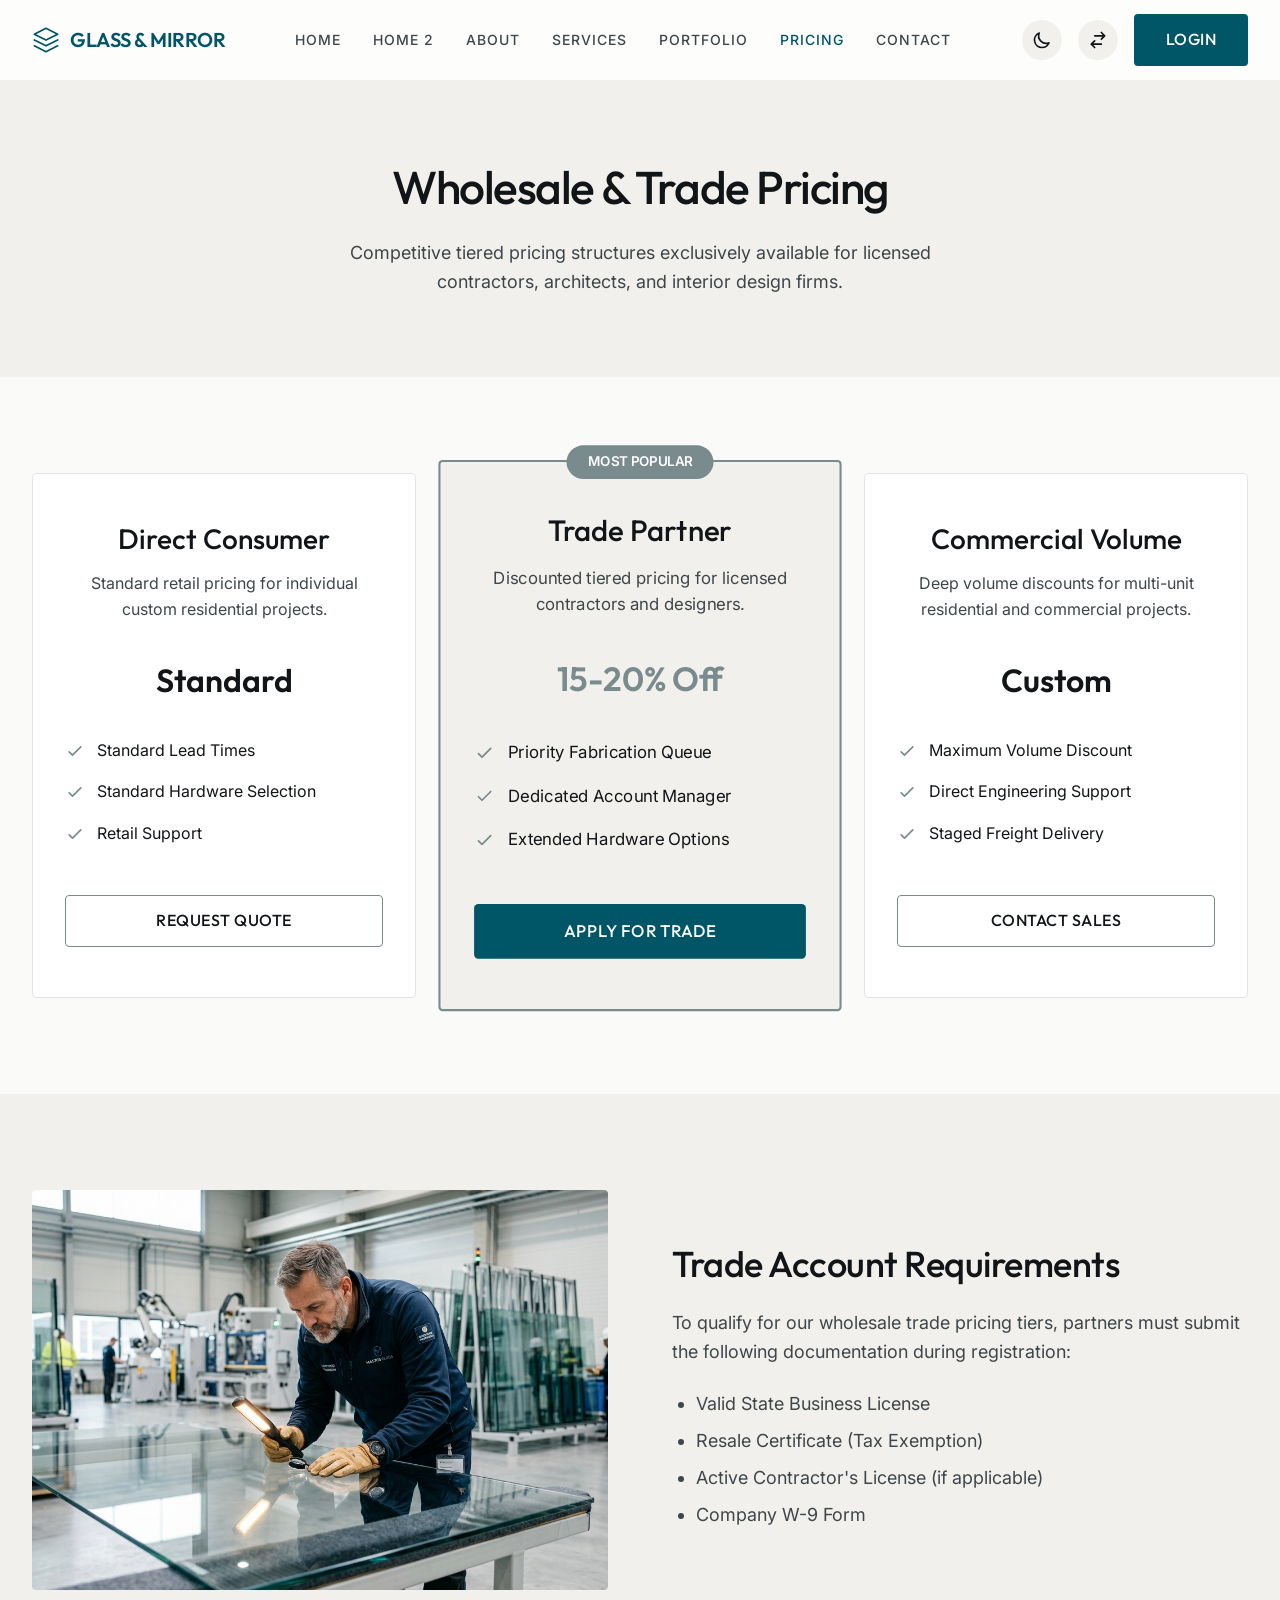
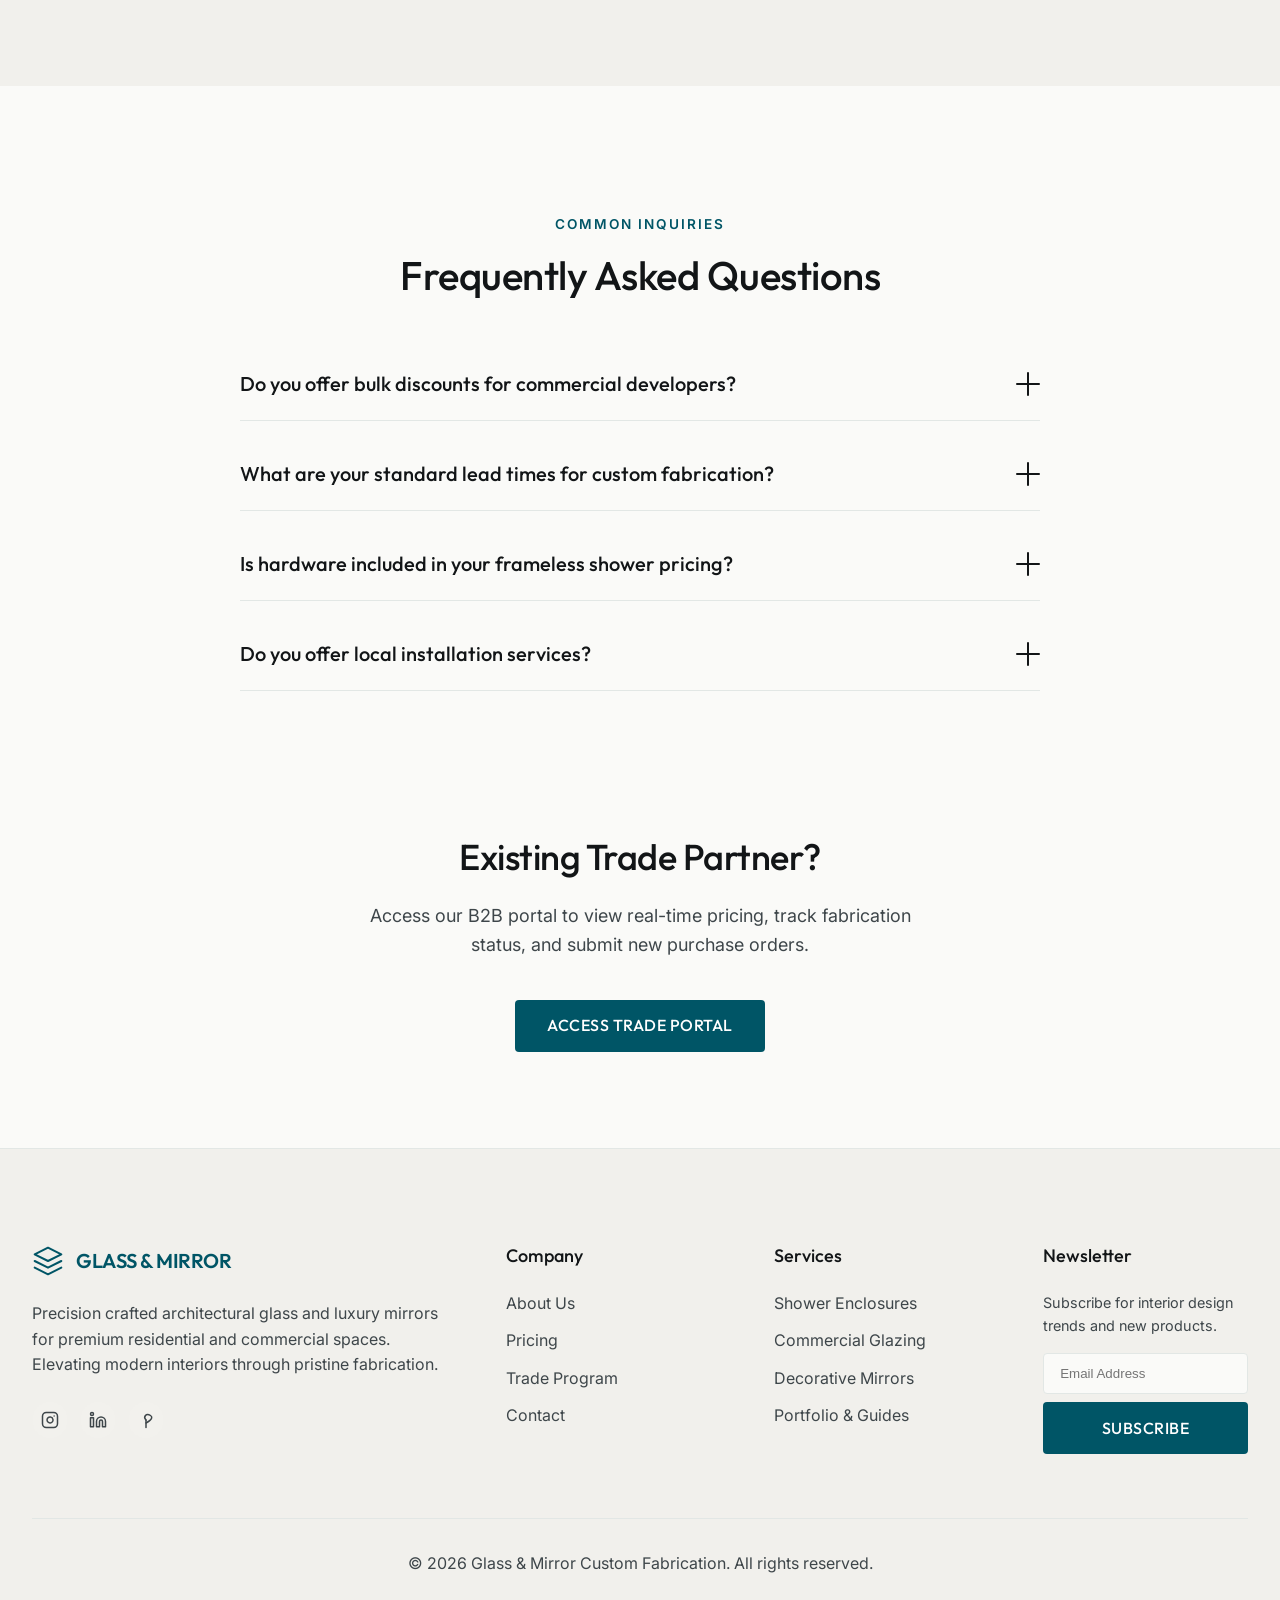
<file: pricing.html>
<!DOCTYPE html>
<html lang="en" dir="ltr">
<head>
    <meta charset="UTF-8">
    <meta name="viewport" content="width=device-width, initial-scale=1.0">
    <title>Pricing & Trade Accounts | Glass & Mirror Custom Fabrication</title>
    <link href="https://fonts.googleapis.com/css2?family=Inter:wght@400;500&family=Outfit:wght@400;500;600&display=swap" rel="stylesheet">
    <link rel="stylesheet" href="assets/css/style.css">
    <link rel="stylesheet" href="assets/css/dark-mode.css">
    <link rel="stylesheet" href="assets/css/rtl.css">
    <link rel="icon" type="image/svg+xml" href="assets/images/favicon.svg">
</head>
<body>
    <!-- Navbar -->
    <nav class="navbar">
        <div class="container flex-between">
            <a href="index.html" class="brand" style="display: flex; align-items: center;">
                <svg width="28" height="28" viewBox="0 0 24 24" fill="none" stroke="currentColor" stroke-width="1.5" stroke-linecap="round" stroke-linejoin="round" style="margin-right: 10px;">
                    <polygon points="12 2 2 7 12 12 22 7 12 2"></polygon>
                    <polyline points="2 17 12 22 22 17"></polyline>
                    <polyline points="2 12 12 17 22 12"></polyline>
                </svg>
                Glass & Mirror
            </a>
            <ul class="nav-links">
                <li><a href="index.html" class="nav-link">Home</a></li>
                <li><a href="home-2.html" class="nav-link">Home 2</a></li>
                <li><a href="about.html" class="nav-link">About</a></li>
                <li><a href="services.html" class="nav-link">Services</a></li>
                <li><a href="portfolio.html" class="nav-link">Portfolio</a></li>
                <li><a href="pricing.html" class="nav-link active">Pricing</a></li>
                <li><a href="contact.html" class="nav-link">Contact</a></li>
            </ul>
            <div class="nav-actions">
                <a href="login.html" class="btn btn-primary">Login</a>
                <button id="darkModeToggle" class="icon-btn" aria-label="Toggle Dark Mode">
                    <svg width="20" height="20" fill="none" stroke="currentColor" viewBox="0 0 24 24" xmlns="http://www.w3.org/2000/svg"><path stroke-linecap="round" stroke-linejoin="round" stroke-width="2" d="M20.354 15.354A9 9 0 018.646 3.646 9.003 9.003 0 0012 21a9.003 9.003 0 008.354-5.646z"></path></svg>
                </button>
                <button id="rtlToggle" class="icon-btn" aria-label="Toggle RTL">
                    <svg width="20" height="20" fill="none" stroke="currentColor" viewBox="0 0 24 24" xmlns="http://www.w3.org/2000/svg"><path stroke-linecap="round" stroke-linejoin="round" stroke-width="2" d="M8 7h12m0 0l-4-4m4 4l-4 4m0 6H4m0 0l4 4m-4-4l4-4"></path></svg>
                </button>
                <button class="mobile-menu-btn icon-btn" aria-label="Menu">
                    <svg width="24" height="24" fill="none" stroke="currentColor" viewBox="0 0 24 24" xmlns="http://www.w3.org/2000/svg"><path stroke-linecap="round" stroke-linejoin="round" stroke-width="2" d="M4 6h16M4 12h16M4 18h16"></path></svg>
                </button>
            </div>
        </div>
    </nav>

    <!-- Section 1: Hero -->
    <section class="section section-bg" style="padding-top: 160px; padding-bottom: 80px; text-align: center;">
        <div class="container reveal">
            <h1 class="hero-title">Wholesale & Trade Pricing</h1>
            <p class="hero-subtitle" style="max-width: 600px; margin: 0 auto;">Competitive tiered pricing structures exclusively available for licensed contractors, architects, and interior design firms.</p>
        </div>
    </section>

    <!-- Section 2: Pricing Tiers -->
    <section class="section">
        <div class="container">
            <div class="grid grid-3 reveal">
                <div class="card" style="padding: 3rem 2rem; text-align: center; border-color: var(--border-color);">
                    <h3 style="margin-bottom: 1rem;">Direct Consumer</h3>
                    <p style="color: var(--text-secondary); margin-bottom: 2rem;">Standard retail pricing for individual custom residential projects.</p>
                    <div style="font-size: 2rem; font-weight: 600; margin-bottom: 2rem; font-family: 'Outfit';">Standard</div>
                    <ul style="list-style: none; text-align: left; margin-bottom: 2rem; padding: 0;">
                        <li style="display: flex; align-items: center; gap: 0.75rem; margin-bottom: 1rem; color: var(--text-primary);"><svg width="20" height="20" fill="none" stroke="var(--accent-primary)" stroke-width="2" viewBox="0 0 24 24"><path stroke-linecap="round" stroke-linejoin="round" d="M5 13l4 4L19 7"></path></svg> Standard Lead Times</li>
                        <li style="display: flex; align-items: center; gap: 0.75rem; margin-bottom: 1rem; color: var(--text-primary);"><svg width="20" height="20" fill="none" stroke="var(--accent-primary)" stroke-width="2" viewBox="0 0 24 24"><path stroke-linecap="round" stroke-linejoin="round" d="M5 13l4 4L19 7"></path></svg> Standard Hardware Selection</li>
                        <li style="display: flex; align-items: center; gap: 0.75rem; margin-bottom: 1rem; color: var(--text-primary);"><svg width="20" height="20" fill="none" stroke="var(--accent-primary)" stroke-width="2" viewBox="0 0 24 24"><path stroke-linecap="round" stroke-linejoin="round" d="M5 13l4 4L19 7"></path></svg> Retail Support</li>
                    </ul>
                    <a href="contact.html" class="btn btn-secondary" style="width: 100%;">Request Quote</a>
                </div>
                
                <div class="card" style="padding: 3rem 2rem; text-align: center; border: 2px solid var(--accent-primary); background: var(--bg-secondary); transform: scale(1.05); z-index: 1; overflow: visible;">
                    <div style="background: var(--accent-primary); color: #fff; padding: 0.35rem 1.25rem; border-radius: 20px; font-size: 0.8rem; font-weight: 600; text-transform: uppercase; position: absolute; top: 0; left: 50%; transform: translate(-50%, -50%); white-space: nowrap;">Most Popular</div>
                    <h3 style="margin-bottom: 1rem;">Trade Partner</h3>
                    <p style="color: var(--text-secondary); margin-bottom: 2rem;">Discounted tiered pricing for licensed contractors and designers.</p>
                    <div style="font-size: 2rem; font-weight: 600; margin-bottom: 2rem; font-family: 'Outfit'; color: var(--accent-primary);">15-20% Off</div>
                    <ul style="list-style: none; text-align: left; margin-bottom: 2rem; padding: 0;">
                        <li style="display: flex; align-items: center; gap: 0.75rem; margin-bottom: 1rem; color: var(--text-primary);"><svg width="20" height="20" fill="none" stroke="var(--accent-primary)" stroke-width="2" viewBox="0 0 24 24"><path stroke-linecap="round" stroke-linejoin="round" d="M5 13l4 4L19 7"></path></svg> Priority Fabrication Queue</li>
                        <li style="display: flex; align-items: center; gap: 0.75rem; margin-bottom: 1rem; color: var(--text-primary);"><svg width="20" height="20" fill="none" stroke="var(--accent-primary)" stroke-width="2" viewBox="0 0 24 24"><path stroke-linecap="round" stroke-linejoin="round" d="M5 13l4 4L19 7"></path></svg> Dedicated Account Manager</li>
                        <li style="display: flex; align-items: center; gap: 0.75rem; margin-bottom: 1rem; color: var(--text-primary);"><svg width="20" height="20" fill="none" stroke="var(--accent-primary)" stroke-width="2" viewBox="0 0 24 24"><path stroke-linecap="round" stroke-linejoin="round" d="M5 13l4 4L19 7"></path></svg> Extended Hardware Options</li>
                    </ul>
                    <a href="register.html" class="btn btn-primary" style="width: 100%;">Apply for Trade</a>
                </div>

                <div class="card" style="padding: 3rem 2rem; text-align: center; border-color: var(--border-color);">
                    <h3 style="margin-bottom: 1rem;">Commercial Volume</h3>
                    <p style="color: var(--text-secondary); margin-bottom: 2rem;">Deep volume discounts for multi-unit residential and commercial projects.</p>
                    <div style="font-size: 2rem; font-weight: 600; margin-bottom: 2rem; font-family: 'Outfit';">Custom</div>
                    <ul style="list-style: none; text-align: left; margin-bottom: 2rem; padding: 0;">
                        <li style="display: flex; align-items: center; gap: 0.75rem; margin-bottom: 1rem; color: var(--text-primary);"><svg width="20" height="20" fill="none" stroke="var(--accent-primary)" stroke-width="2" viewBox="0 0 24 24"><path stroke-linecap="round" stroke-linejoin="round" d="M5 13l4 4L19 7"></path></svg> Maximum Volume Discount</li>
                        <li style="display: flex; align-items: center; gap: 0.75rem; margin-bottom: 1rem; color: var(--text-primary);"><svg width="20" height="20" fill="none" stroke="var(--accent-primary)" stroke-width="2" viewBox="0 0 24 24"><path stroke-linecap="round" stroke-linejoin="round" d="M5 13l4 4L19 7"></path></svg> Direct Engineering Support</li>
                        <li style="display: flex; align-items: center; gap: 0.75rem; margin-bottom: 1rem; color: var(--text-primary);"><svg width="20" height="20" fill="none" stroke="var(--accent-primary)" stroke-width="2" viewBox="0 0 24 24"><path stroke-linecap="round" stroke-linejoin="round" d="M5 13l4 4L19 7"></path></svg> Staged Freight Delivery</li>
                    </ul>
                    <a href="contact.html" class="btn btn-secondary" style="width: 100%;">Contact Sales</a>
                </div>
            </div>
        </div>
    </section>

    <!-- Section 3: Trade Requirements -->
    <section class="section section-bg">
        <div class="container reveal">
            <div class="grid grid-2 align-center" style="gap: 4rem;">
                <div style="flex: 1;">
                    <img src="assets/images/about_craftsmanship.png" alt="Craftsmanship" style="border-radius: 4px; max-height: 400px; width: 100%; object-fit: cover;">
                </div>
                <div class="trade-requirements-content" style="flex: 1;">
                    <h2 style="margin-bottom: 1.5rem;">Trade Account Requirements</h2>
                    <p class="text-large">To qualify for our wholesale trade pricing tiers, partners must submit the following documentation during registration:</p>
                    <ul style="margin-top: 1.5rem; padding-left: 1.5rem; color: var(--text-secondary); font-size: 1.125rem;">
                        <li style="margin-bottom: 0.5rem;">Valid State Business License</li>
                        <li style="margin-bottom: 0.5rem;">Resale Certificate (Tax Exemption)</li>
                        <li style="margin-bottom: 0.5rem;">Active Contractor's License (if applicable)</li>
                        <li style="margin-bottom: 0.5rem;">Company W-9 Form</li>
                    </ul>
                </div>
            </div>
        </div>
    </section>

    <!-- Section 4: Frequently Asked Questions -->
    <section class="sec-faq" style="padding-bottom: 2rem;">
        <div class="container reveal">
            <div class="text-center" style="margin-bottom: 3rem;">
                <span class="eyebrow" style="color: var(--accent-premium); letter-spacing: 2px; text-transform: uppercase; font-weight: 600; font-size: 0.85rem; margin-bottom: 1rem; display: block;">Common Inquiries</span>
                <h2 style="font-size: 2.5rem; color: var(--text-primary);">Frequently Asked Questions</h2>
            </div>
            
            <div class="faq-container">
                <div class="faq-item">
                    <button class="faq-question">
                        Do you offer bulk discounts for commercial developers?
                        <span class="faq-icon"></span>
                    </button>
                    <div class="faq-answer">
                        <div class="faq-answer-inner">
                            Yes, our Commercial Volume tier provides deep discounts for multi-unit residential builds, hotel renovations, and corporate offices. Pricing scales aggressively based on total square footage and standardization of panel sizes.
                        </div>
                    </div>
                </div>

                <div class="faq-item">
                    <button class="faq-question">
                        What are your standard lead times for custom fabrication?
                        <span class="faq-icon"></span>
                    </button>
                    <div class="faq-answer">
                        <div class="faq-answer-inner">
                            Standard clear tempered glass generally takes 7-10 business days from the moment templates are finalized. Specialized items like low-iron, acid-etched, or custom antique mirrors may require 12-15 business days. Trade partners enjoy priority placement in our fabrication queue.
                        </div>
                    </div>
                </div>

                <div class="faq-item">
                    <button class="faq-question">
                        Is hardware included in your frameless shower pricing?
                        <span class="faq-icon"></span>
                    </button>
                    <div class="faq-answer">
                        <div class="faq-answer-inner">
                            Yes, all our frameless shower enclosure quotes include premium structural hardware (hinges, clamps, and u-channels). We exclusively stock high-grade solid brass and stainless steel components in over a dozen architectural finishes.
                        </div>
                    </div>
                </div>

                <div class="faq-item">
                    <button class="faq-question">
                        Do you offer local installation services?
                        <span class="faq-icon"></span>
                    </button>
                    <div class="faq-answer">
                        <div class="faq-answer-inner">
                            While our primary focus is strictly on wholesale fabrication for licensed trade partners, we do maintain an elite network of certified, independent architectural glass installers that we can recommend for your residential projects.
                        </div>
                    </div>
                </div>
            </div>
        </div>
    </section>

    <!-- Section 5: Login CTA -->
    <section class="section text-center">
        <div class="container reveal">
            <h2>Existing Trade Partner?</h2>
            <p class="text-large" style="max-width: 600px; margin: 1.5rem auto 2.5rem;">Access our B2B portal to view real-time pricing, track fabrication status, and submit new purchase orders.</p>
            <a href="login.html" class="btn btn-primary">Access Trade Portal</a>
        </div>
    </section>

    <!-- Footer -->
    <footer class="footer">
        <div class="container">
            <div class="footer-grid">
                <div>
                    <a href="index.html" class="footer-brand" style="display: flex; align-items: center;">
                        <svg width="32" height="32" viewBox="0 0 24 24" fill="none" stroke="currentColor" stroke-width="1.5" stroke-linecap="round" stroke-linejoin="round" style="margin-right: 12px;">
                            <polygon points="12 2 2 7 12 12 22 7 12 2"></polygon>
                            <polyline points="2 17 12 22 22 17"></polyline>
                            <polyline points="2 12 12 17 22 12"></polyline>
                        </svg>
                        Glass & Mirror
                    </a>
                    <p>Precision crafted architectural glass and luxury mirrors for premium residential and commercial spaces. Elevating modern interiors through pristine fabrication.</p>
                    <div class="footer-socials" style="margin-top: 1.5rem; display: flex; gap: 0.75rem;">
                        <a href="#" class="social-icon" aria-label="Instagram">
                            <svg width="18" height="18" fill="none" stroke="currentColor" stroke-width="2" stroke-linecap="round" stroke-linejoin="round" viewBox="0 0 24 24"><rect x="2" y="2" width="20" height="20" rx="5" ry="5"></rect><path d="M16 11.37A4 4 0 1112.63 8 4 4 0 0116 11.37z"></path><line x1="17.5" y1="6.5" x2="17.51" y2="6.5"></line></svg>
                        </a>
                        <a href="#" class="social-icon" aria-label="LinkedIn">
                            <svg width="18" height="18" fill="none" stroke="currentColor" stroke-width="2" stroke-linecap="round" stroke-linejoin="round" viewBox="0 0 24 24"><path d="M16 8a6 6 0 016 6v7h-4v-7a2 2 0 00-2-2 2 2 0 00-2 2v7h-4v-7a6 6 0 016-6z"></path><rect x="2" y="9" width="4" height="12"></rect><circle cx="4" cy="4" r="2"></circle></svg>
                        </a>
                        <a href="#" class="social-icon" aria-label="Pinterest">
                            <svg width="18" height="18" fill="none" stroke="currentColor" stroke-width="2" stroke-linecap="round" stroke-linejoin="round" viewBox="0 0 24 24"><line x1="12" y1="12" x2="12" y2="22"></line><path d="M12 12c-4-4 0-10 6-6s-6 10-6 10"></path></svg>
                        </a>
                    </div>
                </div>
                <div>
                    <h5 class="footer-title">Company</h5>
                    <ul class="footer-links">
                        <li><a href="about.html">About Us</a></li>
                        <li><a href="pricing.html">Pricing</a></li>
                        <li><a href="#">Trade Program</a></li>
                        <li><a href="contact.html">Contact</a></li>
                    </ul>
                </div>
                <div>
                    <h5 class="footer-title">Services</h5>
                    <ul class="footer-links">
                        <li><a href="services.html">Shower Enclosures</a></li>
                        <li><a href="services.html">Commercial Glazing</a></li>
                        <li><a href="services.html">Decorative Mirrors</a></li>
                        <li><a href="portfolio.html">Portfolio & Guides</a></li>
                    </ul>
                </div>
                <div>
                    <h5 class="footer-title">Newsletter</h5>
                    <p style="margin-bottom: 1rem; color: var(--text-secondary); font-size: 0.9rem;">Subscribe for interior design trends and new products.</p>
                    <form class="newsletter-form" style="display: flex; gap: 0.5rem; flex-direction: column;">
                        <input type="email" placeholder="Email Address" required style="padding: 0.75rem 1rem; border-radius: 4px; border: 1px solid var(--border-color); background: var(--bg-primary); color: var(--text-primary); width: 100%; outline: none; transition: 0.3s;">
                        <button type="submit" class="btn btn-primary" style="padding: 0.75rem 1rem; width: 100%; justify-content: center;">Subscribe</button>
                    </form>
                </div>
            </div>
            <div class="footer-bottom">
                <p>&copy; 2026 Glass & Mirror Custom Fabrication. All rights reserved.</p>
            </div>
        </div>
    </footer>

    <!-- Back to Top -->
    <button id="backToTop" class="back-to-top" aria-label="Back to Top">
        <svg width="24" height="24" fill="none" stroke="currentColor" viewBox="0 0 24 24" xmlns="http://www.w3.org/2000/svg"><path stroke-linecap="round" stroke-linejoin="round" stroke-width="2" d="M5 15l7-7 7 7"></path></svg>
    </button>
    <script src="assets/js/main.js"></script>
</body>
</html>
</file>
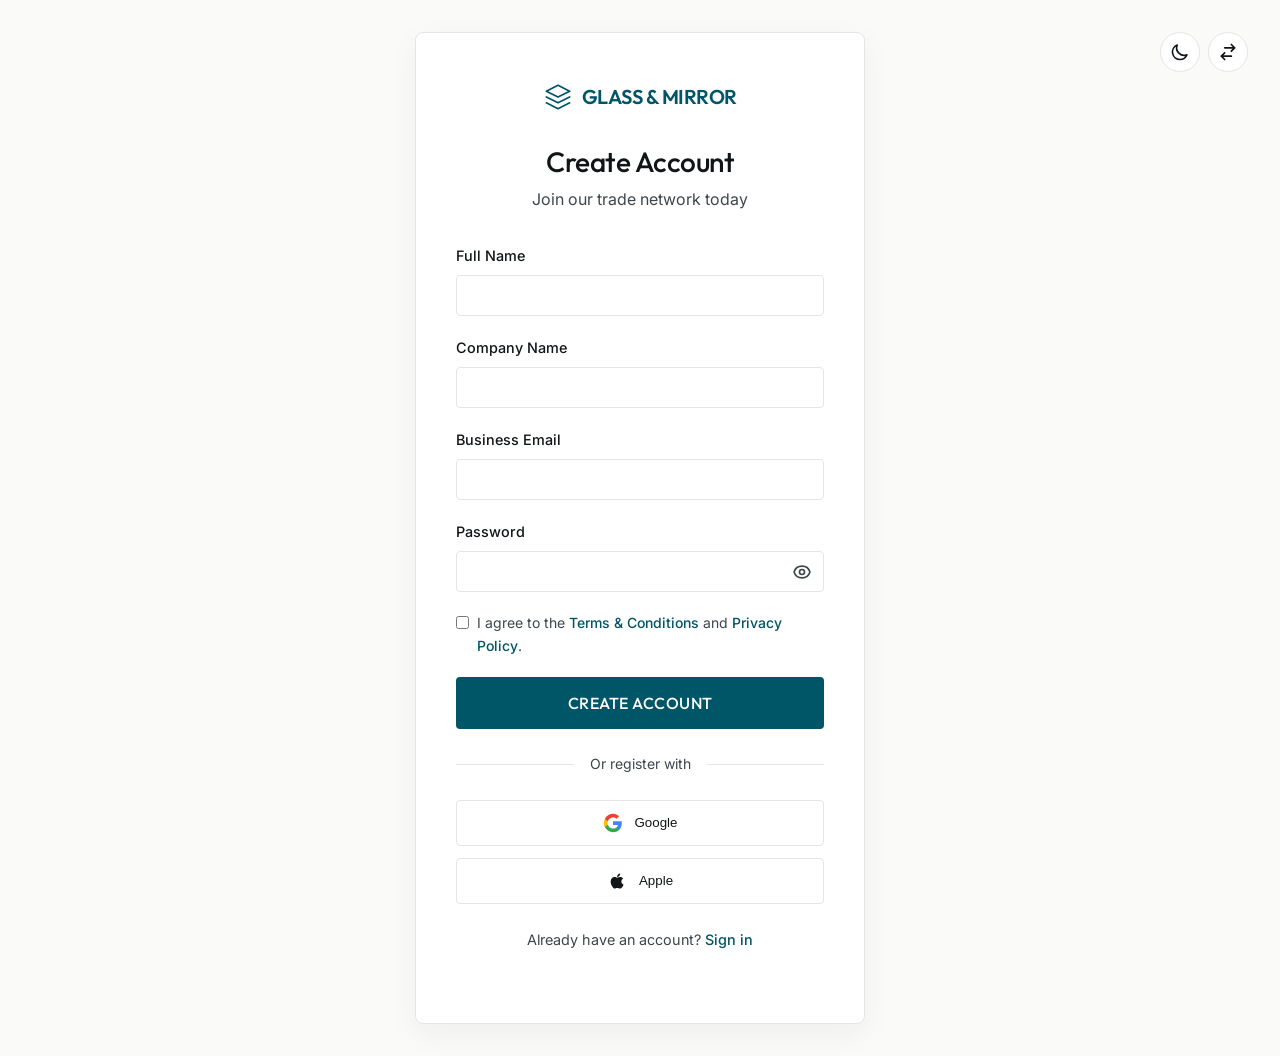
<file: register.html>
<!DOCTYPE html>
<html lang="en" dir="ltr">
<head>
    <meta charset="UTF-8">
    <meta name="viewport" content="width=device-width, initial-scale=1.0">
    <title>Register | Glass & Mirror Custom Fabrication</title>
    <link href="https://fonts.googleapis.com/css2?family=Inter:wght@400;500&family=Outfit:wght@400;500;600&display=swap" rel="stylesheet">
    <link rel="stylesheet" href="assets/css/style.css">
    <link rel="stylesheet" href="assets/css/dark-mode.css">
    <link rel="stylesheet" href="assets/css/rtl.css">
    <style>
        body {
            background-color: var(--bg-primary);
            min-height: 100vh;
            display: flex;
            flex-direction: column;
            align-items: center;
            justify-content: center;
            padding: 2rem;
        }
        .auth-card {
            background: var(--bg-card);
            padding: 3rem 2.5rem;
            border-radius: 8px;
            width: 100%;
            max-width: 450px;
            box-shadow: var(--shadow-soft);
            border: 1px solid var(--border-color);
            text-align: center;
        }
        .auth-logo {
            display: flex;
            justify-content: center;
            align-items: center;
            margin-bottom: 2rem;
            font-family: 'Outfit', sans-serif;
            font-size: 1.25rem;
            font-weight: 600;
            color: var(--accent-premium);
            text-decoration: none;
            letter-spacing: -0.5px;
            text-transform: uppercase;
        }
        .auth-card h2 { margin-bottom: 0.5rem; font-size: 1.75rem; }
        .auth-card p.subtitle { color: var(--text-secondary); margin-bottom: 2rem; }
        .form-group { margin-bottom: 1.25rem; text-align: left; }
        .form-label { display: block; margin-bottom: 0.5rem; font-weight: 500; font-size: 0.9rem; color: var(--text-primary); }
        .form-control { width: 100%; padding: 0.75rem 1rem; border: 1px solid var(--border-color); border-radius: 4px; background: transparent; color: var(--text-primary); outline: none; transition: 0.3s; }
        .form-control:focus { border-color: var(--accent-premium); }
        
        .input-wrapper { position: relative; }
        .password-toggle { position: absolute; right: 0.75rem; top: 50%; transform: translateY(-50%); background: none; border: none; cursor: pointer; color: var(--text-secondary); display: flex; align-items: center; justify-content: center; }
        
        .auth-link { color: var(--accent-premium); text-decoration: none; font-weight: 500; transition: color 0.3s; }
        .auth-link:hover { color: #003642; text-decoration: underline; }
        
        body.dark-mode .auth-link { color: #4DB8CC; }
        body.dark-mode .auth-link:hover { color: #7CE0F2; text-decoration: underline; }
        body.dark-mode .auth-logo { color: #4DB8CC; }
        
        .social-login { margin-top: 1.5rem; }
        .social-btn { display: flex; align-items: center; justify-content: center; gap: 0.75rem; width: 100%; padding: 0.75rem; border: 1px solid var(--border-color); border-radius: 4px; background: transparent; color: var(--text-primary); cursor: pointer; margin-bottom: 0.75rem; transition: 0.3s; font-weight: 500; }
        .social-btn:hover { background: rgba(0, 0, 0, 0.04); border-color: var(--text-secondary); }
        body.dark-mode .social-btn:hover { background: rgba(255, 255, 255, 0.1); border-color: rgba(255, 255, 255, 0.3); }
        
        .divider { display: flex; align-items: center; margin: 1.5rem 0; color: var(--text-secondary); font-size: 0.875rem; }
        .divider::before, .divider::after { content: ""; flex: 1; border-bottom: 1px solid var(--border-color); }
        .divider::before { margin-right: 1rem; }
        .divider::after { margin-left: 1rem; }
        
        .fixed-toggles { 
            position: absolute;
            top: 2rem;
            right: 2rem;
            display: flex; 
            gap: 0.5rem; 
        }
        
        @media (max-width: 480px) {
            body { padding: 1rem; }
            .auth-card { padding: 2rem 1.5rem; }
            .fixed-toggles {
                position: static;
                justify-content: flex-end;
                width: 100%;
                margin-bottom: 1rem;
            }
        }
    </style>
    <link rel="icon" type="image/svg+xml" href="assets/images/favicon.svg">
</head>
<body>
    <div class="fixed-toggles">
        <button id="darkModeToggle" class="icon-btn" aria-label="Toggle Dark Mode" style="background: var(--bg-card); border: 1px solid var(--border-color);">
            <svg width="20" height="20" fill="none" stroke="currentColor" viewBox="0 0 24 24" xmlns="http://www.w3.org/2000/svg"><path stroke-linecap="round" stroke-linejoin="round" stroke-width="2" d="M20.354 15.354A9 9 0 018.646 3.646 9.003 9.003 0 0012 21a9.003 9.003 0 008.354-5.646z"></path></svg>
        </button>
        <button id="rtlToggle" class="icon-btn" aria-label="Toggle RTL" style="background: var(--bg-card); border: 1px solid var(--border-color);">
            <svg width="20" height="20" fill="none" stroke="currentColor" viewBox="0 0 24 24" xmlns="http://www.w3.org/2000/svg"><path stroke-linecap="round" stroke-linejoin="round" stroke-width="2" d="M8 7h12m0 0l-4-4m4 4l-4 4m0 6H4m0 0l4 4m-4-4l4-4"></path></svg>
        </button>
    </div>

    <div class="auth-card">
        <a href="index.html" class="auth-logo">
            <svg width="28" height="28" viewBox="0 0 24 24" fill="none" stroke="currentColor" stroke-width="1.5" stroke-linecap="round" stroke-linejoin="round" style="margin-right: 10px;">
                <polygon points="12 2 2 7 12 12 22 7 12 2"></polygon>
                <polyline points="2 17 12 22 22 17"></polyline>
                <polyline points="2 12 12 17 22 12"></polyline>
            </svg>
            Glass & Mirror
        </a>
        <h2>Create Account</h2>
        <p class="subtitle">Join our trade network today</p>
        
        <form>
            <div class="form-group">
                <label class="form-label">Full Name</label>
                <input type="text" class="form-control" required>
            </div>
            <div class="form-group">
                <label class="form-label">Company Name</label>
                <input type="text" class="form-control" required>
            </div>
            <div class="form-group">
                <label class="form-label">Business Email</label>
                <input type="email" class="form-control" required>
            </div>
            <div class="form-group">
                <label class="form-label">Password</label>
                <div class="input-wrapper">
                    <input type="password" class="form-control" id="reg-password" required style="padding-right: 2.5rem;">
                    <button type="button" class="password-toggle" onclick="togglePassword('reg-password')">
                        <svg width="20" height="20" fill="none" stroke="currentColor" viewBox="0 0 24 24"><path stroke-linecap="round" stroke-linejoin="round" stroke-width="2" d="M15 12a3 3 0 11-6 0 3 3 0 016 0z"></path><path stroke-linecap="round" stroke-linejoin="round" stroke-width="2" d="M2.458 12C3.732 7.943 7.523 5 12 5c4.478 0 8.268 2.943 9.542 7-1.274 4.057-5.064 7-9.542 7-4.477 0-8.268-2.943-9.542-7z"></path></svg>
                    </button>
                </div>
            </div>
            
            <div class="form-group" style="font-size: 0.875rem;">
                <label style="display: flex; align-items: flex-start; gap: 0.5rem; cursor: pointer;">
                    <input type="checkbox" required style="margin-top: 0.25rem;"> 
                    <span style="color: var(--text-secondary);">I agree to the <a href="#" class="auth-link">Terms & Conditions</a> and <a href="#" class="auth-link">Privacy Policy</a>.</span>
                </label>
            </div>
            
            <button type="submit" class="btn btn-primary" style="width: 100%;">Create Account</button>
        </form>

        <div class="divider">Or register with</div>

        <div class="social-login">
            <button class="social-btn">
                <svg width="20" height="20" viewBox="0 0 24 24"><path fill="#4285F4" d="M22.56 12.25c0-.78-.07-1.53-.2-2.25H12v4.26h5.92c-.26 1.37-1.04 2.53-2.21 3.31v2.77h3.57c2.08-1.92 3.28-4.74 3.28-8.09z"/><path fill="#34A853" d="M12 23c2.97 0 5.46-.98 7.28-2.66l-3.57-2.77c-.98.66-2.23 1.06-3.71 1.06-2.86 0-5.29-1.93-6.16-4.53H2.18v2.84C3.99 20.53 7.7 23 12 23z"/><path fill="#FBBC05" d="M5.84 14.09c-.22-.66-.35-1.36-.35-2.09s.13-1.43.35-2.09V7.07H2.18C1.43 8.55 1 10.22 1 12s.43 3.45 1.18 4.93l2.85-2.22.81-.62z"/><path fill="#EA4335" d="M12 5.38c1.62 0 3.06.56 4.21 1.64l3.15-3.15C17.45 2.09 14.97 1 12 1 7.7 1 3.99 3.47 2.18 7.07l3.66 2.84c.87-2.6 3.3-4.53 6.16-4.53z"/></svg>
                Google
            </button>
            <button class="social-btn">
                <svg width="20" height="20" viewBox="0 0 24 24" fill="currentColor"><path d="M17.05 20.28c-.98.95-2.05.8-3.08.35-1.09-.46-2.09-.48-3.24 0-1.44.62-2.2.44-3.06-.35C2.79 15.25 3.51 7.59 9.05 7.31c1.35.07 2.29.74 3.08.8 1.18-.04 2.26-.74 3.58-.8 1.56-.05 2.87.68 3.65 1.83-3.15 1.84-2.6 6.13.56 7.32-.73 1.63-1.66 3.12-2.87 3.82zM12.03 7.25c-.15-2.23 1.66-4.07 3.74-4.25.32 2.34-1.92 4.31-3.74 4.25z"/></svg>
                Apple
            </button>
        </div>

        <p style="margin-top: 1.5rem; font-size: 0.9rem;">Already have an account? <a href="login.html" class="auth-link">Sign in</a></p>
    </div>

    <script src="assets/js/main.js"></script>
    <script>
        function togglePassword(inputId) {
            const input = document.getElementById(inputId);
            if (input.type === 'password') {
                input.type = 'text';
            } else {
                input.type = 'password';
            }
        }
    </script>
</body>
</html>
</file>
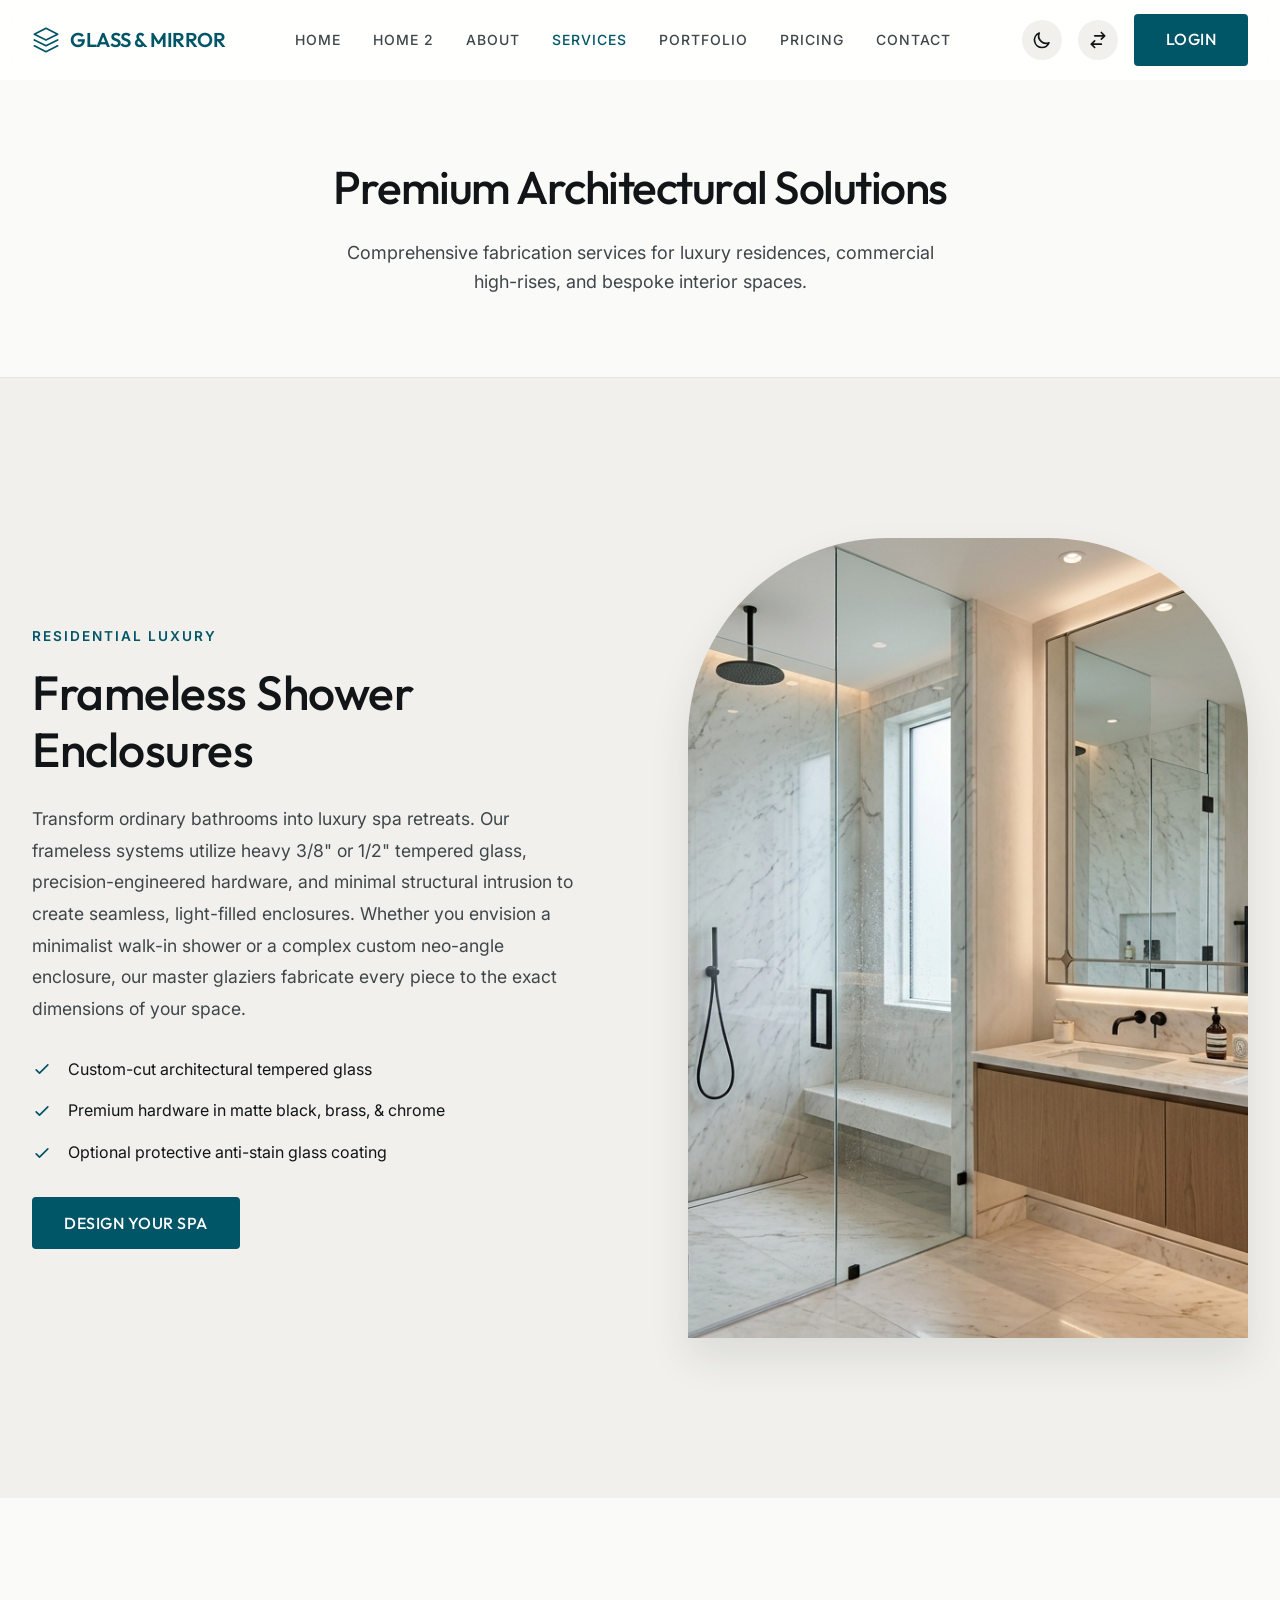
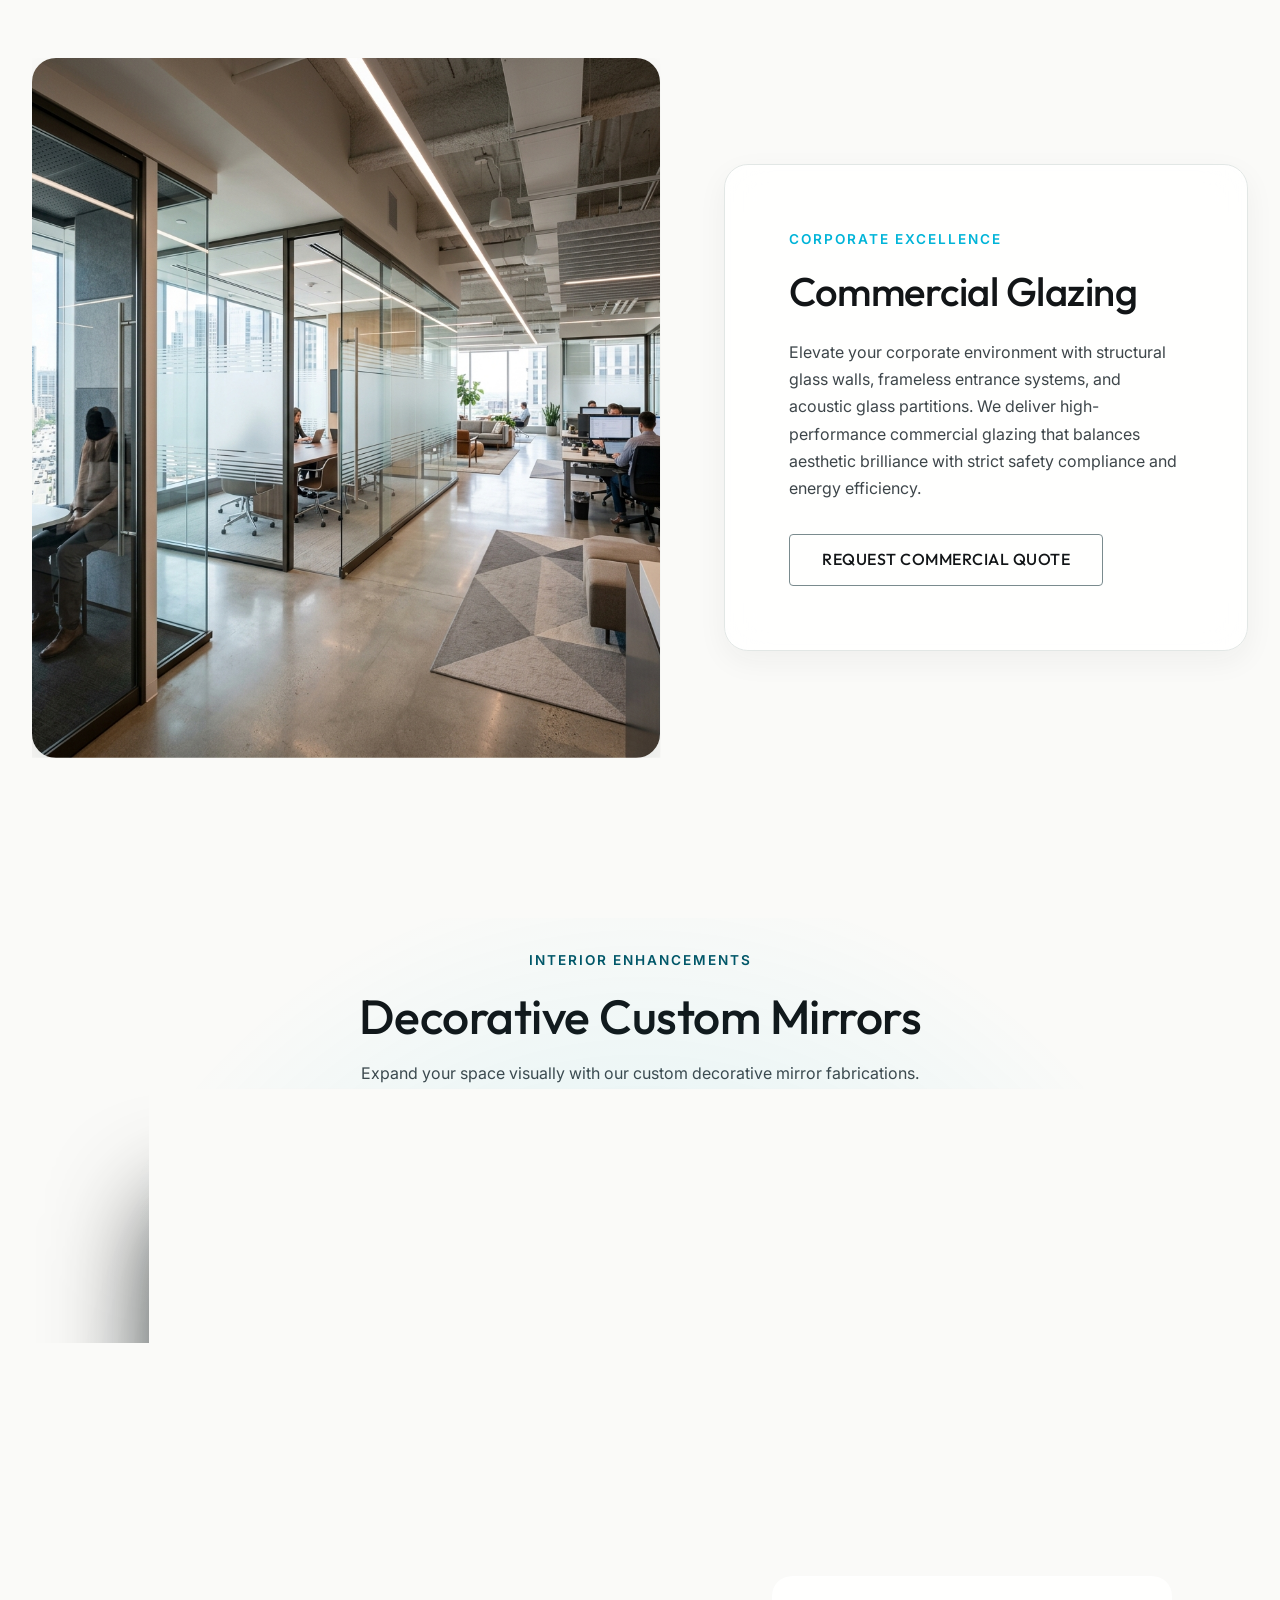
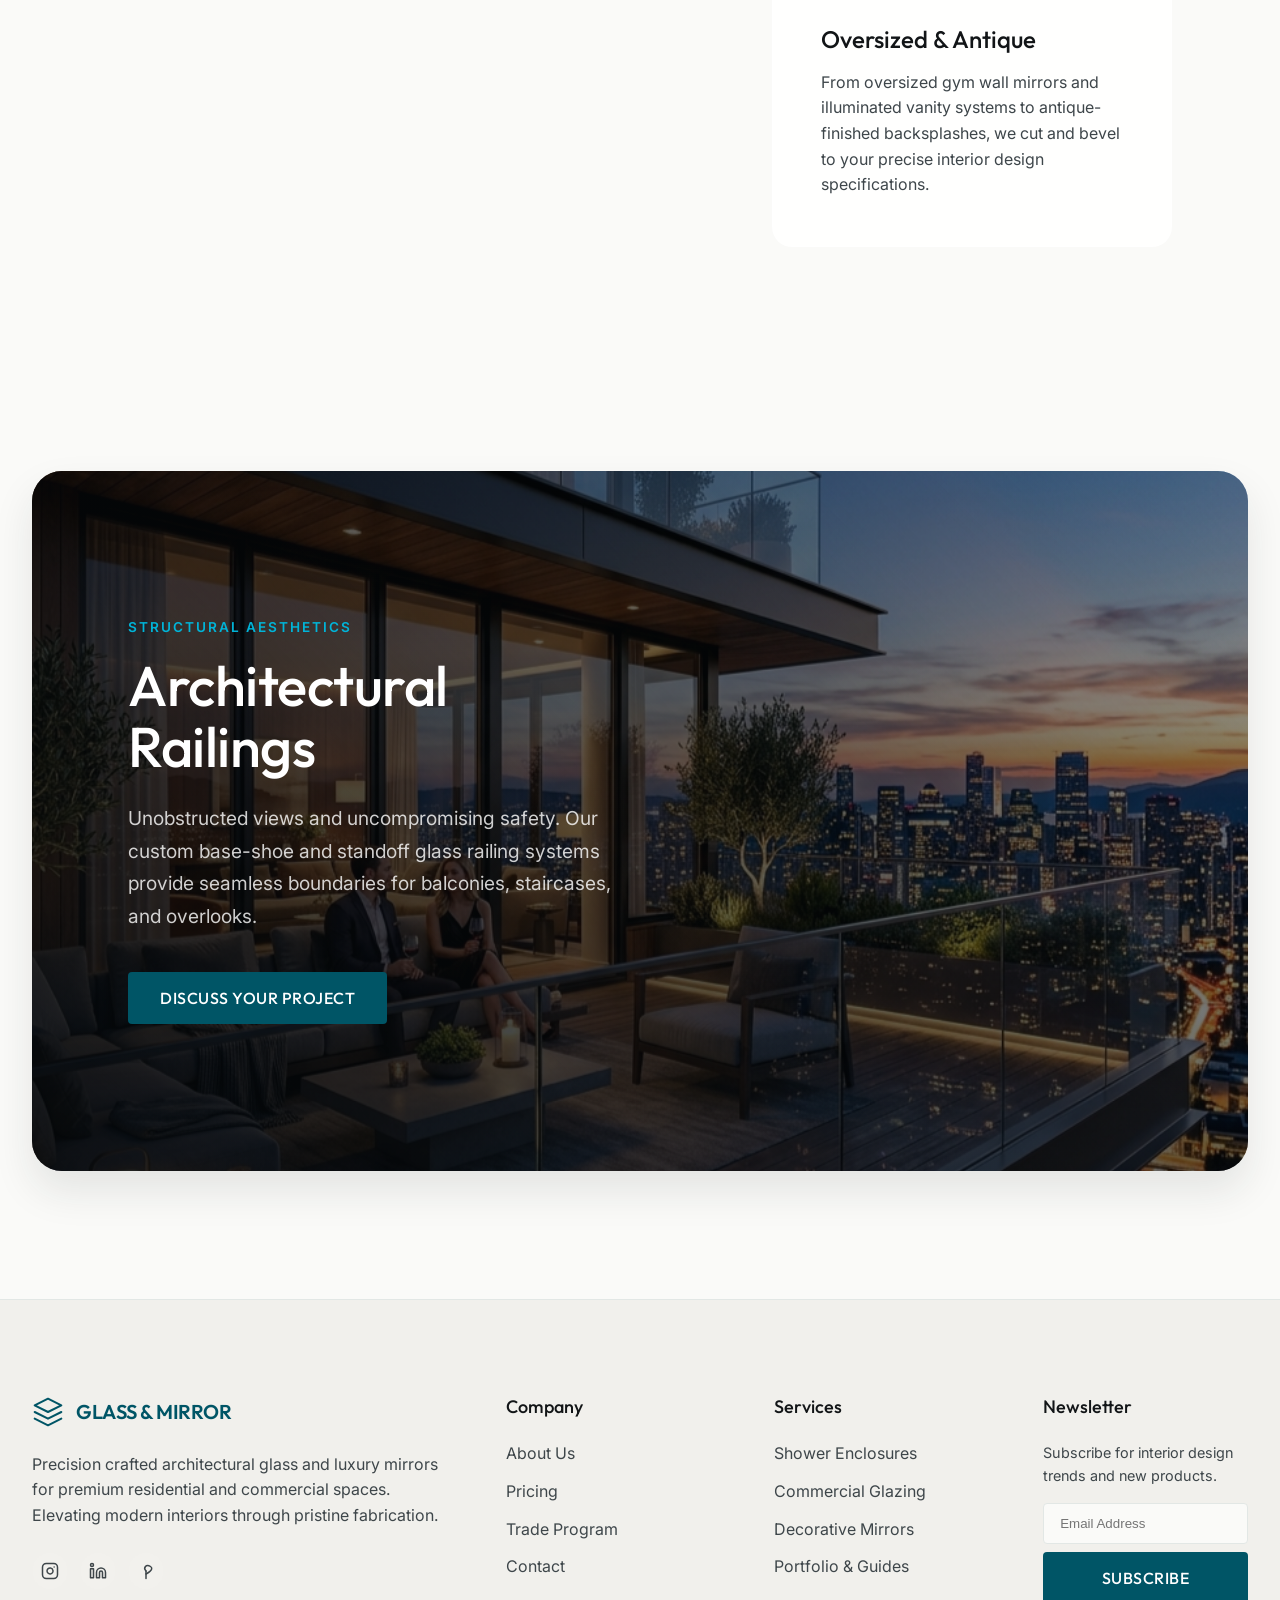
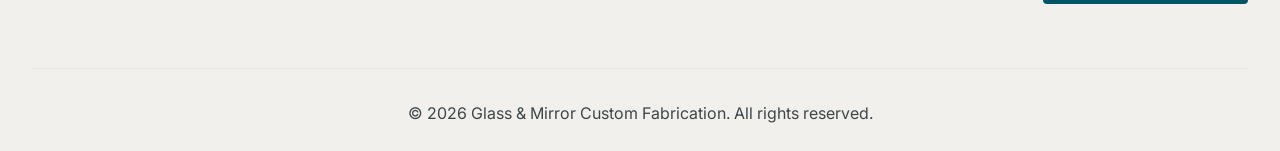
<file: services.html>
<!DOCTYPE html>
<html lang="en" dir="ltr">
<head>
    <meta charset="UTF-8">
    <meta name="viewport" content="width=device-width, initial-scale=1.0">
    <title>Services | Glass & Mirror Custom Fabrication</title>
    <link href="https://fonts.googleapis.com/css2?family=Inter:wght@400;500&family=Outfit:wght@400;500;600&display=swap" rel="stylesheet">
    <link rel="stylesheet" href="assets/css/style.css">
    <link rel="stylesheet" href="assets/css/dark-mode.css">
    <link rel="stylesheet" href="assets/css/rtl.css">
    <link rel="icon" type="image/svg+xml" href="assets/images/favicon.svg">
</head>
<body>
    <!-- Navbar -->
    <nav class="navbar">
        <div class="container flex-between">
            <a href="index.html" class="brand" style="display: flex; align-items: center;">
                <svg width="28" height="28" viewBox="0 0 24 24" fill="none" stroke="currentColor" stroke-width="1.5" stroke-linecap="round" stroke-linejoin="round" style="margin-right: 10px;">
                    <polygon points="12 2 2 7 12 12 22 7 12 2"></polygon>
                    <polyline points="2 17 12 22 22 17"></polyline>
                    <polyline points="2 12 12 17 22 12"></polyline>
                </svg>
                Glass & Mirror
            </a>
            <ul class="nav-links">
                <li><a href="index.html" class="nav-link">Home</a></li>
                <li><a href="home-2.html" class="nav-link">Home 2</a></li>
                <li><a href="about.html" class="nav-link">About</a></li>
                <li><a href="services.html" class="nav-link active">Services</a></li>
                <li><a href="portfolio.html" class="nav-link">Portfolio</a></li>
                <li><a href="pricing.html" class="nav-link">Pricing</a></li>
                <li><a href="contact.html" class="nav-link">Contact</a></li>
            </ul>
            <div class="nav-actions">
                <a href="login.html" class="btn btn-primary">Login</a>
                <button id="darkModeToggle" class="icon-btn" aria-label="Toggle Dark Mode">
                    <svg width="20" height="20" fill="none" stroke="currentColor" viewBox="0 0 24 24" xmlns="http://www.w3.org/2000/svg"><path stroke-linecap="round" stroke-linejoin="round" stroke-width="2" d="M20.354 15.354A9 9 0 018.646 3.646 9.003 9.003 0 0012 21a9.003 9.003 0 008.354-5.646z"></path></svg>
                </button>
                <button id="rtlToggle" class="icon-btn" aria-label="Toggle RTL">
                    <svg width="20" height="20" fill="none" stroke="currentColor" viewBox="0 0 24 24" xmlns="http://www.w3.org/2000/svg"><path stroke-linecap="round" stroke-linejoin="round" stroke-width="2" d="M8 7h12m0 0l-4-4m4 4l-4 4m0 6H4m0 0l4 4m-4-4l4-4"></path></svg>
                </button>
                <button class="mobile-menu-btn icon-btn" aria-label="Menu">
                    <svg width="24" height="24" fill="none" stroke="currentColor" viewBox="0 0 24 24" xmlns="http://www.w3.org/2000/svg"><path stroke-linecap="round" stroke-linejoin="round" stroke-width="2" d="M4 6h16M4 12h16M4 18h16"></path></svg>
                </button>
            </div>
        </div>
    </nav>

    <!-- Section 1: Hero Banner -->
    <section class="section" style="padding-top: 160px; padding-bottom: 80px; text-align: center; border-bottom: 1px solid var(--border-color);">
        <div class="container reveal">
            <h1 class="hero-title">Premium Architectural Solutions</h1>
            <p class="hero-subtitle" style="max-width: 600px; margin: 0 auto;">Comprehensive fabrication services for luxury residences, commercial high-rises, and bespoke interior spaces.</p>
        </div>
    </section>

    <!-- Section 2: Frameless Shower Enclosures (Ribbon Layout) -->
    <section class="sec-ribbon">
        <div class="container">
            <div class="ribbon-flex">
                <div class="ribbon-content reveal reveal-left">
                   
                    <span class="eyebrow" style="color: var(--accent-premium); letter-spacing: 2px; text-transform: uppercase; font-weight: 600; font-size: 0.85rem; margin-bottom: 1rem; display: block;">Residential Luxury</span>
                    <h2 style="font-size: clamp(1.8rem, 7vw, 3rem); margin-bottom: 1.5rem; color: var(--text-primary);">Frameless Shower Enclosures</h2>
                    <p style="color: var(--text-secondary); font-size: 1.1rem; line-height: 1.8; margin-bottom: 2rem;">Transform ordinary bathrooms into luxury spa retreats. Our frameless systems utilize heavy 3/8" or 1/2" tempered glass, precision-engineered hardware, and minimal structural intrusion to create seamless, light-filled enclosures. Whether you envision a minimalist walk-in shower or a complex custom neo-angle enclosure, our master glaziers fabricate every piece to the exact dimensions of your space.</p>
                    <ul class="check-list" style="list-style: none; padding: 0; margin-bottom: 2rem;">
                        <li style="display: flex; align-items: center; gap: 1rem; margin-bottom: 1rem; color: var(--text-primary);"><svg width="20" height="20" fill="none" stroke="var(--accent-premium)" stroke-width="2" viewBox="0 0 24 24"><path stroke-linecap="round" stroke-linejoin="round" d="M5 13l4 4L19 7"></path></svg> Custom-cut architectural tempered glass</li>
                        <li style="display: flex; align-items: center; gap: 1rem; margin-bottom: 1rem; color: var(--text-primary);"><svg width="20" height="20" fill="none" stroke="var(--accent-premium)" stroke-width="2" viewBox="0 0 24 24"><path stroke-linecap="round" stroke-linejoin="round" d="M5 13l4 4L19 7"></path></svg> Premium hardware in matte black, brass, & chrome</li>
                        <li style="display: flex; align-items: center; gap: 1rem; margin-bottom: 1rem; color: var(--text-primary);"><svg width="20" height="20" fill="none" stroke="var(--accent-premium)" stroke-width="2" viewBox="0 0 24 24"><path stroke-linecap="round" stroke-linejoin="round" d="M5 13l4 4L19 7"></path></svg> Optional protective anti-stain glass coating</li>
                    </ul>
                    <a href="contact.html" class="btn btn-primary">Design Your Spa</a>
                </div>
                <div class="ribbon-image reveal reveal-ribbon">
                    <img src="assets/images/hero_glass_bathroom.png" alt="Luxury Shower Enclosures">
                </div>
            </div>
        </div>
    </section>

    <!-- Section 3: Commercial Glazing & Facades (Diagonal Layout) -->
    <section class="sec-diagonal">
        <div class="container">
            <div class="diagonal-grid">
                <div class="diagonal-image-wrapper reveal reveal-diagonal">
                    <img src="assets/images/commercial_glass_office.png" alt="Commercial Glazing">
                </div>
                <div class="diagonal-content reveal reveal-right">
                    <span class="eyebrow" style="color: #00B4D8; letter-spacing: 2px; text-transform: uppercase; font-weight: 600; font-size: 0.85rem; margin-bottom: 1rem; display: block;">Corporate Excellence</span>
                    <h2 style="font-size: clamp(1.8rem, 6vw, 2.5rem); margin-bottom: 1.5rem; color: var(--text-primary);">Commercial Glazing</h2>
                    <p style="color: var(--text-secondary); margin-bottom: 2rem; line-height: 1.7;">Elevate your corporate environment with structural glass walls, frameless entrance systems, and acoustic glass partitions. We deliver high-performance commercial glazing that balances aesthetic brilliance with strict safety compliance and energy efficiency.</p>
                    <a href="contact.html" class="btn btn-secondary">Request Commercial Quote</a>
                </div>
            </div>
        </div>
    </section>

    <!-- Section 4: Decorative & Custom Mirrors (Spotlight Layout) -->
    <section class="sec-spotlight" style="padding-top: 2rem;">
        <div class="container">
            <div class="text-center reveal reveal-up" style="margin-bottom: 4rem;">
                <span class="eyebrow" style="color: var(--accent-premium); letter-spacing: 2px; text-transform: uppercase; font-weight: 600; font-size: 0.85rem; display: block; margin-bottom: 1rem;">Interior Enhancements</span>
                <h2 style="font-size: clamp(1.8rem, 7vw, 3rem); margin-bottom: 1rem;">Decorative Custom Mirrors</h2>
                <p style="max-width: 600px; margin: 0 auto; color: var(--text-secondary);">Expand your space visually with our custom decorative mirror fabrications.</p>
            </div>
            
            <div class="spotlight-wrapper reveal reveal-glow">
                <img src="assets/images/decorative_mirror_installation.png" alt="Decorative Mirrors" class="spotlight-image">
                <div class="spotlight-text">
                    <h3 style="font-size: 1.5rem; margin-bottom: 1rem; color: var(--text-primary);">Oversized & Antique</h3>
                    <p style="color: var(--text-secondary); margin-bottom: 0; line-height: 1.6;">From oversized gym wall mirrors and illuminated vanity systems to antique-finished backsplashes, we cut and bevel to your precise interior design specifications.</p>
                </div>
            </div>
        </div>
    </section>

    <!-- Section 5: NEW Architectural Railings (Perspective Layout) -->
    <section class="sec-perspective">
        <div class="container">
            <div class="perspective-card reveal reveal-scale">
                <img src="assets/images/penthouse_railings.png" alt="Architectural Glass Railings" class="perspective-bg">
                <div class="perspective-overlay"></div>
                <div class="perspective-content">
                    <span class="eyebrow" style="color: #00B4D8; letter-spacing: 2px; text-transform: uppercase; font-weight: 600; font-size: 0.85rem; margin-bottom: 1rem; display: block;">Structural Aesthetics</span>
                    <h2 style="font-size: clamp(1.8rem, 8vw, 3.5rem); color: #fff; margin-bottom: 1.5rem; line-height: 1.1;">Architectural Railings</h2>
                    <p style="color: rgba(255,255,255,0.8); font-size: 1.2rem; line-height: 1.7; margin-bottom: 2.5rem; max-width: 500px;">Unobstructed views and uncompromising safety. Our custom base-shoe and standoff glass railing systems provide seamless boundaries for balconies, staircases, and overlooks.</p>
                    <div>
                        <a href="contact.html" class="btn btn-primary">Discuss Your Project</a>
                    </div>
                </div>
            </div>
        </div>
    </section>

    <!-- Footer -->
    <footer class="footer">
        <div class="container">
            <div class="footer-grid">
                <div>
                    <a href="index.html" class="footer-brand" style="display: flex; align-items: center;">
                        <svg width="32" height="32" viewBox="0 0 24 24" fill="none" stroke="currentColor" stroke-width="1.5" stroke-linecap="round" stroke-linejoin="round" style="margin-right: 12px;">
                            <polygon points="12 2 2 7 12 12 22 7 12 2"></polygon>
                            <polyline points="2 17 12 22 22 17"></polyline>
                            <polyline points="2 12 12 17 22 12"></polyline>
                        </svg>
                        Glass & Mirror
                    </a>
                    <p>Precision crafted architectural glass and luxury mirrors for premium residential and commercial spaces. Elevating modern interiors through pristine fabrication.</p>
                    <div class="footer-socials" style="margin-top: 1.5rem; display: flex; gap: 0.75rem;">
                        <a href="#" class="social-icon" aria-label="Instagram">
                            <svg width="18" height="18" fill="none" stroke="currentColor" stroke-width="2" stroke-linecap="round" stroke-linejoin="round" viewBox="0 0 24 24"><rect x="2" y="2" width="20" height="20" rx="5" ry="5"></rect><path d="M16 11.37A4 4 0 1112.63 8 4 4 0 0116 11.37z"></path><line x1="17.5" y1="6.5" x2="17.51" y2="6.5"></line></svg>
                        </a>
                        <a href="#" class="social-icon" aria-label="LinkedIn">
                            <svg width="18" height="18" fill="none" stroke="currentColor" stroke-width="2" stroke-linecap="round" stroke-linejoin="round" viewBox="0 0 24 24"><path d="M16 8a6 6 0 016 6v7h-4v-7a2 2 0 00-2-2 2 2 0 00-2 2v7h-4v-7a6 6 0 016-6z"></path><rect x="2" y="9" width="4" height="12"></rect><circle cx="4" cy="4" r="2"></circle></svg>
                        </a>
                        <a href="#" class="social-icon" aria-label="Pinterest">
                            <svg width="18" height="18" fill="none" stroke="currentColor" stroke-width="2" stroke-linecap="round" stroke-linejoin="round" viewBox="0 0 24 24"><line x1="12" y1="12" x2="12" y2="22"></line><path d="M12 12c-4-4 0-10 6-6s-6 10-6 10"></path></svg>
                        </a>
                    </div>
                </div>
                <div>
                    <h5 class="footer-title">Company</h5>
                    <ul class="footer-links">
                        <li><a href="about.html">About Us</a></li>
                        <li><a href="pricing.html">Pricing</a></li>
                        <li><a href="#">Trade Program</a></li>
                        <li><a href="contact.html">Contact</a></li>
                    </ul>
                </div>
                <div>
                    <h5 class="footer-title">Services</h5>
                    <ul class="footer-links">
                        <li><a href="services.html">Shower Enclosures</a></li>
                        <li><a href="services.html">Commercial Glazing</a></li>
                        <li><a href="services.html">Decorative Mirrors</a></li>
                        <li><a href="portfolio.html">Portfolio & Guides</a></li>
                    </ul>
                </div>
                <div>
                    <h5 class="footer-title">Newsletter</h5>
                    <p style="margin-bottom: 1rem; color: var(--text-secondary); font-size: 0.9rem;">Subscribe for interior design trends and new products.</p>
                    <form class="newsletter-form" style="display: flex; gap: 0.5rem; flex-direction: column;">
                        <input type="email" placeholder="Email Address" required style="padding: 0.75rem 1rem; border-radius: 4px; border: 1px solid var(--border-color); background: var(--bg-primary); color: var(--text-primary); width: 100%; outline: none; transition: 0.3s;">
                        <button type="submit" class="btn btn-primary" style="padding: 0.75rem 1rem; width: 100%; justify-content: center;">Subscribe</button>
                    </form>
                </div>
            </div>
            <div class="footer-bottom">
                <p>&copy; 2026 Glass & Mirror Custom Fabrication. All rights reserved.</p>
            </div>
        </div>
    </footer>

    <!-- Back to Top -->
    <button id="backToTop" class="back-to-top" aria-label="Back to Top">
        <svg width="24" height="24" fill="none" stroke="currentColor" viewBox="0 0 24 24" xmlns="http://www.w3.org/2000/svg"><path stroke-linecap="round" stroke-linejoin="round" stroke-width="2" d="M5 15l7-7 7 7"></path></svg>
    </button>
    <script src="assets/js/main.js"></script>
</body>
</html>
</file>
<file: assets/css/style.css>
/* ==========================================================================
   Base Styles & Variables
   ========================================================================== */
:root {
    /* Primary Colors */
    --bg-primary: #FAFAF8;
    --bg-secondary: #F1F0EC;
    --bg-card: #FFFFFF;
    
    /* Accents */
    --accent-primary: #7A8B8E;
    --accent-secondary: #AEB8B3;
    --accent-premium: #005566; /* Deep luxury cerulean */
    --accent-glass: #E7F1F4;
    
    /* Text */
    --text-primary: #121517;
    --text-secondary: #3E464A;
    
    /* Utilities */
    --border-color: #E2E7E5;
    --shadow-soft: 0 10px 30px rgba(32, 37, 41, 0.05);
    --shadow-hover: 0 20px 40px rgba(32, 37, 41, 0.1);
    --transition-smooth: all 0.4s cubic-bezier(0.25, 1, 0.5, 1);
    --glass-bg: rgba(255, 255, 255, 0.85);
    --glass-border: rgba(255, 255, 255, 0.2);
    
    /* Container Widths */
    --container-max: 1280px;
    --container-padding: 2rem;
}

/* Base Reset */
* {
    margin: 0;
    padding: 0;
    box-sizing: border-box;
}

html {
    scroll-behavior: smooth;
    font-size: 16px;
    overflow-x: hidden;
}

body {
    font-family: 'Inter', -apple-system, BlinkMacSystemFont, 'Segoe UI', Roboto, Helvetica, Arial, sans-serif;
    background-color: var(--bg-primary);
    color: var(--text-primary);
    line-height: 1.6;
    overflow-x: hidden;
    -webkit-font-smoothing: antialiased;
    -moz-osx-font-smoothing: grayscale;
}

/* ==========================================================================
   Typography
   ========================================================================== */
h1, h2, h3, h4, h5, h6 {
    font-family: 'Outfit', 'Inter', sans-serif;
    color: var(--text-primary);
    line-height: 1.2;
    margin-bottom: 1rem;
}

h1 {
    font-size: 58px;
    font-weight: 500;
    letter-spacing: -1.5px;
}

h2 {
    font-size: 40px;
    font-weight: 500;
    letter-spacing: -0.5px;
}

h3 { font-size: 28px; font-weight: 500; }
h4 { font-size: 24px; font-weight: 500; }
h5 { font-size: 20px; font-weight: 500; }
h6 { font-size: 16px; font-weight: 600; text-transform: uppercase; letter-spacing: 1px; color: var(--accent-primary); }

p {
    font-size: 1rem;
    font-weight: 400;
    color: var(--text-secondary);
    margin-bottom: 1.5rem;
}

.text-large { font-size: 1.125rem; font-weight: 400; }
.text-small { font-size: 0.875rem; }
.text-center { text-align: center; }

a {
    color: var(--accent-primary);
    text-decoration: none;
    transition: var(--transition-smooth);
}

a:hover {
    color: var(--text-primary);
}

img {
    max-width: 100%;
    height: auto;
    display: block;
    object-fit: cover;
    object-position: center;
}

/* ==========================================================================
   Layout
   ========================================================================== */
.container {
    width: 100%;
    max-width: var(--container-max);
    margin: 0 auto;
    padding: 0 var(--container-padding);
}

.section {
    padding: 6rem 0;
}

.section-bg {
    background-color: var(--bg-secondary);
}

.grid {
    display: grid;
    gap: 2rem;
}

.grid-2 { grid-template-columns: repeat(2, 1fr); }
.grid-3 { grid-template-columns: repeat(3, 1fr); }
.grid-4 { grid-template-columns: repeat(4, 1fr); }

.flex-center {
    display: flex;
    align-items: center;
    justify-content: center;
}

.flex-between {
    display: flex;
    align-items: center;
    justify-content: space-between;
}

.align-center {
    align-items: center;
}

/* ==========================================================================
   Buttons
   ========================================================================== */
.btn {
    display: inline-flex;
    align-items: center;
    justify-content: center;
    height: 52px;
    padding: 0 2rem;
    border-radius: 4px;
    font-family: 'Outfit', sans-serif;
    font-size: 1rem;
    font-weight: 500;
    text-transform: uppercase;
    letter-spacing: 0.5px;
    cursor: pointer;
    transition: var(--transition-smooth);
    border: none;
    outline: none;
}

.btn-primary {
    background-color: var(--accent-premium);
    color: #ffffff;
}

.btn-primary:hover {
    background-color: #003642;
    color: #ffffff;
    transform: translateY(-2px);
    box-shadow: 0 10px 20px rgba(0, 85, 102, 0.3);
}

.btn-secondary {
    background-color: transparent;
    color: var(--text-primary);
    border: 1px solid var(--accent-primary);
}

.btn-secondary:hover {
    background-color: var(--bg-secondary);
    border-color: var(--text-primary);
    transform: translateY(-2px);
}

.btn-accent {
    background-color: var(--text-primary);
    color: #fff;
}

.btn-accent:hover {
    background-color: var(--accent-primary);
    transform: translateY(-2px);
}

/* ==========================================================================
   Navbar
   ========================================================================== */
.navbar {
    position: fixed;
    top: 0;
    left: 0;
    width: 100%;
    height: 80px;
    z-index: 1000;
    background: var(--glass-bg);
    backdrop-filter: blur(12px);
    -webkit-backdrop-filter: blur(12px);
    border-bottom: 1px solid var(--glass-border);
    transition: var(--transition-smooth);
}

.navbar .container {
    height: 100%;
}

.brand {
    font-family: 'Outfit', sans-serif;
    font-size: 1.25rem;
    font-weight: 600;
    color: var(--accent-premium);
    letter-spacing: -0.5px;
    text-transform: uppercase;
}

.nav-links {
    display: flex;
    list-style: none;
    gap: 2rem;
}

.nav-link {
    color: var(--text-secondary);
    font-size: 0.875rem;
    font-weight: 500;
    text-transform: uppercase;
    letter-spacing: 1px;
    white-space: nowrap;
}

.nav-link:hover, .nav-link.active {
    color: var(--accent-premium);
}

.nav-actions {
    display: flex;
    gap: 1rem;
    align-items: center;
}

.nav-actions #darkModeToggle { order: 1; }
.nav-actions #rtlToggle { order: 2; }
.nav-actions .btn-primary { order: 3; }
.nav-actions .mobile-menu-btn { order: 4; }

.icon-btn {
    background: none;
    border: none;
    color: var(--text-primary);
    font-size: 1.25rem;
    cursor: pointer;
    transition: var(--transition-smooth);
    width: 40px;
    height: 40px;
    display: flex;
    align-items: center;
    justify-content: center;
    border-radius: 50%;
    background-color: var(--bg-secondary);
}

.icon-btn:hover {
    background-color: rgba(0, 0, 0, 0.05);
    color: var(--accent-premium);
}

.mobile-menu-btn {
    display: none;
}

/* ==========================================================================
   Hero Sections
   ========================================================================== */
.hero {
    height: 100vh;
    min-height: 700px;
    position: relative;
    display: flex;
    align-items: center;
    padding-top: 80px;
    overflow: hidden;
}

@keyframes glassShimmer {
    0% { background-position: 200% center; }
    100% { background-position: -200% center; }
}

@keyframes premiumReveal {
    0% {
        opacity: 0;
        transform: translateY(60px) scale(0.95) translateZ(0);
        filter: blur(20px);
        letter-spacing: 2px;
    }
    100% {
        opacity: 1;
        transform: translateY(0) scale(1) translateZ(0);
        filter: blur(0);
        letter-spacing: normal;
    }
}

.hero-bg {
    position: absolute;
    top: 0;
    left: 0;
    width: 100%;
    height: 100%;
    z-index: -1;
}

.hero-bg img {
    width: 100%;
    height: 100%;
    object-fit: cover;
    transform: scale(1.05);
    animation: slowZoom 20s ease-out forwards;
}

.hero-overlay {
    position: absolute;
    top: 0;
    left: 0;
    width: 100%;
    height: 100%;
    background: linear-gradient(to right, rgba(23, 26, 28, 0.95) 0%, rgba(23, 26, 28, 0.6) 100%);
    z-index: -1;
}

.hero-content {
    max-width: 750px;
}

.hero .hero-content {
    margin: 0 auto;
    text-align: center;
}

.hero-title {
    margin-bottom: 1.5rem;
}

.hero .hero-title {
    opacity: 0;
    transform: translateY(50px);
    filter: blur(15px);
    background: linear-gradient(
        110deg,
        #F6F7F8 0%,
        #F6F7F8 45%,
        #ffffff 50%,
        #F6F7F8 55%,
        #F6F7F8 100%
    );
    background-size: 200% auto;
    -webkit-background-clip: text;
    -webkit-text-fill-color: transparent;
    background-clip: text;
    color: transparent;
    animation: 
        premiumReveal 1.8s cubic-bezier(0.16, 1, 0.3, 1) forwards 0.2s,
        glassShimmer 8s linear infinite 3.5s;
}

.hero-subtitle {
    font-size: 1.125rem;
    margin-bottom: 2.5rem;
}

.hero .hero-subtitle {
    color: rgba(246, 247, 248, 0.9);
    opacity: 0;
    transform: translateY(60px) scale(0.95);
    filter: blur(20px);
    animation: premiumReveal 1.6s cubic-bezier(0.16, 1, 0.3, 1) forwards 0.4s;
}

.hero-buttons {
    display: flex;
    gap: 1rem;
}

.hero .hero-buttons {
    opacity: 0;
    transform: translateY(60px) scale(0.95);
    filter: blur(20px);
    animation: premiumReveal 1.6s cubic-bezier(0.16, 1, 0.3, 1) forwards 0.6s;
    justify-content: center;
}

.hero .btn-secondary {
    color: #F6F7F8;
    border-color: rgba(246, 247, 248, 0.3);
}

.hero .btn-secondary:hover {
    background-color: rgba(255, 255, 255, 0.1);
    border-color: #F6F7F8;
}

/* Hero 2 - Architectural Reveal */
.hero-split {
    display: flex;
    height: 100vh;
    min-height: 700px;
    padding-top: 80px;
}

.hero-split-content {
    flex: 1;
    display: flex;
    align-items: center;
    padding: 0 4rem;
    background-color: var(--bg-secondary);
}

.hero-split-image {
    flex: 1;
    position: relative;
    overflow: hidden;
}

.hero-split-image img {
    width: 100%;
    height: 100%;
    object-fit: cover;
}

/* ==========================================================================
   Cards
   ========================================================================== */
.card {
    background-color: var(--bg-card);
    border: 1px solid var(--border-color);
    border-radius: 4px;
    overflow: hidden;
    transition: var(--transition-smooth);
    height: 100%;
    display: flex;
    flex-direction: column;
}

.card:hover {
    box-shadow: var(--shadow-hover);
    transform: translateY(-5px);
    border-color: transparent;
}

.card-img-wrapper {
    position: relative;
    padding-top: 65%;
    overflow: hidden;
}

.card-img-wrapper img {
    position: absolute;
    top: 0;
    left: 0;
    width: 100%;
    height: 100%;
    object-fit: cover;
    transition: transform 0.6s cubic-bezier(0.25, 1, 0.5, 1);
}

.card:hover .card-img-wrapper img {
    transform: scale(1.05);
}

.card-body {
    padding: 2.5rem;
    flex-grow: 1;
    display: flex;
    flex-direction: column;
}

.card-title {
    margin-bottom: 1rem;
}

.card-text {
    flex-grow: 1;
}

.card-footer {
    margin-top: 1.5rem;
}

/* ==========================================================================
   Footer
   ========================================================================== */
.footer {
    background-color: var(--bg-secondary);
    color: var(--text-primary);
    padding: 6rem 0 0;
    border-top: 1px solid var(--border-color);
}

.footer-grid {
    display: grid;
    grid-template-columns: 2fr 1fr 1fr 1fr;
    gap: 4rem;
    margin-bottom: 4rem;
}

.footer-brand {
    font-family: 'Outfit', sans-serif;
    font-size: 1.25rem;
    font-weight: 600;
    color: var(--accent-premium);
    margin-bottom: 1.5rem;
    display: block;
    letter-spacing: -0.5px;
    text-transform: uppercase;
}

.footer p {
    color: var(--text-secondary);
}

.footer-title {
    color: var(--text-primary);
    font-size: 1.125rem;
    margin-bottom: 1.5rem;
}

.footer-links {
    list-style: none;
}

.footer-links li {
    margin-bottom: 0.75rem;
}

.footer-links a {
    color: var(--text-secondary);
}

.footer-links a:hover {
    color: var(--accent-premium);
}

.footer-bottom {
    border-top: 1px solid var(--border-color);
    padding-top: 2rem;
    padding-bottom: 1.5rem;
    text-align: center;
    color: var(--text-secondary);
    font-size: 0.875rem;
}

.footer-bottom p {
    margin-bottom: 0;
}

/* ==========================================================================
   Animations
   ========================================================================== */
@keyframes fadeUp {
    from { opacity: 0; transform: translateY(30px); }
    to { opacity: 1; transform: translateY(0); }
}

@keyframes slowZoom {
    from { transform: scale(1); }
    to { transform: scale(1.05); }
}

.reveal {
    opacity: 0;
    transform: translateY(30px);
    transition: var(--transition-smooth);
}

.reveal.active {
    opacity: 1;
    transform: translateY(0);
}

/* ==========================================================================
   Responsive
   ========================================================================== */
@media (max-width: 1280px) {
    h1 { font-size: 46px; }
    h2 { font-size: 36px; }
    .hero-split-content { padding: 0 2rem; }
}

@media (max-width: 1024px) {
    .grid-4 { grid-template-columns: repeat(2, 1fr); }
    .grid-3 { grid-template-columns: repeat(2, 1fr); }
    
    .process-step h3 {
        min-height: 3.5rem;
    }
    
    .grid-3 > *:last-child:nth-child(odd) {
        grid-column: 1 / -1;
        justify-self: center;
        width: calc(50% - 1rem);
    }
    
    .nav-links {
        display: flex;
        flex-direction: column;
        position: fixed;
        top: 0;
        right: -320px;
        width: 300px;
        height: 100vh;
        background-color: var(--bg-card);
        padding: 5rem 2rem 2rem;
        transition: right 0.4s ease;
        z-index: 998;
        box-shadow: -5px 0 30px rgba(0,0,0,0.1);
        gap: 1.5rem;
    }
    
    body.menu-open .nav-links {
        right: 0;
    }
    
    body.menu-open {
        overflow: hidden;
    }

    .nav-actions {
        display: flex;
        flex-direction: row;
        flex-wrap: wrap;
        position: fixed;
        bottom: 0;
        right: -320px;
        width: 300px;
        padding: 2rem;
        gap: 1rem;
        justify-content: center;
        transition: right 0.4s ease;
        z-index: 999;
    }
    
    .nav-actions .btn-primary {
        width: 100%;
        justify-content: center;
        order: -1; /* Place above the toggles */
        margin-bottom: 0.5rem;
    }
    
    body.menu-open .nav-actions {
        right: 0;
    }

    .mobile-menu-btn {
        display: flex;
        position: fixed;
        top: 1.25rem;
        right: 1.5rem;
        z-index: 1001;
        background-color: var(--bg-card);
        border-radius: 4px;
    }

    body::after {
        content: "";
        position: fixed;
        top: 0; left: 0; right: 0; bottom: 0;
        background: rgba(0,0,0,0.5);
        z-index: 997;
        opacity: 0;
        visibility: hidden;
        transition: 0.3s ease;
    }
    body.menu-open::after {
        opacity: 1;
        visibility: visible;
    }

    .footer-grid {
        grid-template-columns: repeat(2, 1fr);
        gap: 2rem;
    }
}

@media (max-width: 768px) {
    :root {
        --container-padding: 1.5rem;
    }

    h1 { font-size: 36px; }
    h2 { font-size: 30px; }
    
    .grid-2, .grid-3, .grid-4 { 
        grid-template-columns: 1fr; 
    }
    
    .grid-3 > *:last-child:nth-child(odd) {
        grid-column: auto;
        width: 100%;
    }
    
    .hero-buttons {
        flex-direction: column;
    }

    .hero-split {
        flex-direction: column;
        height: auto;
    }

    .hero-split-content {
        padding: 4rem 1.5rem;
    }

    .hero-split-image {
        height: 400px;
    }

    .footer-grid {
        grid-template-columns: 1fr;
    }
}

/* Back to Top */
.back-to-top {
    position: fixed;
    bottom: 2rem;
    right: 2rem;
    width: 48px;
    height: 48px;
    background-color: var(--bg-secondary);
    color: var(--text-primary);
    border: 1px solid var(--border-color);
    border-radius: 50%;
    display: flex;
    align-items: center;
    justify-content: center;
    cursor: pointer;
    transition: var(--transition-smooth);
    z-index: 999;
    opacity: 0;
    pointer-events: none;
    transform: translateY(20px);
}

.back-to-top.visible {
    opacity: 1;
    pointer-events: auto;
    transform: translateY(0);
}

.back-to-top:hover {
    background-color: var(--accent-premium);
    color: #ffffff;
    border-color: transparent;
    transform: translateY(-5px);
    box-shadow: 0 10px 20px rgba(0, 85, 102, 0.2);
}

/* Footer Additions */
.footer-socials .social-icon {
    display: inline-flex;
    align-items: center;
    justify-content: center;
    width: 36px;
    height: 36px;
    border-radius: 50%;
    background-color: rgba(255,255,255,0.05);
    color: var(--text-secondary);
    transition: var(--transition-smooth);
}

.footer-socials .social-icon:hover {
    background-color: var(--accent-premium);
    color: #ffffff;
    transform: translateY(-3px);
}

.newsletter-form input:focus {
    border-color: var(--accent-premium) !important;
}

/* ==========================================================================
   Ultra Premium Hero Sections
   ========================================================================== */
.premium-hero {
    height: 100vh;
    min-height: 800px;
    position: relative;
    display: flex;
    align-items: center;
    overflow: hidden;
    background-color: #0d1114; /* Dark luxury base */
}

.premium-gradient {
    background: linear-gradient(135deg, rgba(13, 17, 20, 0.95) 0%, rgba(13, 17, 20, 0.7) 40%, rgba(0, 180, 216, 0.1) 100%);
    z-index: 0;
}

.ambient-light-beam {
    position: absolute;
    top: -50%; left: -20%;
    width: 70%; height: 200%;
    background: linear-gradient(90deg, transparent, rgba(0, 180, 216, 0.05), transparent);
    transform: rotate(35deg);
    animation: sweepBeam 15s infinite linear;
    z-index: 0;
    pointer-events: none;
}

@keyframes sweepBeam {
    0% { transform: rotate(35deg) translateX(-100%); }
    100% { transform: rotate(35deg) translateX(200%); }
}

.hero-grid {
    display: grid;
    grid-template-columns: 1.2fr 1fr;
    gap: 4rem;
    align-items: center;
    width: 100%;
}

.hero-content-left {
    display: flex;
    flex-direction: column;
    align-items: flex-start;
    text-align: left;
    max-width: 650px;
}

.glass-badge {
    display: inline-flex;
    align-items: center;
    gap: 0.5rem;
    padding: 0.5rem 1rem;
    background: rgba(255, 255, 255, 0.05);
    backdrop-filter: blur(10px);
    -webkit-backdrop-filter: blur(10px);
    border: 1px solid rgba(255, 255, 255, 0.1);
    border-radius: 100px;
    color: #00B4D8;
    font-size: 0.85rem;
    font-weight: 600;
    text-transform: uppercase;
    letter-spacing: 1px;
    margin-bottom: 2rem;
}

.pulse-dot {
    width: 8px; height: 8px;
    background-color: #00B4D8;
    border-radius: 50%;
    box-shadow: 0 0 10px #00B4D8;
    animation: pulseCyan 2s infinite;
}

@keyframes pulseCyan {
    0% { box-shadow: 0 0 0 0 rgba(0, 180, 216, 0.7); }
    70% { box-shadow: 0 0 0 10px rgba(0, 180, 216, 0); }
    100% { box-shadow: 0 0 0 0 rgba(0, 180, 216, 0); }
}

.premium-hero .hero-title {
    font-size: clamp(2.5rem, 5vw, 4.5rem);
    line-height: 1.1;
    color: #ffffff;
    margin-bottom: 1.5rem;
    background: none;
    -webkit-text-fill-color: initial;
}

.premium-hero .hero-subtitle {
    font-size: 1.125rem;
    color: rgba(255, 255, 255, 0.7);
    line-height: 1.6;
    margin-bottom: 2.5rem;
}

.premium-btn {
    background-color: #00B4D8 !important;
    color: #fff !important;
    border-color: #00B4D8 !important;
}
.premium-btn:hover {
    background-color: #0096B4 !important;
    box-shadow: 0 10px 30px rgba(0, 180, 216, 0.3) !important;
}

.premium-btn-outline {
    background: rgba(255, 255, 255, 0.05);
    backdrop-filter: blur(10px);
    color: #fff;
    border: 1px solid rgba(255, 255, 255, 0.2);
    display: inline-flex;
    align-items: center;
    justify-content: center;
    height: 52px;
    padding: 0 2rem;
    border-radius: 4px;
    font-family: 'Outfit', sans-serif;
    font-weight: 500;
    text-transform: uppercase;
    text-decoration: none;
    transition: all 0.3s ease;
}
.premium-btn-outline:hover {
    background: rgba(255, 255, 255, 0.1);
    border-color: #fff;
}

.trust-row {
    margin-top: 3rem;
    display: flex;
    flex-direction: column;
    gap: 0.5rem;
}

.stars {
    color: #00B4D8;
    font-size: 1.25rem;
    letter-spacing: 2px;
}

.trust-stats {
    display: flex;
    align-items: center;
    gap: 1rem;
    color: rgba(255, 255, 255, 0.6);
    font-size: 0.85rem;
}

.trust-stats .dot {
    color: rgba(255, 255, 255, 0.2);
}

/* 3D Showcase Right Side */
.hero-showcase {
    position: relative;
    height: 600px;
    width: 100%;
    perspective: 1000px;
}

.floating-glass {
    position: absolute;
    background: linear-gradient(135deg, rgba(255,255,255,0.1) 0%, rgba(255,255,255,0.02) 100%);
    backdrop-filter: blur(20px);
    -webkit-backdrop-filter: blur(20px);
    border: 1px solid rgba(255, 255, 255, 0.15);
    box-shadow: 0 30px 60px rgba(0,0,0,0.3), inset 0 0 20px rgba(255,255,255,0.05);
    border-radius: 24px;
}

.showcase-panel-1 {
    width: 280px; height: 420px;
    top: 50%; left: 50%;
    transform: translate(-50%, -50%) rotateY(-15deg);
    z-index: 2;
    animation: floatShowcase1 8s ease-in-out infinite alternate;
}
.showcase-panel-2 {
    width: 220px; height: 320px;
    top: 10%; right: 5%;
    background: linear-gradient(135deg, rgba(0,180,216,0.1) 0%, rgba(255,255,255,0.02) 100%);
    transform: rotateY(-10deg) translateZ(-50px);
    z-index: 1;
    animation: floatShowcase2 12s ease-in-out infinite alternate;
}
.showcase-panel-3 {
    width: 180px; height: 260px;
    bottom: 5%; left: 10%;
    transform: rotateY(20deg) translateZ(50px);
    z-index: 3;
    animation: floatShowcase3 10s ease-in-out infinite alternate;
}

.glass-stat-card {
    position: absolute;
    background: rgba(20, 24, 28, 0.6);
    backdrop-filter: blur(15px);
    -webkit-backdrop-filter: blur(15px);
    border: 1px solid rgba(255, 255, 255, 0.1);
    padding: 1.5rem;
    border-radius: 16px;
    display: flex;
    flex-direction: column;
    gap: 0.25rem;
    box-shadow: 0 20px 40px rgba(0,0,0,0.2);
    z-index: 4;
}

.glass-stat-card .stat-number {
    font-size: 1.75rem;
    font-weight: 700;
    color: #fff;
    font-family: 'Outfit', sans-serif;
}

.glass-stat-card .stat-label {
    font-size: 0.8rem;
    color: rgba(255, 255, 255, 0.6);
    text-transform: uppercase;
    letter-spacing: 1px;
}
/* Old hero showcase styles removed */
.premium-text-reveal {
    opacity: 0;
    transform: translateY(40px);
    filter: blur(10px);
    animation: premiumFadeUp 1.2s cubic-bezier(0.16, 1, 0.3, 1) forwards;
}
.delay-1 { animation-delay: 0.2s; }
.delay-2 { animation-delay: 0.4s; }
.delay-3 { animation-delay: 0.6s; }

@keyframes premiumFadeUp {
    100% { opacity: 1; transform: translateY(0); filter: blur(0); }
}

@media (max-width: 1024px) {
    .hero-grid { grid-template-columns: 1fr; text-align: center; gap: 2rem; }
    .hero-content-left { align-items: center; margin: 0 auto; padding-top: 60px; }
    .trust-stats { justify-content: center; flex-wrap: wrap; }
    .hero-showcase { display: none; }
}
/* ==========================================================================
   Ultra-Premium Hero Section
   ========================================================================== */
.ultra-premium-hero {
    height: 100vh;
    min-height: 600px;
    position: relative;
    display: flex;
    align-items: center;
    padding-top: 80px;
    overflow: hidden;
    background-color: #05080a;
}

.ultra-premium-hero .hero-bg {
    position: absolute;
    top: 0; left: 0; width: 100%; height: 100%;
    z-index: 0;
}

.ultra-premium-hero .hero-bg img {
    width: 100%; height: 100%; object-fit: cover;
    transform: scale(1.05);
    animation: slowZoom 30s ease-out forwards;
    opacity: 0.6;
}

.ultra-premium-hero .hero-overlay {
    position: absolute;
    top: 0; left: 0; width: 100%; height: 100%;
    background: linear-gradient(135deg, rgba(10,14,18,0.98) 0%, rgba(10,14,18,0.85) 40%, rgba(0,180,216,0.1) 100%);
    z-index: 0;
}

.hero-container-split {
    display: flex;
    align-items: center;
    justify-content: space-between;
    width: 100%;
    position: relative;
    z-index: 2;
    gap: 2rem;
}

/* Left Content */
.ultra-premium-hero .hero-content-left {
    flex: 0 0 45%;
    max-width: 600px;
}

.hero-eyebrow {
    display: flex;
    align-items: center;
    gap: 1rem;
    font-size: 0.8rem;
    color: var(--accent-premium);
    margin-bottom: 1rem;
    text-transform: uppercase;
    letter-spacing: 2px;
    font-weight: 600;
    opacity: 0;
    transform: translateY(20px);
    animation: premiumReveal 1s cubic-bezier(0.16, 1, 0.3, 1) forwards 0.2s;
}

.star-rating {
    color: #ffd700;
    letter-spacing: 3px;
}

.ultra-premium-hero .hero-title {
    font-size: clamp(2.5rem, 4.5vw, 4rem);
    line-height: 1.15;
    margin-bottom: 1rem;
    color: #ffffff;
    opacity: 0;
    transform: translateY(40px);
    filter: blur(15px);
    background: linear-gradient(110deg, #ffffff 0%, #e0e0e0 50%, #ffffff 100%);
    -webkit-background-clip: text;
    -webkit-text-fill-color: transparent;
    background-clip: text;
    animation: premiumReveal 1.6s cubic-bezier(0.16, 1, 0.3, 1) forwards 0.4s;
}

.ultra-premium-hero .hero-subtitle {
    font-size: 1.125rem;
    color: rgba(255,255,255,0.7);
    margin-bottom: 1.5rem;
    line-height: 1.6;
    opacity: 0;
    transform: translateY(30px);
    filter: blur(10px);
    animation: premiumReveal 1.6s cubic-bezier(0.16, 1, 0.3, 1) forwards 0.6s;
}

.ultra-premium-hero .hero-buttons {
    display: flex;
    gap: 1rem;
    justify-content: flex-start;
    opacity: 0;
    transform: translateY(30px);
    animation: premiumReveal 1.6s cubic-bezier(0.16, 1, 0.3, 1) forwards 0.8s;
}

.ultra-premium-hero .btn-secondary {
    color: #ffffff;
    border-color: rgba(255,255,255,0.2);
}

.ultra-premium-hero .btn-secondary:hover {
    background: rgba(255,255,255,0.1);
    border-color: #ffffff;
}

.hero-trust-row {
    display: flex;
    gap: 2rem;
    margin-top: 2rem;
    padding-top: 1.5rem;
    border-top: 1px solid rgba(255,255,255,0.1);
    opacity: 0;
    transform: translateY(20px);
    animation: premiumReveal 1.6s cubic-bezier(0.16, 1, 0.3, 1) forwards 1s;
}

.trust-item {
    display: flex;
    align-items: center;
    gap: 0.5rem;
    font-size: 0.8rem;
    color: rgba(255,255,255,0.6);
    font-weight: 500;
}

.trust-item svg {
    color: var(--accent-premium);
}

/* Right Showcase */
.hero-showcase-right {
    flex: 1;
    position: relative;
    height: 500px;
    perspective: 1000px;
    display: flex;
    align-items: center;
    justify-content: center;
}

.glass-layer {
    position: absolute;
    border-radius: 24px;
    border: 1px solid var(--border-color);
    background: var(--glass-bg);
    backdrop-filter: blur(15px);
    -webkit-backdrop-filter: blur(15px);
    box-shadow: var(--shadow-soft);
    transition: transform 0.6s cubic-bezier(0.16, 1, 0.3, 1), z-index 0.6s;
    width: 280px;
    height: 390px;
}

.panel-back {
    transform: translate(-45%, -15%) translateZ(-80px) rotateY(-12deg);
    overflow: hidden;
    animation: floatPanelSlow 15s ease-in-out infinite;
    cursor: pointer;
    z-index: 1;
}

.panel-mid {
    transform: translate(45%, 15%) translateZ(-80px) rotateY(12deg);
    overflow: hidden;
    animation: floatPanelSlowRev 18s ease-in-out infinite;
    cursor: pointer;
    z-index: 2;
}

.panel-front {
    transform: translate(0, 0) translateZ(80px) rotateY(0deg);
    overflow: hidden;
    animation: floatPanelSlow 12s ease-in-out infinite reverse;
    cursor: default;
    z-index: 3;
}

.showcase-reflection {
    width: 100%;
    height: 100%;
    object-fit: cover;
    opacity: 0.7;
    filter: saturate(1.2);
    transition: opacity 0.3s ease;
}

.showcase-reflection.fade-out {
    opacity: 0;
}

.glint {
    position: absolute;
    top: 0;
    left: -100%;
    width: 50%;
    height: 100%;
    background: linear-gradient(to right, transparent, rgba(255,255,255,0.3), transparent);
    transform: skewX(-20deg);
    animation: glintSweep 8s infinite;
}

/* Floating Stat Cards */
.stat-card {
    position: absolute;
    background: rgba(10, 14, 18, 0.7);
    backdrop-filter: blur(20px);
    -webkit-backdrop-filter: blur(20px);
    border: 1px solid rgba(255,255,255,0.15);
    border-radius: 16px;
    padding: 1rem 1.5rem;
    display: flex;
    align-items: center;
    gap: 1rem;
    box-shadow: 0 20px 40px rgba(0,0,0,0.3);
    z-index: 10;
    opacity: 0;
    width: max-content;
    max-width: 300px;
    transform: scale(0.9) translateY(20px);
    animation: cardPop 1s cubic-bezier(0.16, 1, 0.3, 1) forwards;
}

.stat-card::before {
    content: '';
    position: absolute;
    top: -1px; left: -1px; right: -1px; bottom: -1px;
    border-radius: 16px;
    background: linear-gradient(135deg, rgba(0,180,216,0.6), transparent);
    z-index: -1;
    opacity: 0.3;
}

.stat-number {
    font-size: 1.75rem;
    font-weight: 700;
    color: var(--accent-premium);
    font-family: 'Outfit', sans-serif;
}

.stat-text {
    font-size: 0.8rem;
    color: rgba(255,255,255,0.8);
    line-height: 1.3;
    max-width: 120px;
}

.stat-icon {
    color: var(--accent-premium);
    display: flex;
}

.stat-1 { top: 5%; right: 5%; animation-delay: 1.2s; }
.stat-2 { bottom: 15%; left: 0%; animation-delay: 1.4s; }
.stat-3 { bottom: 5%; right: 15%; animation-delay: 1.6s; }
.stat-4 { top: 25%; left: -5%; animation-delay: 1.8s; }

/* Ambient Volumetric Lights */
.ambient-light {
    position: absolute;
    border-radius: 50%;
    filter: blur(120px);
    z-index: 1;
    pointer-events: none;
    opacity: 0.5;
}

.light-1 {
    width: 600px;
    height: 600px;
    background: rgba(0, 180, 216, 0.2);
    top: -10%;
    right: -10%;
    animation: pulseLight 12s infinite alternate;
}

.light-2 {
    width: 500px;
    height: 500px;
    background: rgba(255, 255, 255, 0.05);
    bottom: -10%;
    left: 20%;
    animation: pulseLight 15s infinite alternate reverse;
}

/* Animations */
@keyframes cardPop {
    to { opacity: 1; transform: scale(1) translateY(0); }
}
@keyframes floatPanelSlow {
    0%, 100% { margin-top: 0; margin-left: 0; }
    50% { margin-top: -20px; margin-left: 10px; }
}
@keyframes floatPanelSlowRev {
    0%, 100% { margin-top: 0; margin-left: 0; }
    50% { margin-top: 20px; margin-left: -10px; }
}
@keyframes glintSweep {
    0%, 60% { left: -100%; }
    100% { left: 200%; }
}
@keyframes pulseLight {
    0% { transform: scale(1); opacity: 0.3; }
    100% { transform: scale(1.3); opacity: 0.6; }
}

@media (max-width: 991px) {
    .ultra-premium-hero {
        height: auto;
        min-height: 100vh;
        padding-bottom: 4rem;
    }
    .hero-container-split {
        flex-direction: column;
        padding-top: 120px;
        gap: 4rem;
    }
    .ultra-premium-hero .hero-content-left {
        flex: none;
        width: 100%;
        text-align: center;
    }
    .hero-eyebrow { justify-content: center; }
    .ultra-premium-hero .hero-buttons { justify-content: center; }
    .hero-trust-row { justify-content: center; flex-wrap: wrap; }
    .hero-showcase-right {
        flex: none;
        width: 100%;
        height: 380px;
    }
    .glass-layer {
        width: 180px;
        height: 260px;
    }
    .panel-back {
        transform: translate(-30%, -10%) translateZ(-40px) rotateY(-8deg);
    }
    .panel-mid {
        transform: translate(30%, 10%) translateZ(-40px) rotateY(8deg);
    }
    .panel-front {
        transform: translate(0, 0) translateZ(40px) rotateY(0deg);
    }
    .stat-card { transform: scale(0.8) translateY(20px); }
    @keyframes cardPop {
        to { opacity: 1; transform: scale(0.8) translateY(0); }
    }
}
/* ==========================================================================
   Premium Unique Sections
   ========================================================================== */

/* Global Premium Section Styles */
.premium-section {
    padding: 8rem 0;
    position: relative;
    background-color: var(--bg-primary, #05080a);
    overflow: hidden;
}

.premium-section .eyebrow {
    display: inline-block;
    color: #00B4D8;
    font-size: 0.85rem;
    text-transform: uppercase;
    letter-spacing: 3px;
    font-weight: 600;
    margin-bottom: 1rem;
}

.premium-section h2 {
    font-size: clamp(2rem, 3vw, 3rem);
    color: var(--text-primary);
    margin-bottom: 1.5rem;
    line-height: 1.2;
}

.premium-section p {
    color: var(--text-secondary);
    font-size: 1.1rem;
    line-height: 1.7;
    margin-bottom: 2rem;
}

.glass-card {
    background: var(--bg-card);
    backdrop-filter: blur(20px);
    -webkit-backdrop-filter: blur(20px);
    border: 1px solid var(--border-color);
    border-radius: 24px;
    padding: 3rem;
    box-shadow: var(--shadow-soft);
}

/* =========================================
   Section 1: The Art of Craftsmanship 
   (Overlap Z-Layout)
   ========================================= */
.overlap-grid {
    display: grid;
    grid-template-columns: 1fr 1.2fr;
    align-items: center;
    position: relative;
}

.overlap-grid .content-box {
    grid-column: 1 / 2;
    grid-row: 1;
    z-index: 2;
    position: relative;
    left: 10%;
}

.overlap-grid .image-box {
    grid-column: 2 / 3;
    grid-row: 1;
    z-index: 1;
}

.image-wrapper.glow-effect {
    position: relative;
    border-radius: 24px;
    overflow: hidden;
}

.image-wrapper.glow-effect::after {
    content: '';
    position: absolute;
    top: 0; left: 0; right: 0; bottom: 0;
    box-shadow: inset 0 0 50px rgba(0, 180, 216, 0.2);
    pointer-events: none;
    border-radius: 24px;
}

.image-wrapper img {
    width: 100%;
    height: 600px;
    object-fit: cover;
    border-radius: 24px;
    transition: transform 0.7s ease;
}

.image-wrapper:hover img {
    transform: scale(1.05);
}

.check-list {
    list-style: none;
    padding: 0;
    margin: 0;
}

.check-list li {
    display: flex;
    align-items: center;
    gap: 1rem;
    color: var(--text-primary);
    margin-bottom: 1rem;
    font-size: 1rem;
}

.check-list svg {
    color: #00B4D8;
    flex-shrink: 0;
}

/* =========================================
   Section 2: Signature Installations
   (Asymmetric Split)
   ========================================= */
.sec-signature {
    background-color: var(--bg-secondary);
}

.split-gallery {
    display: flex;
    align-items: center;
    gap: 5rem;
}

.split-gallery .gallery-image {
    flex: 1;
    position: relative;
    border-radius: 30px 100px 30px 30px;
    overflow: hidden;
    box-shadow: 0 40px 80px rgba(0,0,0,0.5);
}

.split-gallery .gallery-image img {
    width: 100%;
    height: 650px;
    object-fit: cover;
    transition: transform 0.8s ease;
}

.split-gallery .gallery-image:hover img {
    transform: scale(1.08);
}

.glass-badge {
    position: absolute;
    bottom: 2rem;
    left: -2rem; /* Pull out of image slightly */
    background: var(--bg-card);
    backdrop-filter: blur(10px);
    color: var(--text-primary);
    padding: 1rem 2rem;
    border-radius: 0 16px 16px 0;
    font-weight: 600;
    letter-spacing: 2px;
    text-transform: uppercase;
    font-size: 0.8rem;
    border: 1px solid var(--border-color);
    border-left: 4px solid #00B4D8;
    z-index: 2;
    box-shadow: var(--shadow-soft);
}

.split-gallery .gallery-content {
    flex: 1;
    padding-right: 2rem;
}

.btn-text {
    display: inline-flex;
    align-items: center;
    justify-content: center;
    height: 52px;
    padding: 0 2rem;
    border-radius: 4px;
    font-family: 'Outfit', sans-serif;
    font-size: 1rem;
    font-weight: 500;
    text-transform: uppercase;
    letter-spacing: 0.5px;
    cursor: pointer;
    transition: var(--transition-smooth);
    border: none;
    outline: none;
    background-color: var(--accent-premium);
    color: #ffffff;
    text-decoration: none;
    width: fit-content;
}

.btn-text::after {
    display: none;
}

.btn-text:hover {
    background-color: #003642;
    color: #ffffff;
    transform: translateY(-2px);
    box-shadow: 0 10px 20px rgba(0, 85, 102, 0.3);
}

.btn-text svg {
    display: none;
}

.btn-text:hover svg {
    display: none;
}

/* =========================================
   Section 3: The Sanctuary
   (Full Width Parallax Banner)
   ========================================= */
.sec-sanctuary {
    padding: 0;
}

.parallax-banner {
    position: relative;
    height: 80vh;
    min-height: 600px;
    background-attachment: fixed;
    background-position: center;
    background-repeat: no-repeat;
    background-size: cover;
    display: flex;
    align-items: center;
}

.parallax-banner::before {
    content: '';
    position: absolute;
    top: 0; left: 0; right: 0; bottom: 0;
    background: linear-gradient(0deg, rgba(5,8,10,0.7) 0%, rgba(5,8,10,0.3) 100%);
}

.floating-info-card {
    position: relative;
    z-index: 2;
    background: var(--glass-bg);
    backdrop-filter: blur(24px);
    -webkit-backdrop-filter: blur(24px);
    border: 1px solid var(--border-color);
    padding: 4rem;
    border-radius: 24px;
    max-width: 550px;
    box-shadow: var(--shadow-soft);
    transform: translateY(0);
    transition: transform 0.4s ease, box-shadow 0.4s ease;
}

.floating-info-card:hover {
    transform: translateY(-10px);
    box-shadow: var(--shadow-hover);
}

/* =========================================
   Section 4: Corporate Excellence
   (Orbit Layout)
   ========================================= */
.sec-corporate {
    background-color: var(--bg-primary);
}

.orbit-layout {
    position: relative;
    margin-top: 5rem;
    display: flex;
    align-items: center;
    justify-content: center;
    min-height: 600px;
}

.orbit-center {
    width: 60%;
    position: relative;
    z-index: 1;
}

.orbit-center img {
    width: 100%;
    height: 500px;
    object-fit: cover;
    border-radius: 30px;
    box-shadow: 0 30px 60px rgba(0,0,0,0.5);
}

.orbit-item {
    position: absolute;
    z-index: 2;
    width: 320px;
    padding: 2rem;
}

.orbit-item h3 {
    color: var(--text-primary);
    font-size: 1.4rem;
    margin-bottom: 0.5rem;
}

.orbit-item p {
    color: var(--text-secondary);
    font-size: 0.95rem;
    margin-bottom: 0;
}

.orbit-item.item-1 {
    top: 10%;
    left: 5%;
    animation: floatVertical 6s ease-in-out infinite alternate;
}

.orbit-item.item-2 {
    bottom: 10%;
    right: 5%;
    animation: floatVertical 7s ease-in-out infinite alternate-reverse;
}

@keyframes floatVertical {
    0% { transform: translateY(0); }
    100% { transform: translateY(-20px); }
}

/* Custom Scroll Reveals */
.reveal-left {
    opacity: 0;
    transform: translateX(-50px);
    transition: all 1s cubic-bezier(0.16, 1, 0.3, 1);
}

.reveal-right {
    opacity: 0;
    transform: translateX(50px);
    transition: all 1s cubic-bezier(0.16, 1, 0.3, 1);
}

.reveal-up {
    opacity: 0;
    transform: translateY(50px);
    transition: all 1s cubic-bezier(0.16, 1, 0.3, 1);
}

.reveal-scale {
    opacity: 0;
    transform: scale(0.9);
    transition: all 1s cubic-bezier(0.16, 1, 0.3, 1);
}

.reveal-left.active,
.reveal-right.active,
.reveal-up.active,
.reveal-scale.active {
    opacity: 1;
    transform: translateX(0) translateY(0) scale(1);
}

/* Responsive Overrides */
@media (max-width: 991px) {
    .overlap-grid {
        grid-template-columns: 1fr;
        gap: 2rem;
    }
    .overlap-grid .content-box {
        grid-column: 1;
        grid-row: 2;
        left: 0;
    }
    .overlap-grid .image-box {
        grid-column: 1;
        grid-row: 1;
    }
    
    .split-gallery {
        flex-direction: column;
        gap: 3rem;
    }
    .glass-badge {
        left: 0;
        border-radius: 0 16px 0 0;
    }
    
    .floating-info-card {
        padding: 2rem;
    }
    
    .orbit-layout {
        flex-direction: column;
        gap: 2rem;
    }
    .orbit-center {
        width: 100%;
    }
    .orbit-item {
        position: relative;
        top: 0 !important;
        left: 0 !important;
        right: 0 !important;
        bottom: 0 !important;
        width: 100%;
        animation: none !important;
    }
    /* Center align all premium sections on mobile */
    .premium-section, .glass-card, .gallery-content, .orbit-content {
        text-align: center;
        align-items: center;
        display: flex;
        flex-direction: column;
    }
    
    .premium-section .btn-primary, 
    .premium-section .btn-secondary, 
    .premium-section .btn-text,
    .glass-card .btn-primary,
    .glass-card .btn-secondary,
    .glass-card .btn-text,
    .gallery-content .btn-primary,
    .gallery-content .btn-secondary,
    .gallery-content .btn-text,
    .orbit-content .btn-primary,
    .orbit-content .btn-secondary,
    .orbit-content .btn-text {
        margin-left: auto;
        margin-right: auto;
        display: inline-flex;
        justify-content: center;
    }

    .check-list {
        display: inline-block;
        margin-left: auto;
        margin-right: auto;
        text-align: left;
    }
}

/* =========================================
   Section 5: Premium Services Gallery
   ========================================= */
.sec-services {
    background-color: var(--bg-secondary);
}

.service-gallery-grid {
    display: grid;
    grid-template-columns: repeat(3, 1fr);
    gap: 2rem;
}

.service-glass-card {
    position: relative;
    border-radius: 24px;
    overflow: hidden;
    height: 500px;
    display: block;
    text-decoration: none;
    box-shadow: 0 30px 60px rgba(0,0,0,0.4);
    border: 1px solid rgba(255,255,255,0.05);
}

.service-glass-card img {
    width: 100%;
    height: 100%;
    object-fit: cover;
    transition: transform 0.9s cubic-bezier(0.16, 1, 0.3, 1);
}

.service-glass-card .card-overlay {
    position: absolute;
    top: 0; left: 0; right: 0; bottom: 0;
    background: linear-gradient(to top, rgba(5,8,10,0.95) 0%, rgba(5,8,10,0.6) 40%, rgba(5,8,10,0.1) 100%);
    display: flex;
    align-items: flex-end;
    padding: 2.5rem;
    transition: background 0.5s ease;
}

.service-glass-card .content {
    transform: translateY(30px);
    transition: transform 0.5s cubic-bezier(0.16, 1, 0.3, 1);
}

.service-glass-card h3 {
    color: #fff;
    font-size: 1.8rem;
    margin-bottom: 0.5rem;
}

.service-glass-card p {
    color: rgba(255,255,255,0.7);
    font-size: 1rem;
    line-height: 1.5;
    margin-bottom: 1.5rem;
    opacity: 0;
    transform: translateY(10px);
    transition: all 0.4s ease;
}

.explore-link {
    display: inline-flex;
    align-items: center;
    justify-content: center;
    height: 52px;
    padding: 0 2rem;
    border-radius: 4px;
    font-family: 'Outfit', sans-serif;
    font-size: 1rem;
    font-weight: 500;
    text-transform: uppercase;
    letter-spacing: 0.5px;
    cursor: pointer;
    transition: var(--transition-smooth);
    border: none;
    outline: none;
    background-color: var(--accent-premium);
    color: #ffffff;
    text-decoration: none;
    width: fit-content;
}

.explore-link:hover {
    background-color: #003642;
    color: #ffffff;
    transform: translateY(-2px);
    box-shadow: 0 10px 20px rgba(0, 85, 102, 0.3);
}

.explore-link svg {
    display: none;
}

/* Hover Effects */
.service-glass-card:hover img {
    transform: scale(1.08);
}

.service-glass-card:hover .card-overlay {
    background: linear-gradient(to top, rgba(5,8,10,0.98) 0%, rgba(5,8,10,0.8) 50%, rgba(0,180,216,0.2) 100%);
}

.service-glass-card:hover .content {
    transform: translateY(0);
}

.service-glass-card:hover p {
    opacity: 1;
    transform: translateY(0);
}

.service-glass-card:hover .explore-link svg {
    display: none;
}

@media (max-width: 1024px) {
    .service-gallery-grid {
        grid-template-columns: repeat(2, 1fr);
    }
    .service-gallery-grid a:nth-child(3):last-child {
        grid-column: 1 / -1;
        width: calc(50% - 1rem);
        margin: 0 auto;
    }
}

@media (max-width: 576px) {
    .service-gallery-grid {
        grid-template-columns: 1fr;
    }
    .service-gallery-grid a:nth-child(3):last-child {
        grid-column: auto;
        width: 100%;
        margin: 0;
    }
}

/* =========================================
   HOME 2 UNIQUE SECTIONS
   ========================================= */

/* Diagonal Facade */
.sec-diagonal {
    padding: 10rem 0;
    background: var(--bg-primary);
    position: relative;
    overflow: hidden;
}

.diagonal-grid {
    display: grid;
    grid-template-columns: 1.2fr 1fr;
    gap: 4rem;
    align-items: center;
}

.diagonal-image-wrapper {
    position: relative;
    height: 700px;
    box-shadow: var(--shadow-hover);
    z-index: 1;
    overflow: hidden;
    border-radius: 24px;
}

.diagonal-image-wrapper img {
    width: 100%;
    height: 100%;
    object-fit: cover;
    transition: transform 1.5s ease;
}

.diagonal-image-wrapper:hover img {
    transform: scale(1.05) translateX(2%);
}

.diagonal-content {
    padding: 4rem;
    margin-left: 0;
    z-index: 2;
    background: var(--glass-bg);
    backdrop-filter: blur(20px);
    -webkit-backdrop-filter: blur(20px);
    border: 1px solid var(--border-color);
    border-radius: 24px;
    box-shadow: var(--shadow-soft);
}

/* Spotlight Vanity */
.sec-spotlight {
    background: var(--bg-primary); /* Adapts to light/dark mode */
    padding: 10rem 0;
    color: var(--text-primary);
    position: relative;
    overflow: hidden;
}

.spotlight-wrapper {
    position: relative;
    max-width: 1000px;
    margin: 0 auto;
    border-radius: 30px;
    padding: 1rem;
    background: linear-gradient(145deg, rgba(255,255,255,0.05) 0%, rgba(0,180,216,0.1) 100%);
}

.spotlight-wrapper::before {
    content: '';
    position: absolute;
    top: -50%; left: -50%; width: 200%; height: 200%;
    background: radial-gradient(circle at center, rgba(0,180,216,0.15) 0%, transparent 50%);
    pointer-events: none;
    z-index: 0;
}

.spotlight-image {
    width: 100%;
    height: 600px;
    object-fit: cover;
    border-radius: 24px;
    position: relative;
    z-index: 1;
    box-shadow: 0 40px 100px rgba(0,0,0,0.8);
}

.spotlight-text {
    position: absolute;
    bottom: -4rem;
    right: -2rem;
    background: var(--glass-bg);
    backdrop-filter: blur(15px);
    border: 1px solid var(--glass-border);
    padding: 3rem;
    border-radius: 20px;
    width: 400px;
    z-index: 2;
}

/* Ribbon Staircase */
.sec-ribbon {
    padding: 10rem 0;
    background: var(--bg-secondary);
}

.ribbon-flex {
    display: flex;
    align-items: center;
    gap: 6rem;
}

.ribbon-image {
    flex: 1;
    height: 800px;
    border-radius: 200px 200px 0 0;
    overflow: hidden;
    position: relative;
    box-shadow: var(--shadow-hover);
}

.ribbon-image img {
    width: 100%;
    height: 120%;
    object-fit: cover;
    transform: translateY(-10%);
    transition: transform 0.5s ease-out;
}

.ribbon-content {
    flex: 1;
}

.ribbon-line {
    width: 60px;
    height: 4px;
    background: var(--accent-premium);
    margin-bottom: 2rem;
}

/* Perspective Wine Cellar */
.sec-perspective {
    padding: 8rem 0;
    background: var(--bg-primary);
    perspective: 2000px;
}

.perspective-card {
    position: relative;
    height: 700px;
    border-radius: 30px;
    overflow: hidden;
    transform-style: preserve-3d;
    transition: transform 0.8s cubic-bezier(0.16, 1, 0.3, 1);
    box-shadow: var(--shadow-hover);
}

.perspective-card:hover {
    transform: rotateX(2deg) rotateY(-2deg) scale(1.02);
}

.perspective-bg {
    position: absolute;
    top: 0; left: 0; width: 100%; height: 100%;
    object-fit: cover;
    z-index: 0;
    transform: translateZ(-50px) scale(1.1);
}

.perspective-overlay {
    position: absolute;
    top: 0; left: 0; width: 100%; height: 100%;
    background: linear-gradient(45deg, rgba(5,8,10,0.9) 0%, rgba(5,8,10,0.4) 100%);
    z-index: 1;
}

.perspective-content {
    position: relative;
    z-index: 2;
    height: 100%;
    display: flex;
    flex-direction: column;
    justify-content: center;
    padding: 6rem;
    max-width: 700px;
    transform: translateZ(60px);
}

/* Unique Animations */
.reveal-diagonal {
    opacity: 0;
    clip-path: polygon(0 0, 0 0, 0 100%, 0% 100%);
    transition: all 1.2s cubic-bezier(0.16, 1, 0.3, 1);
}
.reveal-diagonal.active {
    opacity: 1;
    clip-path: polygon(0 0, 100% 0, 100% 100%, 0% 100%);
}

.reveal-glow {
    opacity: 0;
    filter: brightness(0.5) blur(20px);
    transform: scale(0.95);
    transition: all 1.5s cubic-bezier(0.16, 1, 0.3, 1);
}
.reveal-glow.active {
    opacity: 1;
    filter: brightness(1) blur(0px);
    transform: scale(1);
}

.reveal-ribbon {
    opacity: 0;
    height: 0;
    transition: height 1.2s cubic-bezier(0.16, 1, 0.3, 1), opacity 1.2s;
}
.reveal-ribbon.active {
    opacity: 1;
    height: 800px;
}

@media (max-width: 991px) {
    .diagonal-grid, .ribbon-flex {
        grid-template-columns: 1fr;
        flex-direction: column;
        gap: 3rem;
    }
    .diagonal-image-wrapper {
        clip-path: none !important;
        height: 400px;
        border-radius: 24px;
    }
    .reveal-diagonal, .reveal-diagonal.active {
        clip-path: none !important;
    }
    .diagonal-content {
        margin-left: 0;
        padding: 2rem;
    }
    .ribbon-image {
        height: auto;
        border-radius: 24px;
        padding: 0;
    }
    .ribbon-image img {
        height: auto;
        transform: none;
    }
    .spotlight-text {
        position: absolute;
        bottom: -2rem;
        right: -1rem;
        width: 90%;
        padding: 2rem;
        margin-top: 0;
    }
    .perspective-content {
        padding: 2rem;
    }
    /* Center align Home 2 sections on mobile/tab */
    .hero-split-content,
    .diagonal-content,
    .spotlight-text,
    .ribbon-content,
    .perspective-content,
    .artisan-content,
    .technical-specs-content,
    .shower-protocol-content,
    .trade-requirements-content,
    .contact-form-header {
        text-align: center;
        align-items: center;
        display: flex;
        flex-direction: column;
    }
    
    .hero-split-content .hero-buttons,
    .diagonal-content .btn,
    .spotlight-text .btn,
    .ribbon-content .btn,
    .perspective-content .btn {
        margin-left: auto;
        margin-right: auto;
        justify-content: center;
    }
    
    .sec-spotlight .text-center {
        text-align: center;
    }
}

/* =========================================
   ABOUT PAGE NEW SECTIONS
   ========================================= */

/* The Artisan's Touch */
.sec-artisan {
    padding: 8rem 0;
    background: var(--bg-primary);
}

.artisan-grid {
    display: grid;
    grid-template-columns: 1fr 1fr;
    gap: 4rem;
    align-items: center;
}

.artisan-image-wrapper {
    position: relative;
    border-radius: 30px;
    overflow: hidden;
    box-shadow: var(--shadow-hover);
}

.artisan-image-wrapper img {
    width: 100%;
    height: 600px;
    object-fit: cover;
    transition: transform 0.8s ease;
}

.artisan-image-wrapper:hover img {
    transform: scale(1.05);
}

/* The Blueprint Process */
.sec-process {
    padding: 8rem 0;
    background: var(--bg-secondary);
}

.process-grid {
    display: grid;
    grid-template-columns: repeat(4, 1fr);
    gap: 2rem;
    margin-top: 4rem;
}

.process-step {
    background: var(--bg-card);
    padding: 2.5rem 2rem 2rem;
    border-radius: 20px;
    border: 1px solid var(--border-color);
    box-shadow: var(--shadow-soft);
    position: relative;
    transition: transform 0.3s ease;
}

.process-step:hover {
    transform: translateY(-10px);
}

.step-number {
    position: absolute;
    top: -20px;
    left: 20px;
    width: 45px;
    height: 45px;
    background: var(--accent-premium);
    color: #fff;
    display: flex;
    align-items: center;
    justify-content: center;
    border-radius: 50%;
    font-weight: 700;
    font-size: 1.2rem;
    box-shadow: 0 10px 20px rgba(0, 85, 102, 0.3);
}

@media (max-width: 991px) {
    .artisan-grid {
        grid-template-columns: 1fr;
    }
    .process-grid {
        grid-template-columns: repeat(2, 1fr);
    }
    .trade-requirements-content ul {
        text-align: left;
        padding-left: 0;
        list-style-position: inside;
        display: inline-block;
    }
    .showroom-content {
        text-align: center;
        align-items: center;
    }
    .showroom-content .contact-item {
        flex-direction: column;
        align-items: center !important;
        text-align: center;
    }
    .showroom-content .social-links {
        justify-content: center;
    }
}
@media (max-width: 576px) {
    .process-grid {
        grid-template-columns: 1fr;
    }
}

/* =========================================
   FAQ ACCORDION
   ========================================= */
.sec-faq {
    padding: 8rem 0;
}
.faq-container {
    max-width: 800px;
    margin: 0 auto;
}
.faq-item {
    border-bottom: 1px solid var(--border-color);
    margin-bottom: 1rem;
}
.faq-question {
    width: 100%;
    text-align: left;
    background: transparent;
    border: none;
    padding: 1.5rem 0;
    font-size: 1.25rem;
    font-weight: 500;
    color: var(--text-primary);
    cursor: pointer;
    display: flex;
    justify-content: space-between;
    align-items: center;
    font-family: 'Outfit', sans-serif;
}
.faq-question:hover {
    color: var(--accent-premium);
}
.faq-icon {
    width: 24px;
    height: 24px;
    position: relative;
    transition: transform 0.3s ease;
}
.faq-icon::before, .faq-icon::after {
    content: '';
    position: absolute;
    background: currentColor;
    border-radius: 2px;
}
.faq-icon::before {
    top: 11px; left: 0; width: 24px; height: 2px;
}
.faq-icon::after {
    top: 0; left: 11px; width: 2px; height: 24px;
    transition: transform 0.3s ease;
}
.faq-item.active .faq-icon::after {
    transform: rotate(90deg) scale(0);
}
.faq-item.active .faq-question {
    color: var(--accent-premium);
}
.faq-answer {
    max-height: 0;
    overflow: hidden;
    transition: max-height 0.4s ease-out;
}
.faq-answer-inner {
    padding-bottom: 1.5rem;
    color: var(--text-secondary);
    line-height: 1.7;
}

/* =========================================
   SOCIAL MEDIA ICONS
   ========================================= */
.social-icon-box {
    width: 45px;
    height: 45px;
    border-radius: 50%;
    background: var(--bg-secondary);
    display: flex;
    align-items: center;
    justify-content: center;
    color: var(--text-primary);
    transition: all 0.3s ease;
    border: 1px solid var(--border-color);
}

.social-icon-box:hover {
    background: var(--accent-primary);
    border-color: var(--accent-primary);
    color: #fff;
    transform: translateY(-3px);
    box-shadow: 0 5px 15px rgba(0, 180, 216, 0.3);
}
</file>
<file: assets/css/dark-mode.css>
/* ==========================================================================
   Dark Mode Styles
   ========================================================================== */
body.dark-mode {
    --bg-primary: #171A1C;
    --bg-secondary: #202528;
    --bg-card: #202528;
    
    --text-primary: #F6F7F8;
    --text-secondary: #B8C0C4;
    
    --border-color: rgba(255, 255, 255, 0.1);
    --glass-bg: rgba(23, 26, 28, 0.85);
    
    --shadow-soft: 0 10px 30px rgba(0, 0, 0, 0.2);
    --shadow-hover: 0 20px 40px rgba(0, 0, 0, 0.4);
}

body.dark-mode .btn-primary {
    background-color: var(--accent-premium);
    color: #ffffff;
}

body.dark-mode .btn-primary:hover {
    background-color: #4DB8CC;
    color: #171A1C;
    box-shadow: 0 10px 20px rgba(77, 184, 204, 0.3);
}

body.dark-mode .hero-overlay {
    background: linear-gradient(to right, rgba(23, 26, 28, 0.95) 0%, rgba(23, 26, 28, 0.6) 100%);
}

body.dark-mode .icon-btn {
    background-color: rgba(255, 255, 255, 0.05);
}

body.dark-mode .icon-btn:hover {
    background-color: rgba(255, 255, 255, 0.1);
    color: #4DB8CC;
}

body.dark-mode .footer {
    background-color: #101214;
}

body.dark-mode .back-to-top {
    background-color: var(--bg-secondary);
    color: var(--text-primary);
    border-color: var(--border-color);
}

body.dark-mode .back-to-top:hover {
    background-color: var(--accent-premium);
    color: #ffffff;
}
</file>
<file: assets/css/rtl.css>
/* ==========================================================================
   RTL Styles
   ========================================================================== */
html[dir="rtl"] body {
    text-align: right;
}

html[dir="rtl"] .hero-overlay {
    background: linear-gradient(to left, rgba(10, 14, 18, 0.95) 0%, rgba(10, 14, 18, 0.4) 100%);
}

html[dir="rtl"] .ultra-premium-hero .hero-overlay {
    background: linear-gradient(-135deg, rgba(10,14,18,0.98) 0%, rgba(10,14,18,0.85) 40%, rgba(0,180,216,0.1) 100%);
}

html[dir="rtl"] .footer-grid {
    direction: rtl;
}

html[dir="rtl"] .card-body {
    text-align: right;
}

html[dir="rtl"] .brand svg,
html[dir="rtl"] .auth-logo svg {
    margin-right: 0 !important;
    margin-left: 10px !important;
}

html[dir="rtl"] .footer-brand svg {
    margin-right: 0 !important;
    margin-left: 12px !important;
}

html[dir="rtl"] .fixed-toggles {
    justify-content: flex-start;
}
</file>
